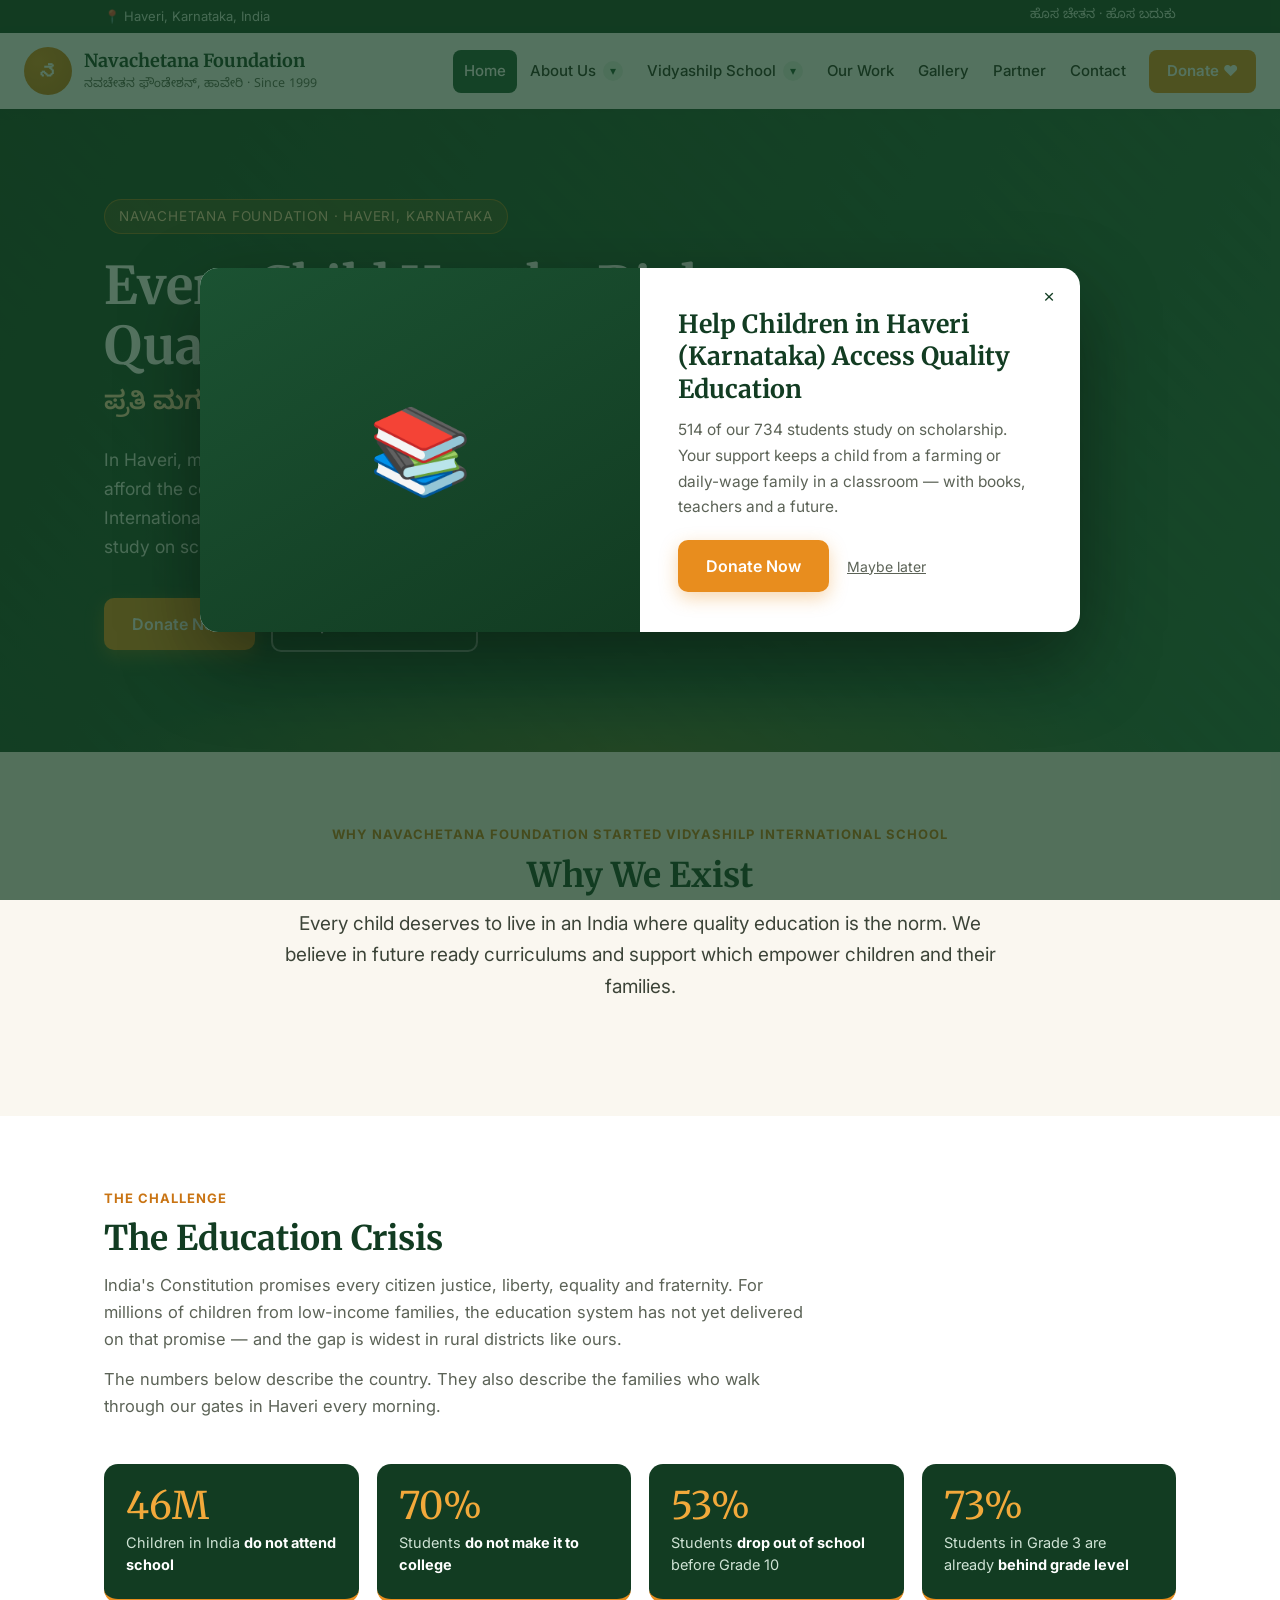
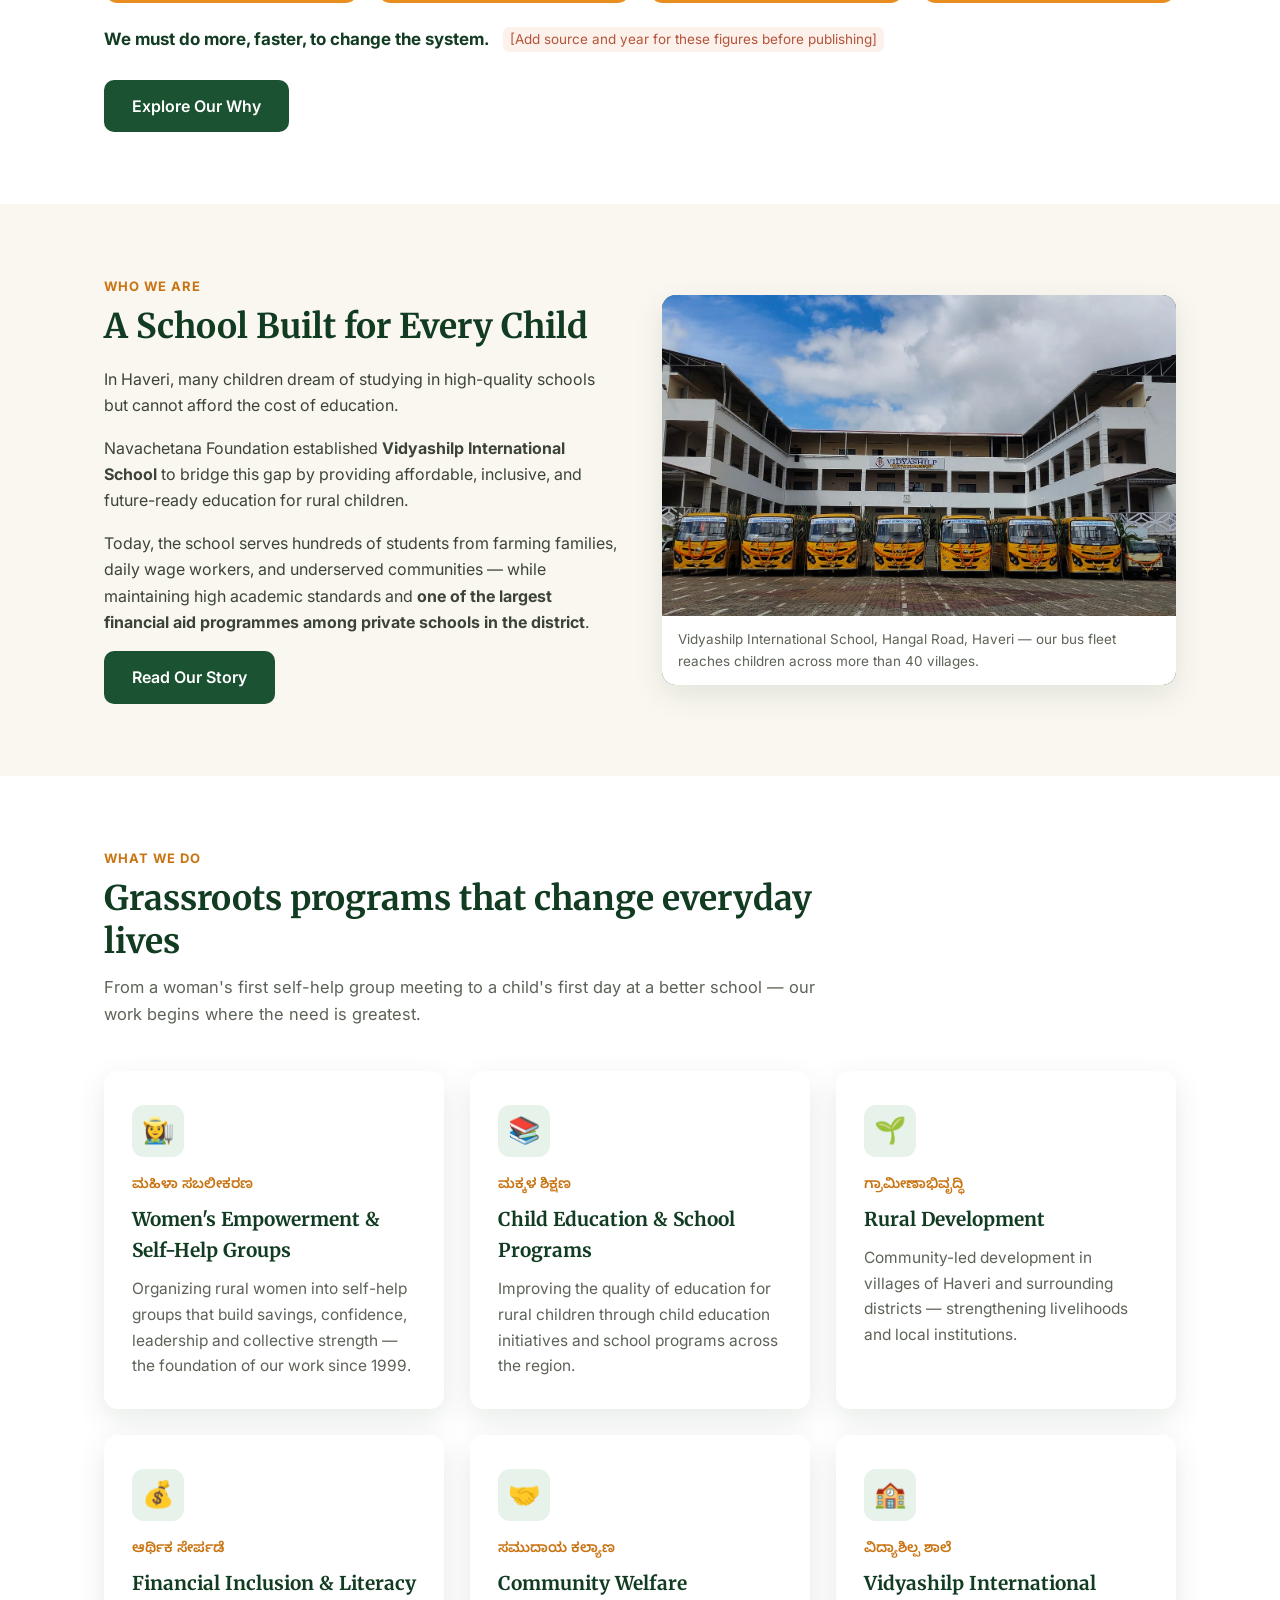
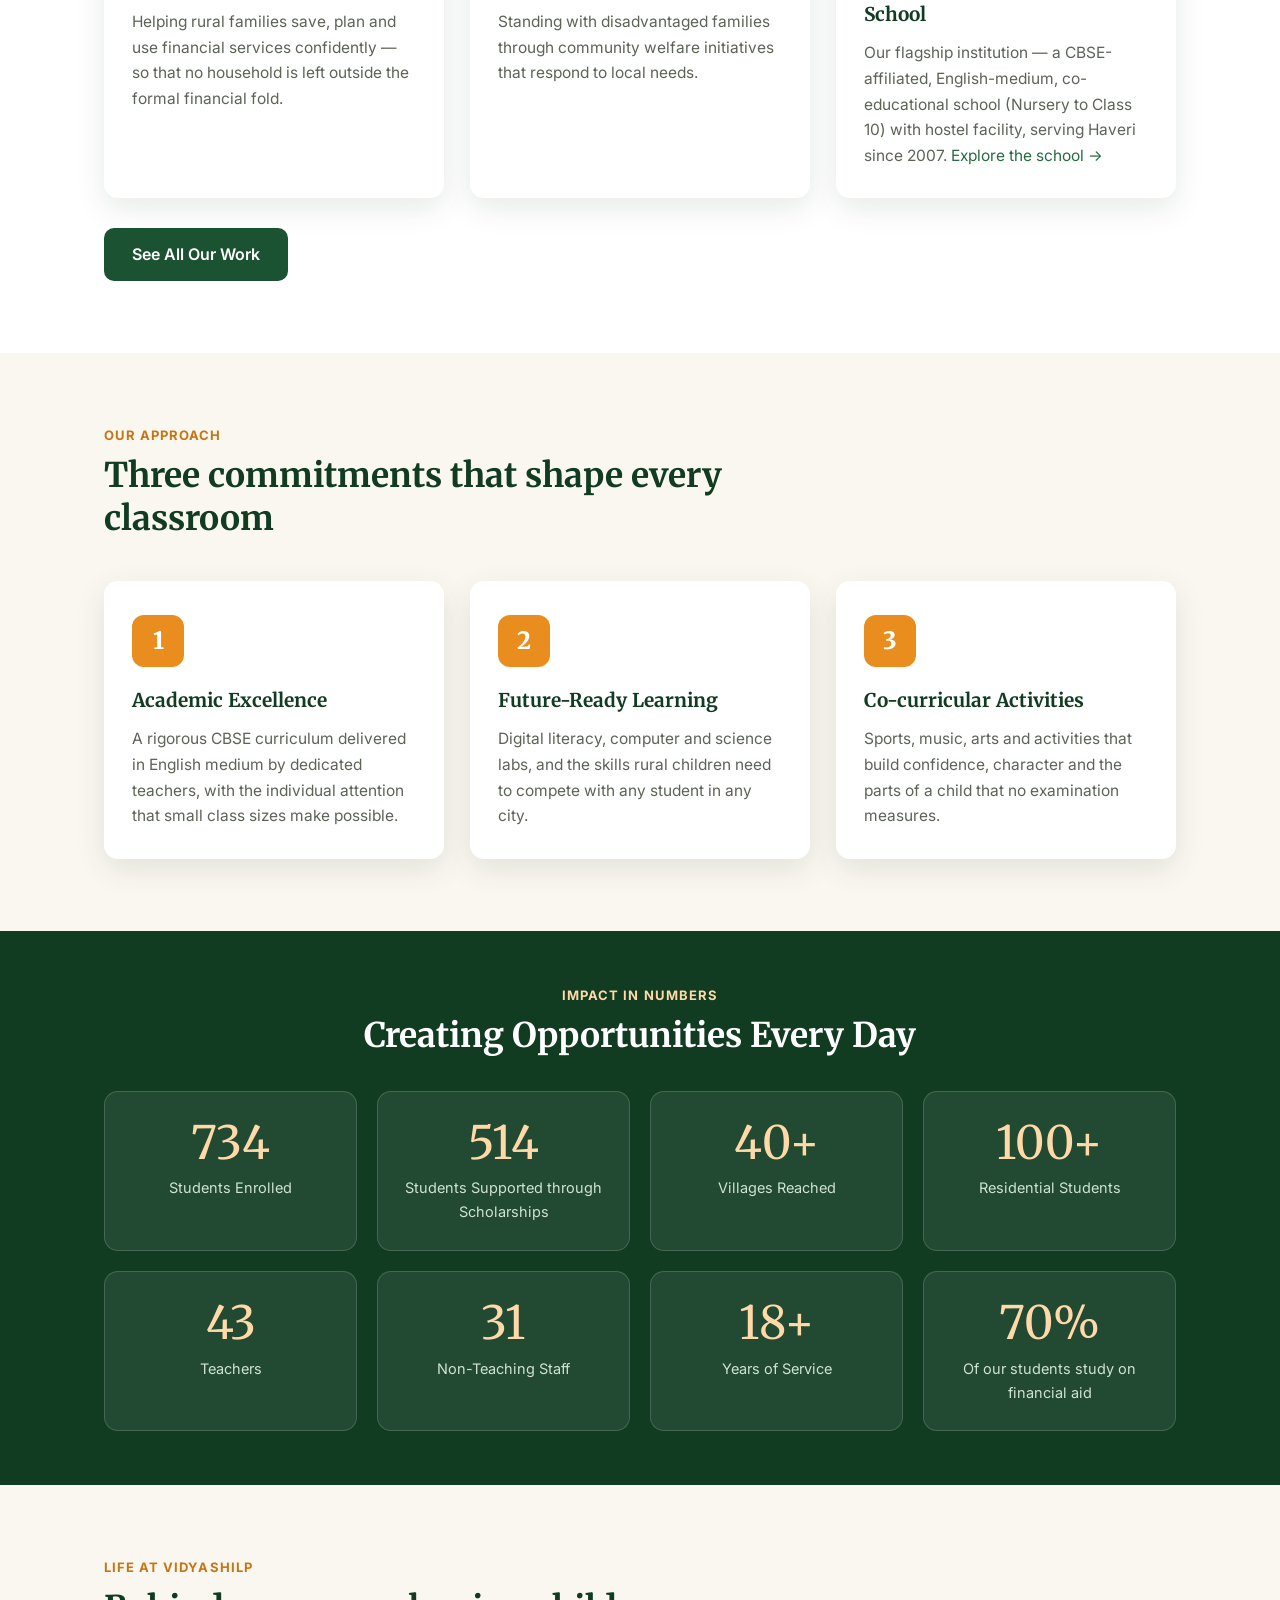
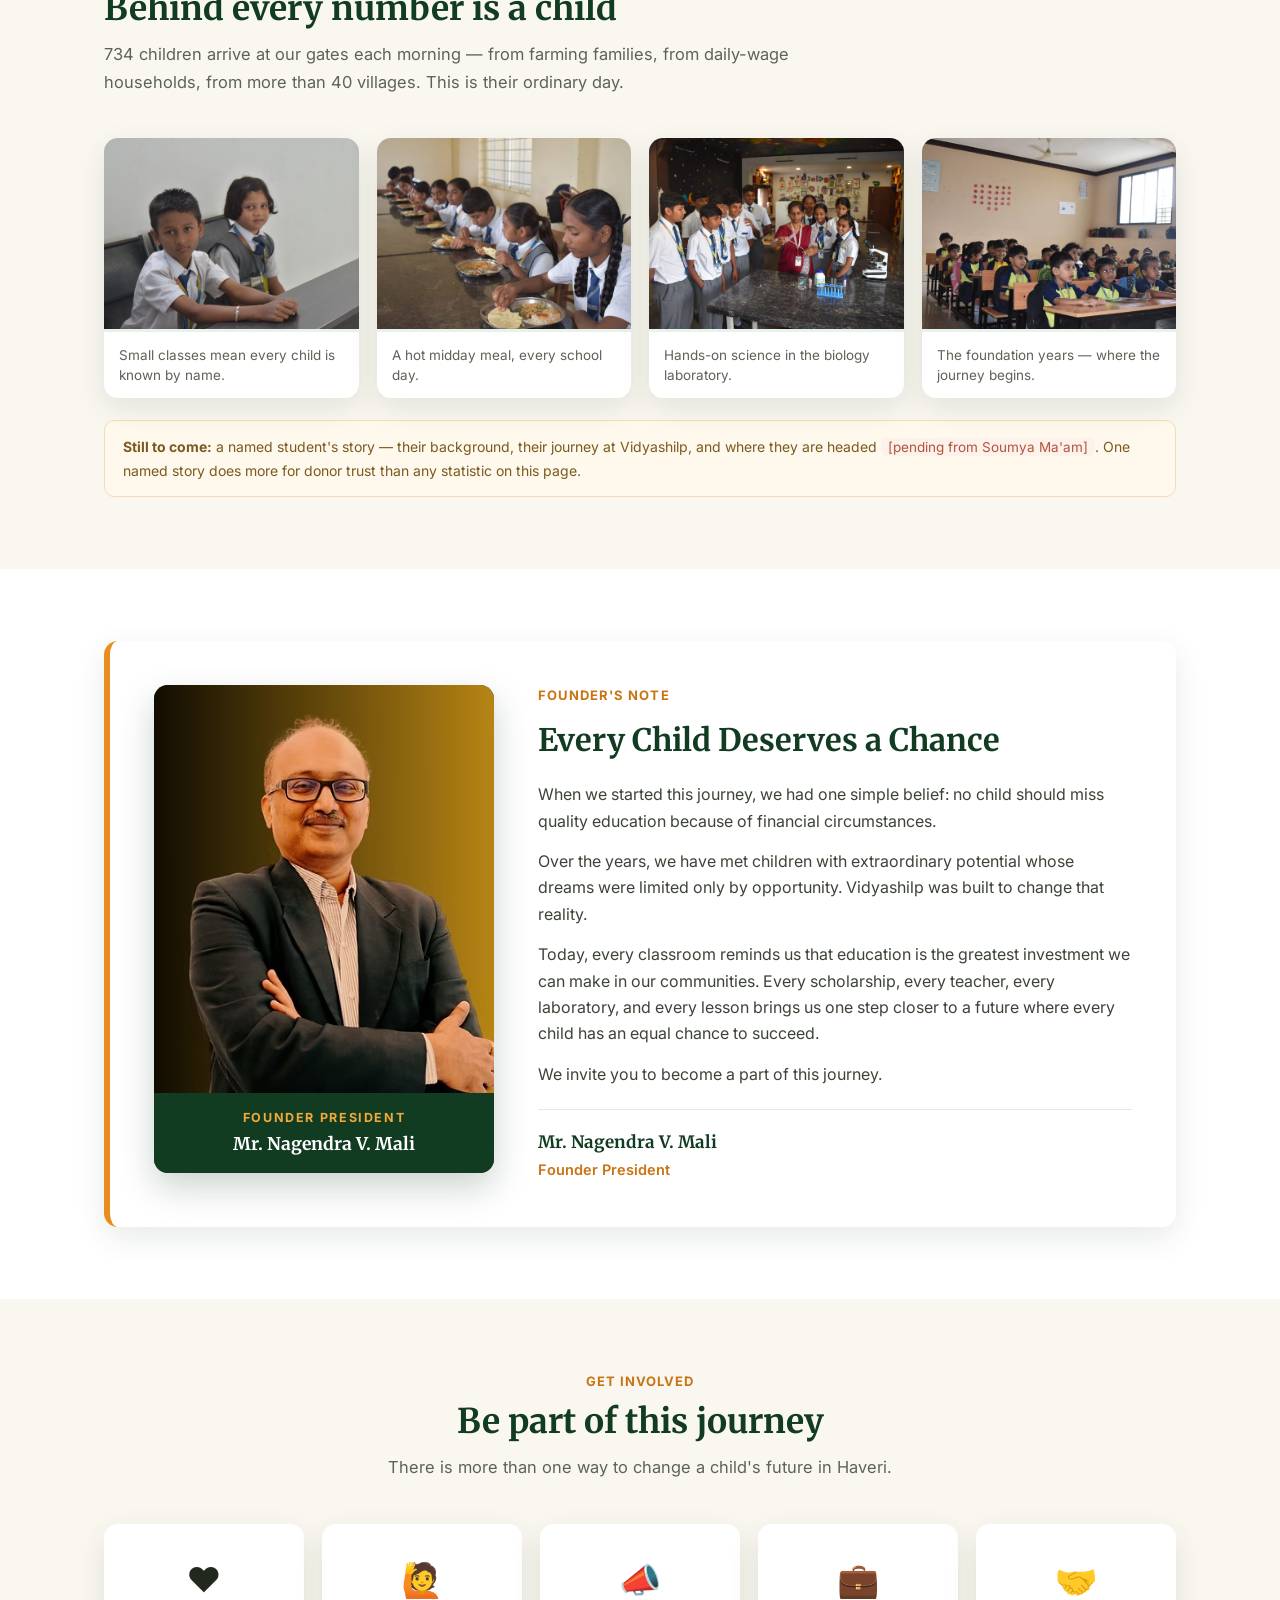
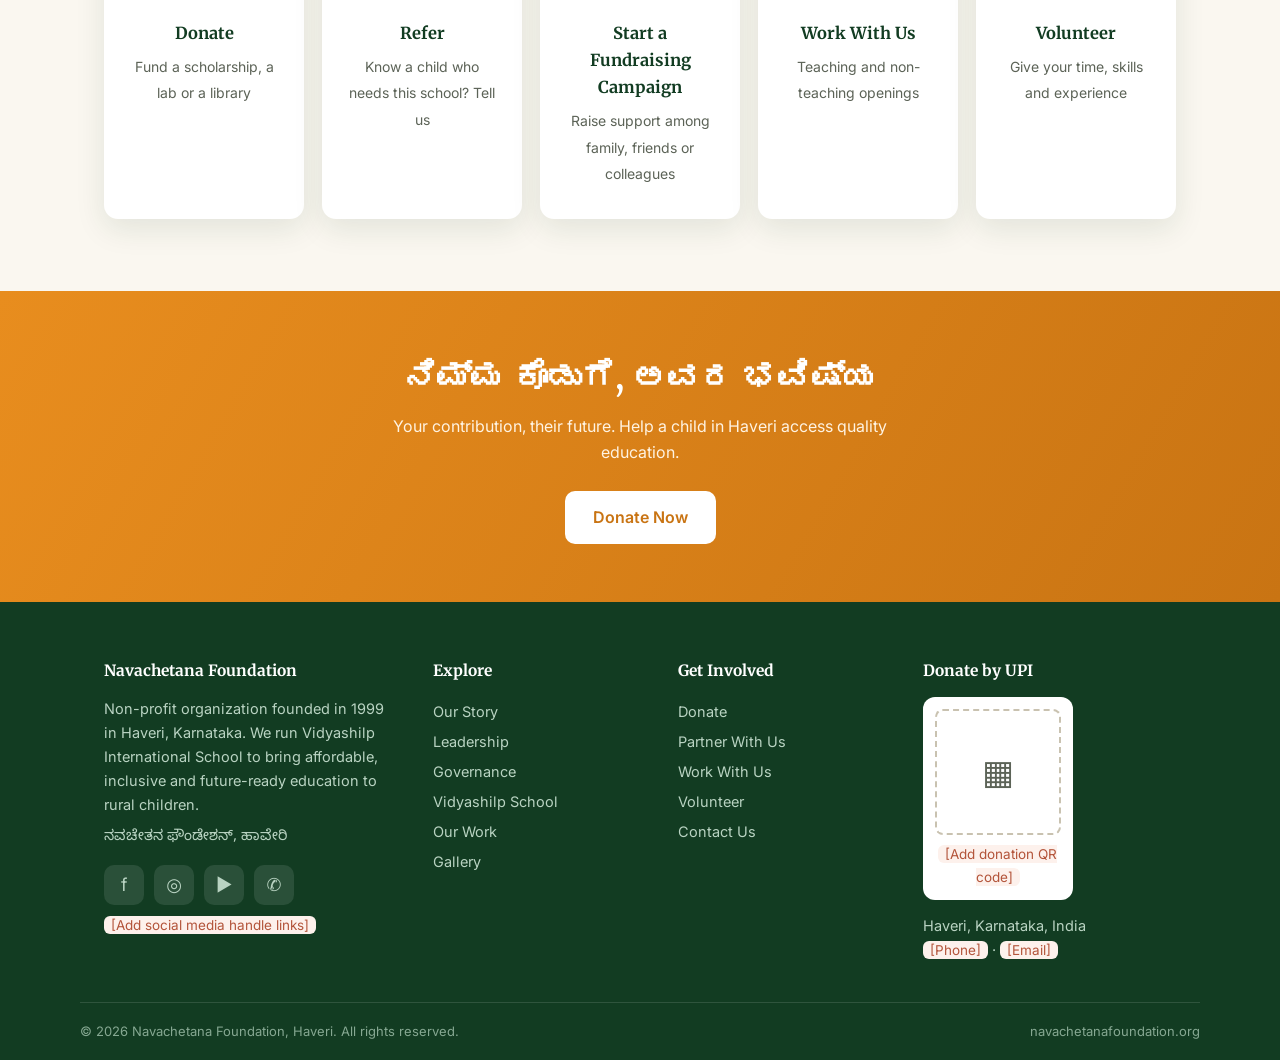
<file: index.html>
<!DOCTYPE html>
<html lang="en">

<head>
  <meta charset="UTF-8">
  <meta name="viewport" content="width=device-width, initial-scale=1.0">
  <title>Navachetana Foundation, Haveri — Every Child Has the Right to Quality Education</title>
  <meta name="description"
    content="Navachetana Foundation, Haveri, Karnataka runs Vidyashilp International School — affordable, inclusive, future-ready education for rural children. 734 students, 514 on scholarship, 40+ villages reached.">
  <link rel="stylesheet" href="styles.css">
</head>

<body>

  <!-- ==================== ENTRY POP-UP ==================== -->
  <div class="popup-overlay" id="entry-popup" role="dialog" aria-modal="true" aria-labelledby="popup-title">
    <div class="popup-card">
      <button class="popup-close" data-popup-close aria-label="Close">&times;</button>
      <div class="popup-visual">📚</div>
      <div class="popup-body">
        <h2 id="popup-title">Help Children in Haveri (Karnataka) Access Quality Education</h2>
        <p>514 of our 734 students study on scholarship. Your support keeps a child from a
          farming or daily-wage family in a classroom — with books, teachers and a future.</p>
        <a class="btn btn-primary" href="donate.html">Donate Now</a>
        <button class="popup-later" data-popup-close>Maybe later</button>
      </div>
    </div>
  </div>

  <div class="topbar">
    <div class="container">
      <span>📍 Haveri, Karnataka, India</span>
      <span class="kn">ಹೊಸ ಚೇತನ · ಹೊಸ ಬದುಕು</span>
    </div>
  </div>

  <header class="site-header">
    <div class="nav-wrap">
      <a class="brand" href="index.html">
        <div class="brand-mark">ನ</div>
        <div class="brand-name">
          <strong>Navachetana Foundation</strong>
          <span class="kn">ನವಚೇತನ ಫೌಂಡೇಶನ್, ಹಾವೇರಿ · Since 1999</span>
        </div>
      </a>
      <button class="nav-toggle" aria-label="Toggle menu" aria-expanded="false">&#9776;</button>
      <nav class="main-nav">
        <a href="index.html" class="active">Home</a>
        <div class="nav-item">
          <a href="about.html">About Us <span class="caret">&#9662;</span></a>
          <div class="sub-menu">
            <a href="about.html">Our Story</a>
            <a href="leadership.html">Leadership</a>
            <a href="governance.html">Governance</a>
          </div>
        </div>
        <div class="nav-item">
          <a href="school.html">Vidyashilp School <span class="caret">&#9662;</span></a>
          <div class="sub-menu">
            <a href="school.html">School Overview</a>
            <a href="academics.html">Academic Excellence</a>
            <a href="future-ready.html">Future Ready Learning</a>
            <a href="beyond-academics.html">Beyond Academics</a>
            <a href="hostel-transport.html">Hostel &amp; Transport</a>
          </div>
        </div>
        <a href="programs.html">Our Work</a>
        <a href="gallery.html">Gallery</a>
        <a href="partner.html">Partner</a>
        <a href="contact.html">Contact</a>
        <a href="donate.html" class="donate-btn">Donate &hearts;</a>
      </nav>
    </div>
  </header>

  <!-- ==================== HERO ==================== -->
  <section class="hero">
    <div class="container">
      <span class="kicker">Navachetana Foundation · Haveri, Karnataka</span>
      <h1>Every Child Has the Right to Quality Education.</h1>
      <div class="kn-tagline kn">ಪ್ರತಿ ಮಗುವಿಗೂ ಗುಣಮಟ್ಟದ ಶಿಕ್ಷಣದ ಹಕ್ಕಿದೆ</div>
      <p class="lead">
        In Haveri, many children dream of studying in high-quality schools but cannot afford
        the cost of education. Navachetana Foundation established Vidyashilp International
        School to change that — and today 514 of our 734 students study on scholarship.
      </p>
      <a class="btn btn-primary" href="donate.html">Donate Now</a>
      <a class="btn btn-ghost" href="school.html">Explore Our School</a>
    </div>
  </section>

  <!-- ==================== WHY WE EXIST ==================== -->
  <section class="block">
    <div class="container">
      <div class="section-head center" style="text-align:center;">
        <div class="eyebrow">Why Navachetana Foundation started Vidyashilp International School</div>
        <h2>Why We Exist</h2>
        <p style="font-size:19px; color:#3c4438;">
          Every child deserves to live in an India where quality education is the norm.
          We believe in future ready curriculums and support which empower children
          and their families.
        </p>
      </div>
    </div>
  </section>

  <!-- ==================== THE EDUCATION CRISIS ==================== -->
  <section class="block alt">
    <div class="container">
      <div class="section-head">
        <div class="eyebrow">The Challenge</div>
        <h2>The Education Crisis</h2>
        <p>India's Constitution promises every citizen justice, liberty, equality and
        fraternity. For millions of children from low-income families, the education system
        has not yet delivered on that promise — and the gap is widest in rural districts
        like ours.</p>
        <p style="margin-top:12px;">The numbers below describe the country. They also
        describe the families who walk through our gates in Haveri every morning.</p>
      </div>

      <div class="stat-cards">
        <div class="stat-card">
          <div class="n">46M</div>
          <p>Children in India <strong>do not attend school</strong></p>
        </div>
        <div class="stat-card">
          <div class="n">70%</div>
          <p>Students <strong>do not make it to college</strong></p>
        </div>
        <div class="stat-card">
          <div class="n">53%</div>
          <p>Students <strong>drop out of school</strong> before Grade 10</p>
        </div>
        <div class="stat-card">
          <div class="n">73%</div>
          <p>Students in Grade 3 are already <strong>behind grade level</strong></p>
        </div>
      </div>

      <div class="stat-footnote">
        <strong>We must do more, faster, to change the system.</strong>
        <span class="placeholder">[Add source and year for these figures before publishing]</span>
      </div>

      <p style="margin-top:26px;"><a class="btn btn-green" href="about.html">Explore Our Why</a></p>
    </div>
  </section>

  <!-- ==================== WHO WE ARE ==================== -->
  <section class="block">
    <div class="container two-col">
      <div class="prose">
        <div class="section-head" style="margin-bottom:18px;">
          <div class="eyebrow">Who We Are</div>
          <h2>A School Built for Every Child</h2>
        </div>
        <p>In Haveri, many children dream of studying in high-quality schools but cannot
          afford the cost of education.</p>
        <p>Navachetana Foundation established <strong>Vidyashilp International School</strong>
          to bridge this gap by providing affordable, inclusive, and future-ready education for
          rural children.</p>
        <p>Today, the school serves hundreds of students from farming families, daily wage
          workers, and underserved communities — while maintaining high academic standards and
          <strong>one of the largest financial aid programmes among private schools in the
            district</strong>.
        </p>
        <a class="btn btn-green" href="about.html">Read Our Story</a>
      </div>
      <figure class="media-frame natural">
        <img src="images/campus.jpg"
          alt="The Vidyashilp International School campus at Haveri, with the school bus fleet lined up in front of the main building">
        <figcaption>Vidyashilp International School, Hangal Road, Haveri — our bus fleet reaches
          children across more than 40 villages.</figcaption>
      </figure>
    </div>
  </section>

  <!-- ==================== WHAT WE DO ==================== -->
  <section class="block alt">
    <div class="container">
      <div class="section-head">
        <div class="eyebrow">What We Do</div>
        <h2>Grassroots programs that change everyday lives</h2>
        <p>From a woman's first self-help group meeting to a child's first day at a better school —
          our work begins where the need is greatest.</p>
      </div>
      <div class="grid cols-3">
        <div class="card">
          <div class="icon">👩‍🌾</div>
          <span class="kn-sub kn">ಮಹಿಳಾ ಸಬಲೀಕರಣ</span>
          <h3>Women's Empowerment &amp; Self-Help Groups</h3>
          <p>Organizing rural women into self-help groups that build savings, confidence,
            leadership and collective strength — the foundation of our work since 1999.</p>
        </div>
        <div class="card">
          <div class="icon">📚</div>
          <span class="kn-sub kn">ಮಕ್ಕಳ ಶಿಕ್ಷಣ</span>
          <h3>Child Education &amp; School Programs</h3>
          <p>Improving the quality of education for rural children through child education
            initiatives and school programs across the region.</p>
        </div>
        <div class="card">
          <div class="icon">🌱</div>
          <span class="kn-sub kn">ಗ್ರಾಮೀಣಾಭಿವೃದ್ಧಿ</span>
          <h3>Rural Development</h3>
          <p>Community-led development in villages of Haveri and surrounding districts —
            strengthening livelihoods and local institutions.</p>
        </div>
        <div class="card">
          <div class="icon">💰</div>
          <span class="kn-sub kn">ಆರ್ಥಿಕ ಸೇರ್ಪಡೆ</span>
          <h3>Financial Inclusion &amp; Literacy</h3>
          <p>Helping rural families save, plan and use financial services confidently —
            so that no household is left outside the formal financial fold.</p>
        </div>
        <div class="card">
          <div class="icon">🤝</div>
          <span class="kn-sub kn">ಸಮುದಾಯ ಕಲ್ಯಾಣ</span>
          <h3>Community Welfare</h3>
          <p>Standing with disadvantaged families through community welfare initiatives
            that respond to local needs.</p>
        </div>
        <div class="card">
          <div class="icon">🏫</div>
          <span class="kn-sub kn">ವಿದ್ಯಾಶಿಲ್ಪ ಶಾಲೆ</span>
          <h3>Vidyashilp International School</h3>
          <p>Our flagship institution — a CBSE-affiliated, English-medium, co-educational
            school (Nursery to Class 10) with hostel facility, serving Haveri since 2007.
            <a href="school.html">Explore the school →</a>
          </p>
        </div>
      </div>
      <p style="margin-top:30px;"><a class="btn btn-green" href="programs.html">See All Our Work</a></p>
    </div>
  </section>

  <!-- ==================== OUR APPROACH ==================== -->
  <section class="block">
    <div class="container">
      <div class="section-head">
        <div class="eyebrow">Our Approach</div>
        <h2>Three commitments that shape every classroom</h2>
      </div>
      <div class="grid cols-3">
        <a class="card" href="academics.html" style="text-decoration:none;">
          <div class="step-num">1</div>
          <h3>Academic Excellence</h3>
          <p>A rigorous CBSE curriculum delivered in English medium by dedicated teachers,
            with the individual attention that small class sizes make possible.</p>
        </a>
        <a class="card" href="future-ready.html" style="text-decoration:none;">
          <div class="step-num">2</div>
          <h3>Future-Ready Learning</h3>
          <p>Digital literacy, computer and science labs, and the skills rural children need
            to compete with any student in any city.</p>
        </a>
        <a class="card" href="beyond-academics.html" style="text-decoration:none;">
          <div class="step-num">3</div>
          <h3>Co-curricular Activities</h3>
          <p>Sports, music, arts and activities that build confidence, character and the
            parts of a child that no examination measures.</p>
        </a>
      </div>
    </div>
  </section>

  <!-- ==================== IMPACT IN NUMBERS ==================== -->
  <section class="stats-band">
    <div class="container">
      <div class="section-head center" style="text-align:center; margin-bottom:34px;">
        <div class="eyebrow" style="color:#ffd9a8;">Impact in Numbers</div>
        <h2 style="color:#fff;">Creating Opportunities Every Day</h2>
      </div>
      <div class="impact-grid">
        <div class="impact-item">
          <div class="num">734</div>
          <div class="label">Students Enrolled</div>
        </div>
        <div class="impact-item">
          <div class="num">514</div>
          <div class="label">Students Supported through Scholarships</div>
        </div>
        <div class="impact-item">
          <div class="num">40+</div>
          <div class="label">Villages Reached</div>
        </div>
        <div class="impact-item">
          <div class="num">100+</div>
          <div class="label">Residential Students</div>
        </div>
        <div class="impact-item">
          <div class="num">43</div>
          <div class="label">Teachers</div>
        </div>
        <div class="impact-item">
          <div class="num">31</div>
          <div class="label">Non-Teaching Staff</div>
        </div>
        <div class="impact-item">
          <div class="num">18+</div>
          <div class="label">Years of Service</div>
        </div>
        <div class="impact-item">
          <div class="num">70%</div>
          <div class="label">Of our students study on financial aid</div>
        </div>
      </div>
    </div>
  </section>

  <!-- ==================== STUDENT STORY ==================== -->
  <section class="block">
    <div class="container">
      <div class="section-head">
        <div class="eyebrow">Life at Vidyashilp</div>
        <h2>Behind every number is a child</h2>
        <p>734 children arrive at our gates each morning — from farming families, from
          daily-wage households, from more than 40 villages. This is their ordinary day.</p>
      </div>
      <div class="photo-row">
        <figure>
          <img src="images/student-story-1.jpg"
            alt="Two Vidyashilp students in school uniform seated at a desk in class">
          <figcaption>Small classes mean every child is known by name.</figcaption>
        </figure>
        <figure>
          <img src="images/student-story-2.jpg"
            alt="Vidyashilp students eating a midday meal of rice, dal and papad from steel plates at a long dining table">
          <figcaption>A hot midday meal, every school day.</figcaption>
        </figure>
        <figure>
          <img src="images/student-story-3.jpg"
            alt="A teacher demonstrating an experiment to students gathered around a bench in the Vidyashilp biology laboratory">
          <figcaption>Hands-on science in the biology laboratory.</figcaption>
        </figure>
        <figure>
          <img src="images/student-story-4.jpg"
            alt="Young children in navy and yellow uniforms seated at desks in a Vidyashilp kindergarten classroom">
          <figcaption>The foundation years — where the journey begins.</figcaption>
        </figure>
      </div>
      <div class="note">
        <strong>Still to come:</strong> a named student's story — their background, their
        journey at Vidyashilp, and where they are headed
        <span class="placeholder">[pending from Soumya Ma'am]</span>. One named story does more
        for donor trust than any statistic on this page.
      </div>
    </div>
  </section>

  <!-- ==================== FOUNDER'S NOTE ==================== -->
  <section class="block alt">
    <div class="container">
      <div class="founder-note">
        <figure class="founder-photo">
          <picture>
            <source srcset="images/directorImg2.avif" type="image/avif">
            <img src="images/founder.jpg" alt="Mr. Nagendra V. Mali, Founder President of Navachetana Foundation"
              width="462" height="462" loading="lazy">
          </picture>
          <figcaption>
            <span class="role">Founder President</span>
            <strong>Mr. Nagendra V. Mali</strong>
          </figcaption>
        </figure>
        <div>
          <div class="eyebrow"
            style="color:var(--saffron-dark); font-weight:700; text-transform:uppercase; letter-spacing:.08em; font-size:13px; margin-bottom:8px;">
            Founder's Note</div>
          <h2>Every Child Deserves a Chance</h2>
          <p>When we started this journey, we had one simple belief: no child should miss
            quality education because of financial circumstances.</p>
          <p>Over the years, we have met children with extraordinary potential whose dreams
            were limited only by opportunity. Vidyashilp was built to change that reality.</p>
          <p>Today, every classroom reminds us that education is the greatest investment we
            can make in our communities. Every scholarship, every teacher, every laboratory,
            and every lesson brings us one step closer to a future where every child has an
            equal chance to succeed.</p>
          <p>We invite you to become a part of this journey.</p>
          <div class="founder-sign">
            <strong>Mr. Nagendra V. Mali</strong>
            <span>Founder President</span>
          </div>
        </div>
      </div>
    </div>
  </section>

  <!-- ==================== GET INVOLVED ==================== -->
  <section class="block">
    <div class="container">
      <div class="section-head center" style="text-align:center;">
        <div class="eyebrow">Get Involved</div>
        <h2>Be part of this journey</h2>
        <p>There is more than one way to change a child's future in Haveri.</p>
      </div>
      <div class="involve-grid">
        <a class="involve-card" href="donate.html">
          <div class="ic">❤️</div>
          <strong>Donate</strong>
          <span>Fund a scholarship, a lab or a library</span>
        </a>
        <a class="involve-card" href="contact.html">
          <div class="ic">🙋</div>
          <strong>Refer</strong>
          <span>Know a child who needs this school? Tell us</span>
        </a>
        <a class="involve-card" href="partner.html">
          <div class="ic">📣</div>
          <strong>Start a Fundraising Campaign</strong>
          <span>Raise support among family, friends or colleagues</span>
        </a>
        <a class="involve-card" href="partner.html">
          <div class="ic">💼</div>
          <strong>Work With Us</strong>
          <span>Teaching and non-teaching openings</span>
        </a>
        <a class="involve-card" href="contact.html">
          <div class="ic">🤝</div>
          <strong>Volunteer</strong>
          <span>Give your time, skills and experience</span>
        </a>
      </div>
    </div>
  </section>

  <!-- ==================== CTA ==================== -->
  <section class="cta-band">
    <div class="container">
      <h2 class="kn">ನಿಮ್ಮ ಕೊಡುಗೆ, ಅವರ ಭವಿಷ್ಯ</h2>
      <p>Your contribution, their future. Help a child in Haveri access quality education.</p>
      <a class="btn" href="donate.html">Donate Now</a>
    </div>
  </section>

  <!-- ==================== FOOTER ==================== -->
  <footer class="site-footer">
    <div class="container">
      <div class="footer-grid">
        <div>
          <h4>Navachetana Foundation</h4>
          <p>Non-profit organization founded in 1999 in Haveri, Karnataka. We run Vidyashilp
            International School to bring affordable, inclusive and future-ready education to
            rural children.</p>
          <p class="kn" style="margin-top:10px;">ನವಚೇತನ ಫೌಂಡೇಶನ್, ಹಾವೇರಿ</p>
          <div class="social-row">
            <a href="#" aria-label="Facebook" title="Facebook">f</a>
            <a href="#" aria-label="Instagram" title="Instagram">◎</a>
            <a href="#" aria-label="YouTube" title="YouTube">▶</a>
            <a href="#" aria-label="WhatsApp" title="WhatsApp">✆</a>
          </div>
          <p style="margin-top:8px;"><span class="placeholder">[Add social media handle links]</span></p>
        </div>
        <div>
          <h4>Explore</h4>
          <a href="about.html">Our Story</a>
          <a href="leadership.html">Leadership</a>
          <a href="governance.html">Governance</a>
          <a href="school.html">Vidyashilp School</a>
          <a href="programs.html">Our Work</a>
          <a href="gallery.html">Gallery</a>
        </div>
        <div>
          <h4>Get Involved</h4>
          <a href="donate.html">Donate</a>
          <a href="partner.html">Partner With Us</a>
          <a href="partner.html">Work With Us</a>
          <a href="contact.html">Volunteer</a>
          <a href="contact.html">Contact Us</a>
        </div>
        <div>
          <h4>Donate by UPI</h4>
          <div class="qr-box">
            <div class="qr-slot">▦</div>
            <span class="placeholder">[Add donation QR code]</span>
          </div>
          <p style="margin-top:14px;">Haveri, Karnataka, India<br>
            <span class="placeholder">[Phone]</span> · <span class="placeholder">[Email]</span>
          </p>
        </div>
      </div>
    </div>
    <div class="container footer-bottom">
      <span>© 2026 Navachetana Foundation, Haveri. All rights reserved.</span>
      <span>navachetanafoundation.org</span>
    </div>
  </footer>

  <script src="script.js"></script>
</body>

</html>
</file>
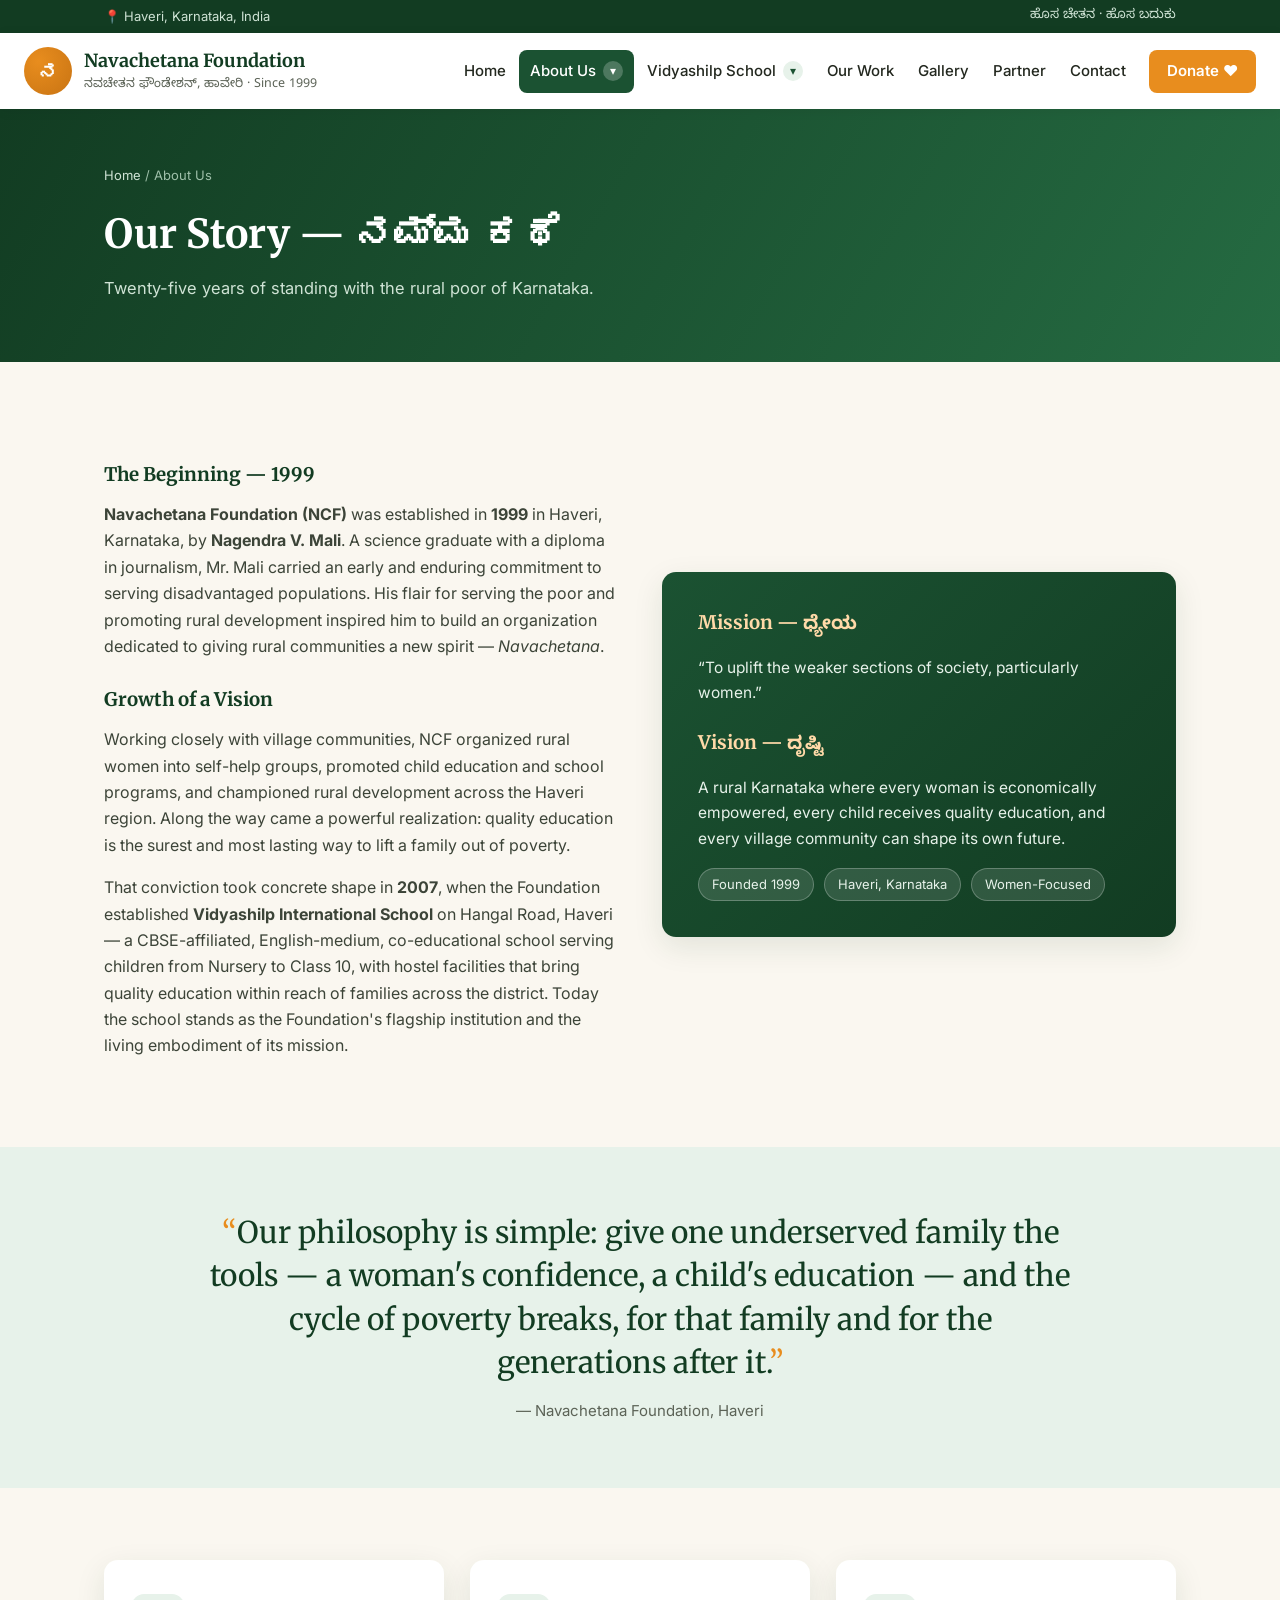
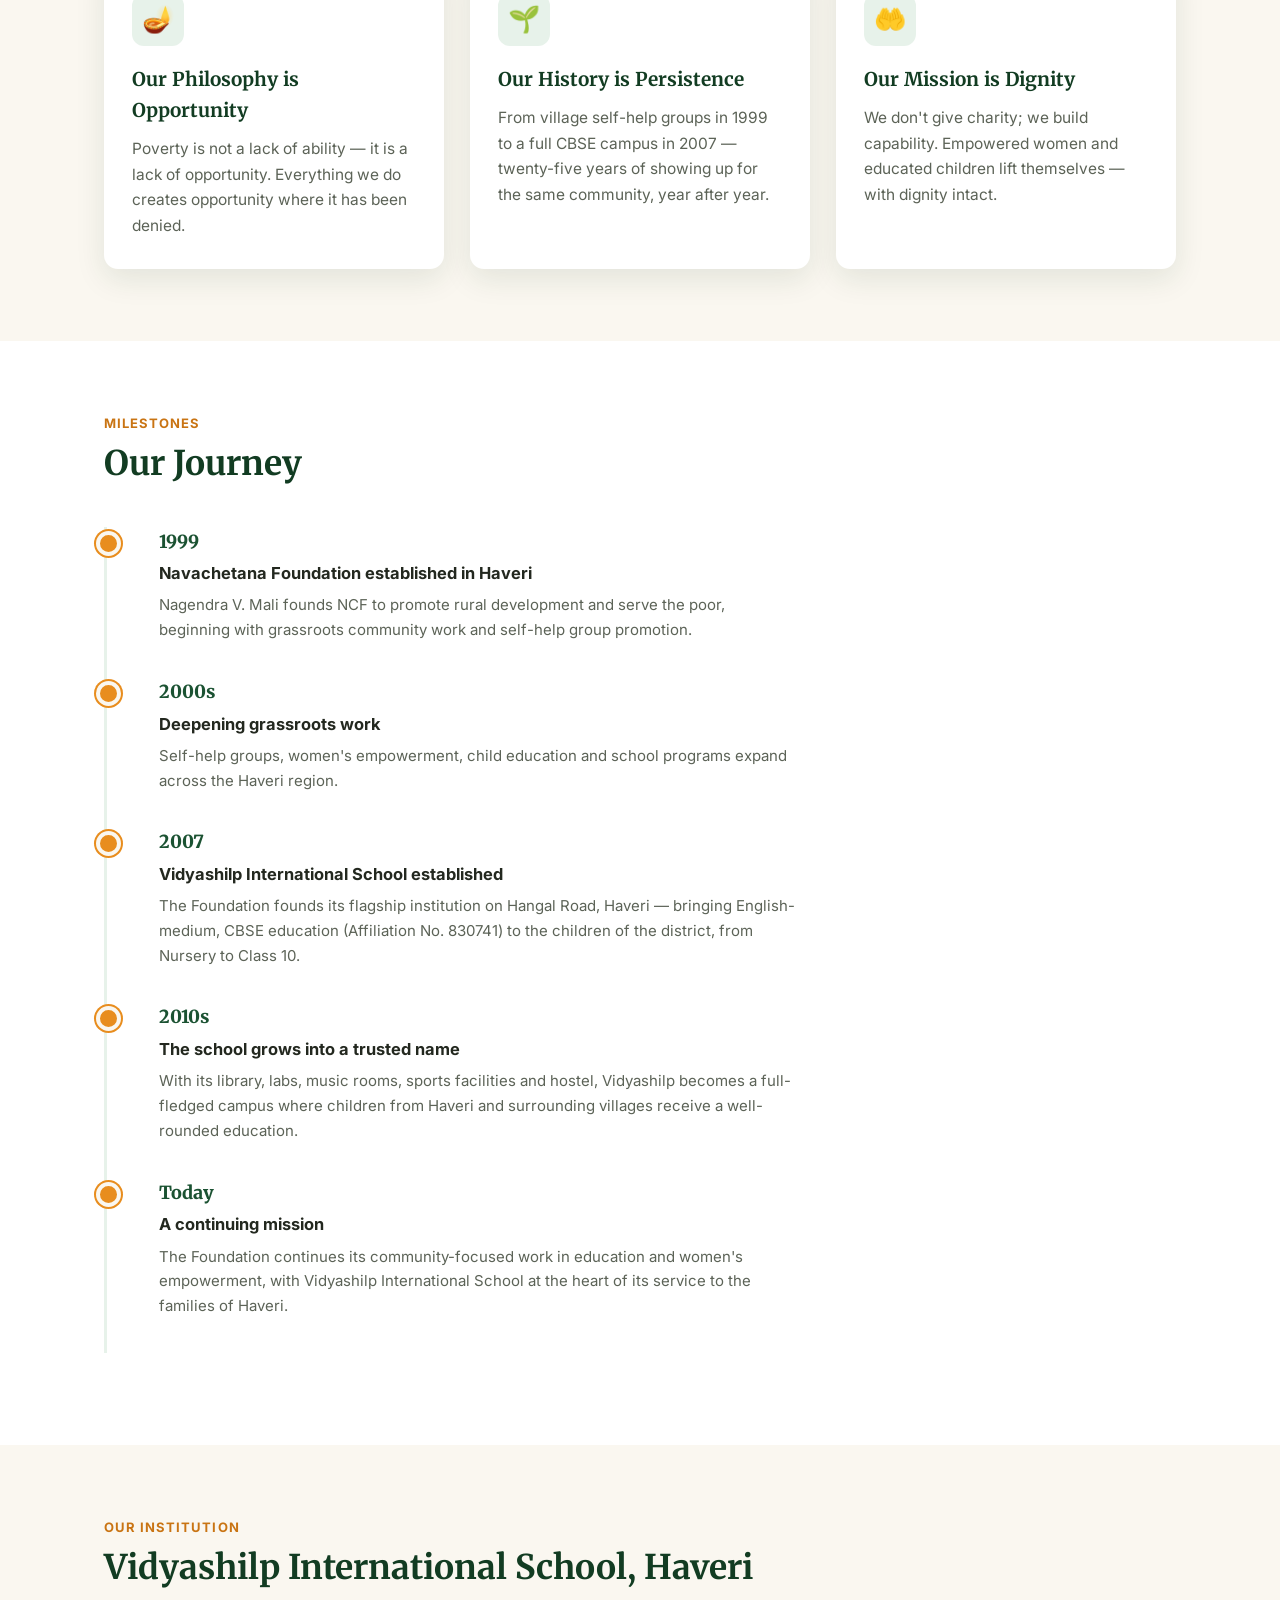
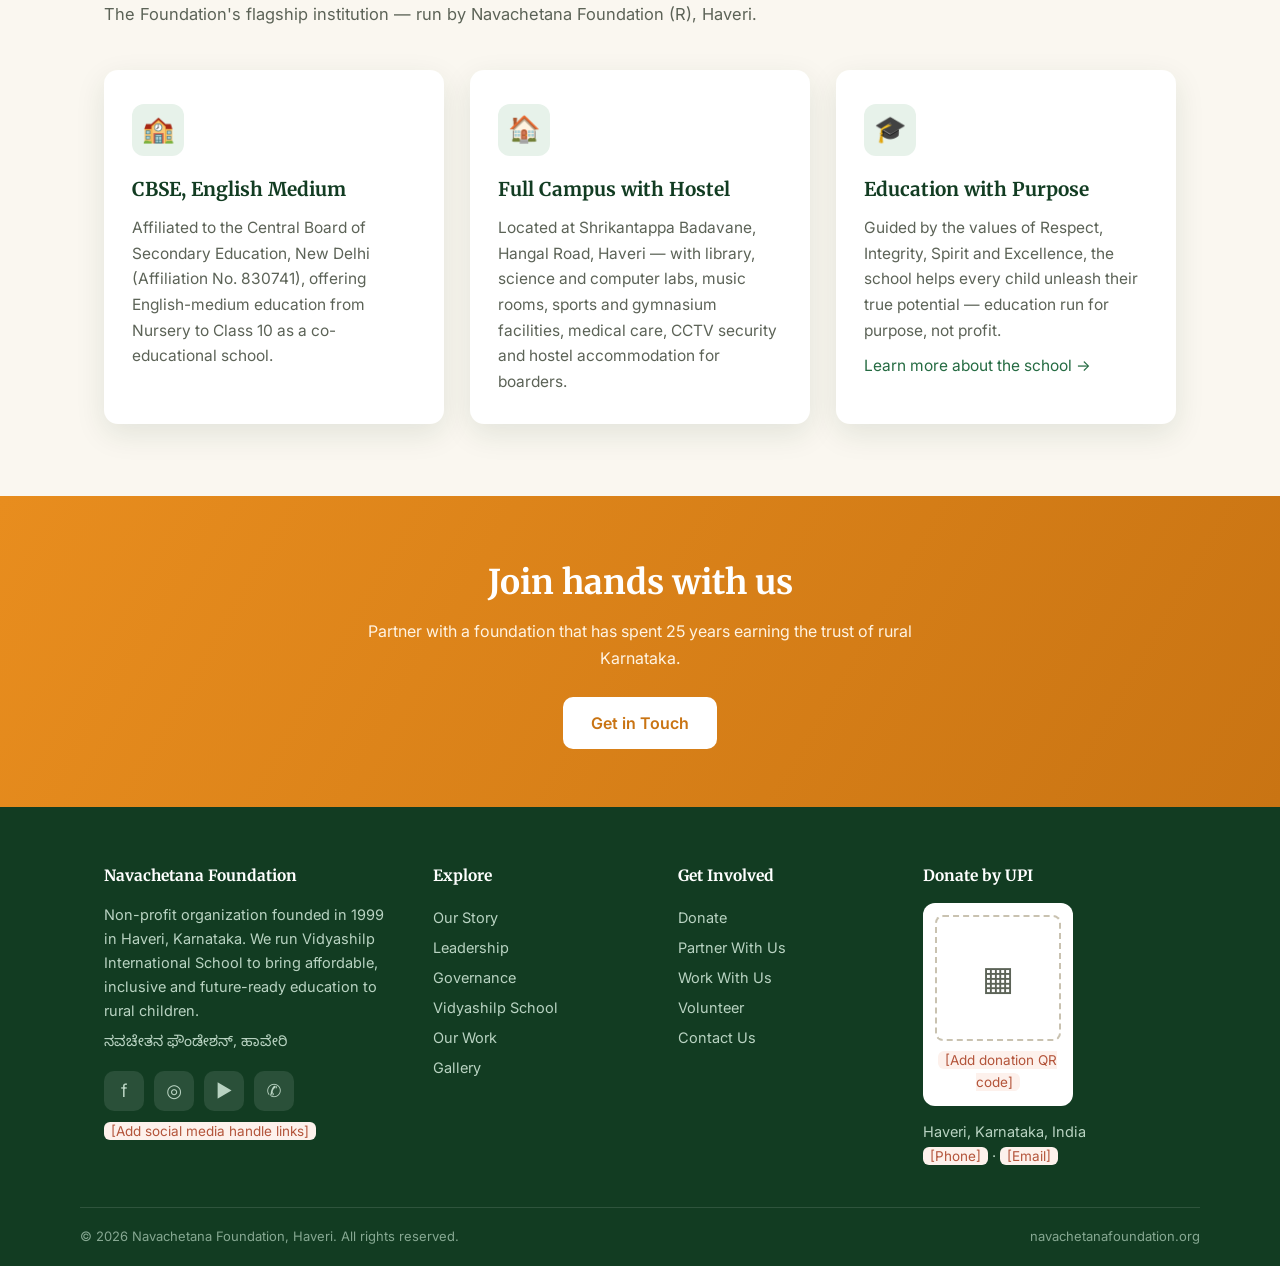
<file: about.html>
<!DOCTYPE html>
<html lang="en">
<head>
<meta charset="UTF-8">
<meta name="viewport" content="width=device-width, initial-scale=1.0">
<title>About Us — Navachetana Foundation, Haveri</title>
<meta name="description" content="The story of Navachetana Foundation — founded in 1999 by Nagendra V. Mali in Haveri, Karnataka, to uplift weaker sections of society through rural development, self-help groups and education.">
<link rel="stylesheet" href="styles.css">
</head>
<body>

<div class="topbar">
  <div class="container">
    <span>📍 Haveri, Karnataka, India</span>
    <span class="kn">ಹೊಸ ಚೇತನ · ಹೊಸ ಬದುಕು</span>
  </div>
</div>

<header class="site-header">
  <div class="nav-wrap">
    <a class="brand" href="index.html">
      <div class="brand-mark">ನ</div>
      <div class="brand-name">
        <strong>Navachetana Foundation</strong>
        <span class="kn">ನವಚೇತನ ಫೌಂಡೇಶನ್, ಹಾವೇರಿ · Since 1999</span>
      </div>
    </a>
    <button class="nav-toggle" aria-label="Toggle menu" aria-expanded="false">&#9776;</button>
    <nav class="main-nav">
      <a href="index.html">Home</a>
      <div class="nav-item">
        <a href="about.html" class="active">About Us <span class="caret">&#9662;</span></a>
        <div class="sub-menu">
          <a href="about.html" class="active">Our Story</a>
          <a href="leadership.html">Leadership</a>
          <a href="governance.html">Governance</a>
        </div>
      </div>
      <div class="nav-item">
        <a href="school.html">Vidyashilp School <span class="caret">&#9662;</span></a>
        <div class="sub-menu">
          <a href="school.html">School Overview</a>
          <a href="academics.html">Academic Excellence</a>
          <a href="future-ready.html">Future Ready Learning</a>
          <a href="beyond-academics.html">Beyond Academics</a>
          <a href="hostel-transport.html">Hostel &amp; Transport</a>
        </div>
      </div>
      <a href="programs.html">Our Work</a>
      <a href="gallery.html">Gallery</a>
      <a href="partner.html">Partner</a>
      <a href="contact.html">Contact</a>
      <a href="donate.html" class="donate-btn">Donate &hearts;</a>
    </nav>
  </div>
</header>

<section class="page-hero">
  <div class="container">
    <div class="crumbs"><a href="index.html">Home</a> / About Us</div>
    <h1>Our Story — ನಮ್ಮ ಕಥೆ</h1>
    <p>Twenty-five years of standing with the rural poor of Karnataka.</p>
  </div>
</section>

<section class="block">
  <div class="container two-col">
    <div class="prose">
      <h3>The Beginning — 1999</h3>
      <p><strong>Navachetana Foundation (NCF)</strong> was established in <strong>1999</strong> in
      Haveri, Karnataka, by <strong>Nagendra V. Mali</strong>. A science graduate with a diploma
      in journalism, Mr. Mali carried an early and enduring commitment to serving disadvantaged
      populations. His flair for serving the poor and promoting rural development inspired him
      to build an organization dedicated to giving rural communities a new spirit —
      <em>Navachetana</em>.</p>
      <h3>Growth of a Vision</h3>
      <p>Working closely with village communities, NCF organized rural women into self-help
      groups, promoted child education and school programs, and championed rural development
      across the Haveri region. Along the way came a powerful realization: quality education
      is the surest and most lasting way to lift a family out of poverty.</p>
      <p>That conviction took concrete shape in <strong>2007</strong>, when the Foundation
      established <strong>Vidyashilp International School</strong> on Hangal Road, Haveri —
      a CBSE-affiliated, English-medium, co-educational school serving children from Nursery
      to Class 10, with hostel facilities that bring quality education within reach of
      families across the district. Today the school stands as the Foundation's flagship
      institution and the living embodiment of its mission.</p>
    </div>
    <div>
      <div class="highlight-panel">
        <h3>Mission — <span class="kn">ಧ್ಯೇಯ</span></h3>
        <p>“To uplift the weaker sections of society, particularly women.”</p>
        <h3 style="margin-top:22px;">Vision — <span class="kn">ದೃಷ್ಟಿ</span></h3>
        <p>A rural Karnataka where every woman is economically empowered, every child receives
        quality education, and every village community can shape its own future.</p>
        <div class="badge-row">
          <span class="badge">Founded 1999</span>
          <span class="badge">Haveri, Karnataka</span>
          <span class="badge">Women-Focused</span>
        </div>
      </div>
    </div>
  </div>
</section>

<section class="philosophy-band">
  <div class="container">
    <div class="quote">Our philosophy is simple: give one underserved family the tools —
    a woman's confidence, a child's education — and the cycle of poverty breaks,
    for that family and for the generations after it.</div>
    <div class="attribution">— Navachetana Foundation, Haveri</div>
  </div>
</section>

<section class="block">
  <div class="container">
    <div class="grid cols-3">
      <div class="card">
        <div class="icon">🪔</div>
        <h3>Our Philosophy is Opportunity</h3>
        <p>Poverty is not a lack of ability — it is a lack of opportunity. Everything we do
        creates opportunity where it has been denied.</p>
      </div>
      <div class="card">
        <div class="icon">🌱</div>
        <h3>Our History is Persistence</h3>
        <p>From village self-help groups in 1999 to a full CBSE campus in 2007 —
        twenty-five years of showing up for the same community, year after year.</p>
      </div>
      <div class="card">
        <div class="icon">🤲</div>
        <h3>Our Mission is Dignity</h3>
        <p>We don't give charity; we build capability. Empowered women and educated
        children lift themselves — with dignity intact.</p>
      </div>
    </div>
  </div>
</section>

<section class="block alt">
  <div class="container">
    <div class="section-head">
      <div class="eyebrow">Milestones</div>
      <h2>Our Journey</h2>
    </div>
    <div class="timeline">
      <div class="tl-item">
        <div class="year">1999</div>
        <h4>Navachetana Foundation established in Haveri</h4>
        <p>Nagendra V. Mali founds NCF to promote rural development and serve the poor,
        beginning with grassroots community work and self-help group promotion.</p>
      </div>
      <div class="tl-item">
        <div class="year">2000s</div>
        <h4>Deepening grassroots work</h4>
        <p>Self-help groups, women's empowerment, child education and school programs expand
        across the Haveri region.</p>
      </div>
      <div class="tl-item">
        <div class="year">2007</div>
        <h4>Vidyashilp International School established</h4>
        <p>The Foundation founds its flagship institution on Hangal Road, Haveri — bringing
        English-medium, CBSE education (Affiliation No. 830741) to the children of the
        district, from Nursery to Class 10.</p>
      </div>
      <div class="tl-item">
        <div class="year">2010s</div>
        <h4>The school grows into a trusted name</h4>
        <p>With its library, labs, music rooms, sports facilities and hostel, Vidyashilp
        becomes a full-fledged campus where children from Haveri and surrounding villages
        receive a well-rounded education.</p>
      </div>
      <div class="tl-item">
        <div class="year">Today</div>
        <h4>A continuing mission</h4>
        <p>The Foundation continues its community-focused work in education and women's
        empowerment, with Vidyashilp International School at the heart of its service
        to the families of Haveri.</p>
      </div>
    </div>
  </div>
</section>

<section class="block" id="group">
  <div class="container">
    <div class="section-head">
      <div class="eyebrow">Our Institution</div>
      <h2>Vidyashilp International School, Haveri</h2>
      <p>The Foundation's flagship institution — run by Navachetana Foundation (R), Haveri.</p>
    </div>
    <div class="grid cols-3">
      <div class="card">
        <div class="icon">🏫</div>
        <h3>CBSE, English Medium</h3>
        <p>Affiliated to the Central Board of Secondary Education, New Delhi (Affiliation
        No. 830741), offering English-medium education from Nursery to Class 10 as a
        co-educational school.</p>
      </div>
      <div class="card">
        <div class="icon">🏠</div>
        <h3>Full Campus with Hostel</h3>
        <p>Located at Shrikantappa Badavane, Hangal Road, Haveri — with library, science
        and computer labs, music rooms, sports and gymnasium facilities, medical care,
        CCTV security and hostel accommodation for boarders.</p>
      </div>
      <div class="card">
        <div class="icon">🎓</div>
        <h3>Education with Purpose</h3>
        <p>Guided by the values of Respect, Integrity, Spirit and Excellence, the school
        helps every child unleash their true potential — education run for purpose,
        not profit.</p>
        <p style="margin-top:10px;"><a href="school.html">Learn more about the school →</a></p>
      </div>
    </div>
  </div>
</section>

<section class="cta-band">
  <div class="container">
    <h2>Join hands with us</h2>
    <p>Partner with a foundation that has spent 25 years earning the trust of rural Karnataka.</p>
    <a class="btn" href="contact.html">Get in Touch</a>
  </div>
</section>

<footer class="site-footer">
  <div class="container">
    <div class="footer-grid">
      <div>
        <h4>Navachetana Foundation</h4>
        <p>Non-profit organization founded in 1999 in Haveri, Karnataka. We run Vidyashilp
        International School to bring affordable, inclusive and future-ready education to
        rural children.</p>
        <p class="kn" style="margin-top:10px;">ನವಚೇತನ ಫೌಂಡೇಶನ್, ಹಾವೇರಿ</p>
        <div class="social-row">
          <a href="#" aria-label="Facebook" title="Facebook">f</a>
          <a href="#" aria-label="Instagram" title="Instagram">◎</a>
          <a href="#" aria-label="YouTube" title="YouTube">▶</a>
          <a href="#" aria-label="WhatsApp" title="WhatsApp">✆</a>
        </div>
        <p style="margin-top:8px;"><span class="placeholder">[Add social media handle links]</span></p>
      </div>
      <div>
        <h4>Explore</h4>
        <a href="about.html">Our Story</a>
        <a href="leadership.html">Leadership</a>
        <a href="governance.html">Governance</a>
        <a href="school.html">Vidyashilp School</a>
        <a href="programs.html">Our Work</a>
        <a href="gallery.html">Gallery</a>
      </div>
      <div>
        <h4>Get Involved</h4>
        <a href="donate.html">Donate</a>
        <a href="partner.html">Partner With Us</a>
        <a href="partner.html">Work With Us</a>
        <a href="contact.html">Volunteer</a>
        <a href="contact.html">Contact Us</a>
      </div>
      <div>
        <h4>Donate by UPI</h4>
        <div class="qr-box">
          <div class="qr-slot">▦</div>
          <span class="placeholder">[Add donation QR code]</span>
        </div>
        <p style="margin-top:14px;">Haveri, Karnataka, India<br>
        <span class="placeholder">[Phone]</span> · <span class="placeholder">[Email]</span></p>
      </div>
    </div>
  </div>
  <div class="container footer-bottom">
    <span>© 2026 Navachetana Foundation, Haveri. All rights reserved.</span>
    <span>navachetanafoundation.org</span>
  </div>
</footer>

<script src="script.js"></script>
</body>
</html>
</file>
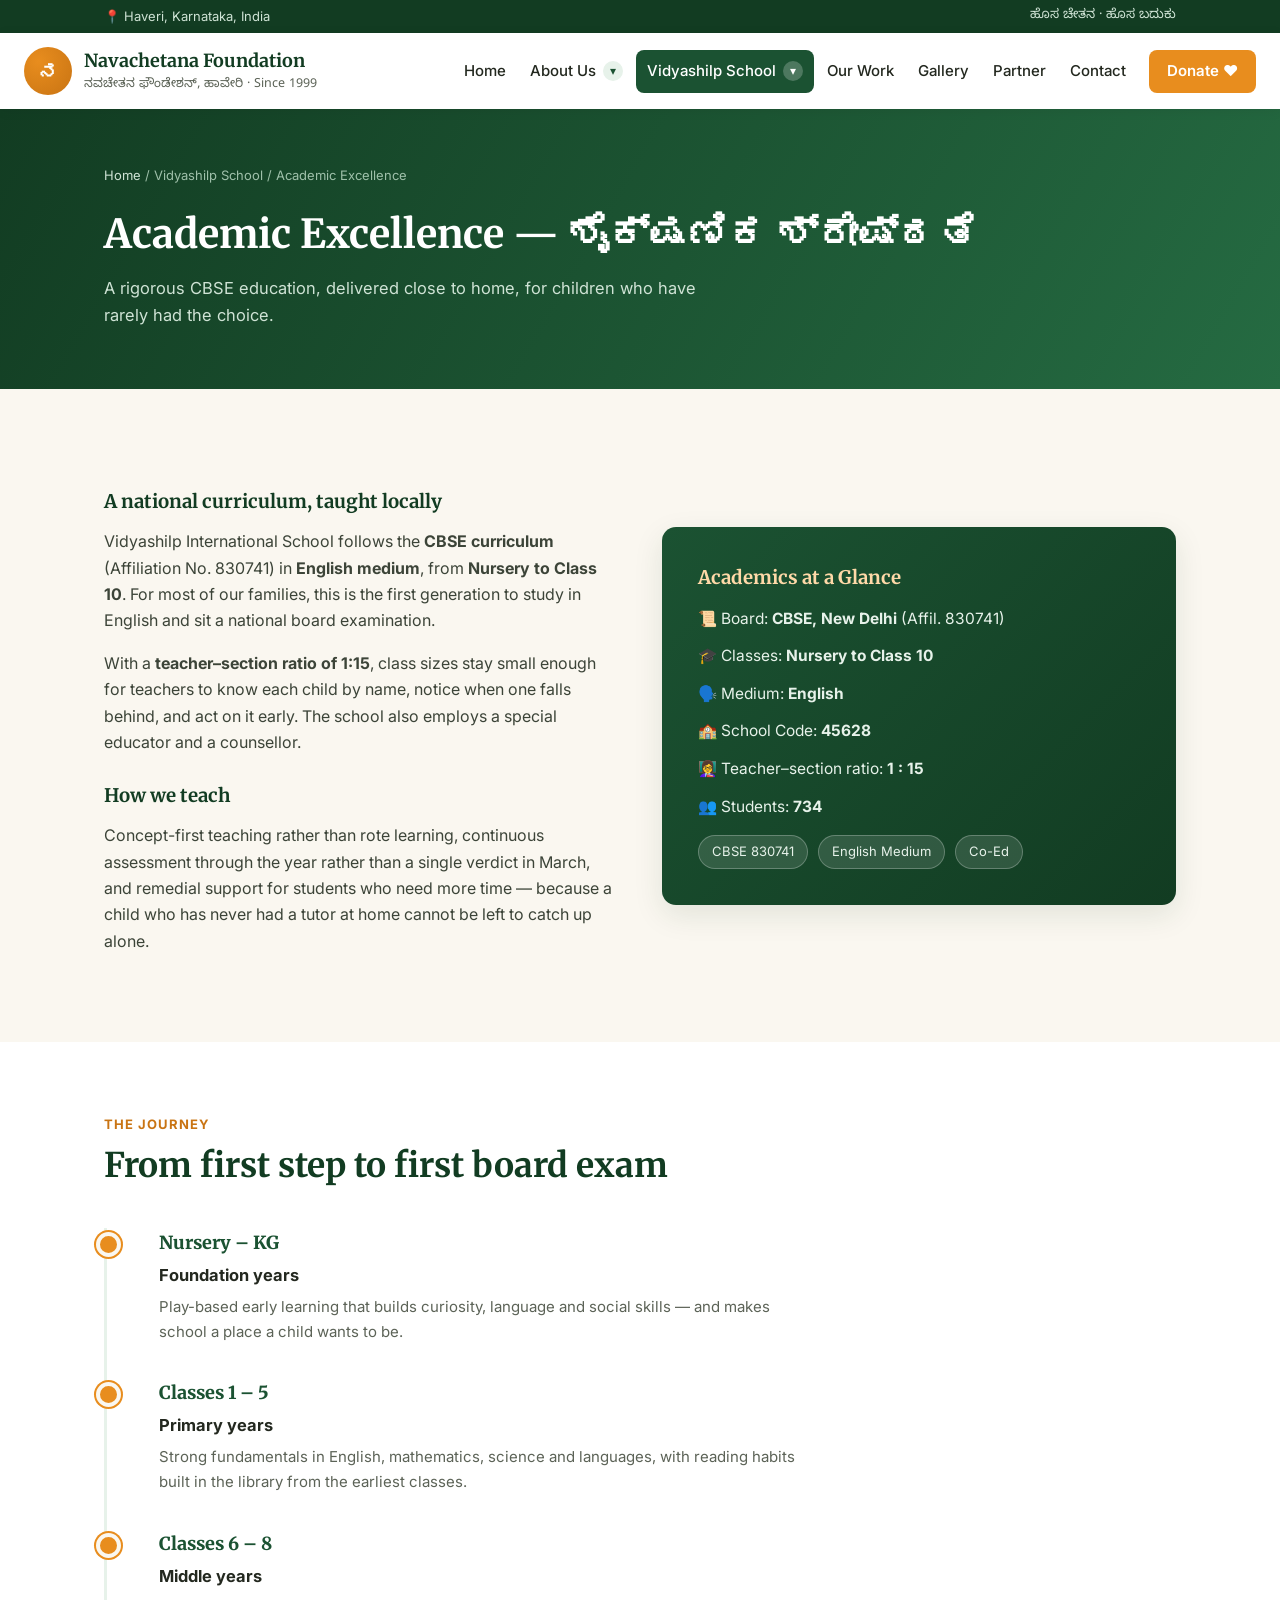
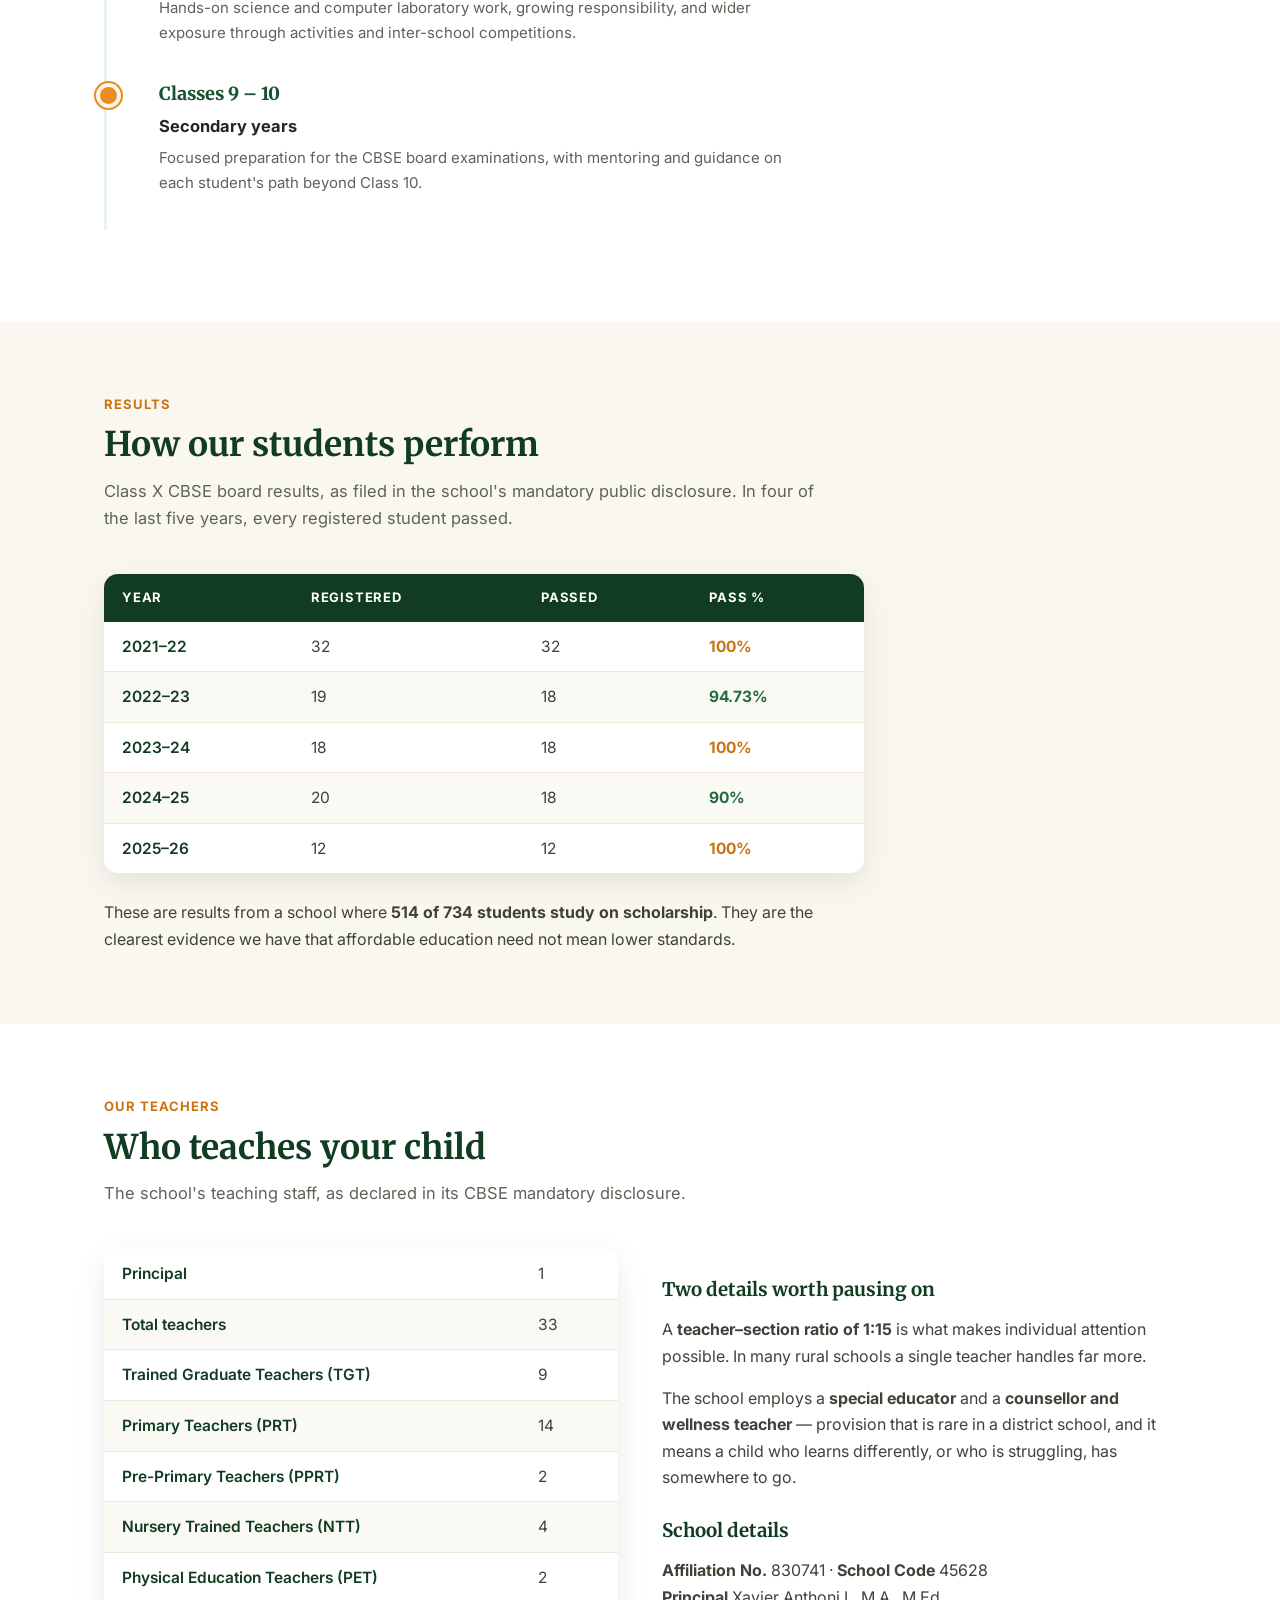
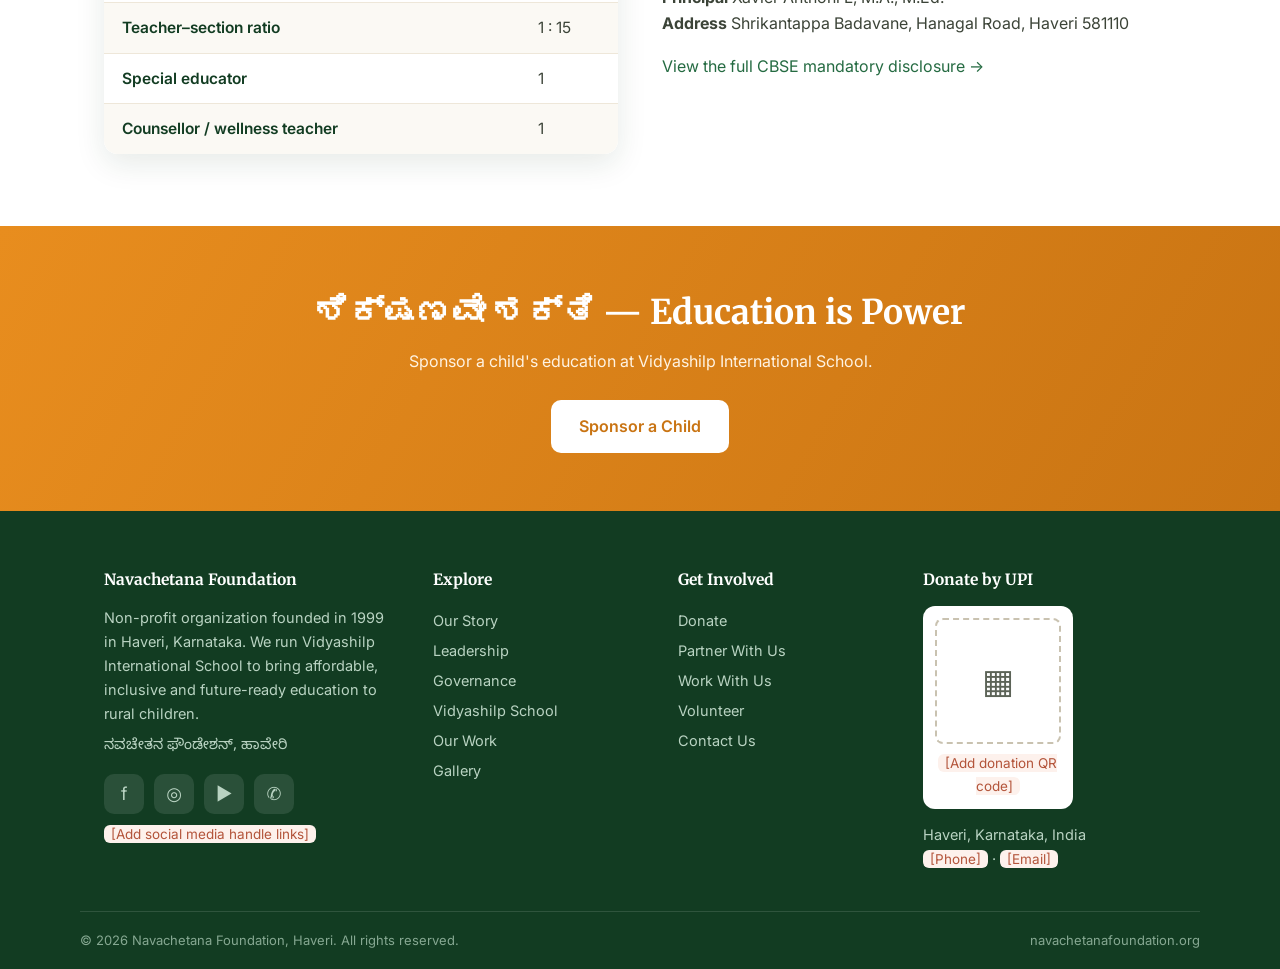
<file: academics.html>
<!DOCTYPE html>
<html lang="en">

<head>
  <meta charset="UTF-8">
  <meta name="viewport" content="width=device-width, initial-scale=1.0">
  <title>Academic Excellence — Vidyashilp International School, Haveri</title>
  <meta name="description"
    content="Academic excellence at Vidyashilp International School, Haveri — CBSE curriculum, English medium, Nursery to Class 10, CBSE Class X board results and individual attention for every child.">
  <link rel="stylesheet" href="styles.css">
</head>

<body>

  <div class="topbar">
    <div class="container">
      <span>📍 Haveri, Karnataka, India</span>
      <span class="kn">ಹೊಸ ಚೇತನ · ಹೊಸ ಬದುಕು</span>
    </div>
  </div>

  <header class="site-header">
    <div class="nav-wrap">
      <a class="brand" href="index.html">
        <div class="brand-mark">ನ</div>
        <div class="brand-name">
          <strong>Navachetana Foundation</strong>
          <span class="kn">ನವಚೇತನ ಫೌಂಡೇಶನ್, ಹಾವೇರಿ · Since 1999</span>
        </div>
      </a>
      <button class="nav-toggle" aria-label="Toggle menu" aria-expanded="false">&#9776;</button>
      <nav class="main-nav">
        <a href="index.html">Home</a>
        <div class="nav-item">
          <a href="about.html">About Us <span class="caret">&#9662;</span></a>
          <div class="sub-menu">
            <a href="about.html">Our Story</a>
            <a href="leadership.html">Leadership</a>
            <a href="governance.html">Governance</a>
          </div>
        </div>
        <div class="nav-item">
          <a href="school.html" class="active">Vidyashilp School <span class="caret">&#9662;</span></a>
          <div class="sub-menu">
            <a href="school.html">School Overview</a>
            <a href="academics.html" class="active">Academic Excellence</a>
            <a href="future-ready.html">Future Ready Learning</a>
            <a href="beyond-academics.html">Beyond Academics</a>
            <a href="hostel-transport.html">Hostel &amp; Transport</a>
          </div>
        </div>
        <a href="programs.html">Our Work</a>
        <a href="gallery.html">Gallery</a>
        <a href="partner.html">Partner</a>
        <a href="contact.html">Contact</a>
        <a href="donate.html" class="donate-btn">Donate &hearts;</a>
      </nav>
    </div>
  </header>

  <section class="page-hero">
    <div class="container">
      <div class="crumbs"><a href="index.html">Home</a> / Vidyashilp School / Academic Excellence</div>
      <h1>Academic Excellence — ಶೈಕ್ಷಣಿಕ ಶ್ರೇಷ್ಠತೆ</h1>
      <p>A rigorous CBSE education, delivered close to home, for children who have rarely had the choice.</p>
    </div>
  </section>

  <section class="block">
    <div class="container two-col">
      <div class="prose">
        <h3>A national curriculum, taught locally</h3>
        <p>Vidyashilp International School follows the <strong>CBSE curriculum</strong>
          (Affiliation No. 830741) in <strong>English medium</strong>, from
          <strong>Nursery to Class 10</strong>. For most of our families, this is the first
          generation to study in English and sit a national board examination.
        </p>
        <p>With a <strong>teacher–section ratio of 1:15</strong>, class sizes stay small enough
          for teachers to know each child by name, notice when one falls behind, and act on it
          early. The school also employs a special educator and a counsellor.</p>
        <h3>How we teach</h3>
        <p>Concept-first teaching rather than rote learning, continuous assessment through the
          year rather than a single verdict in March, and remedial support for students who need
          more time — because a child who has never had a tutor at home cannot be left to catch
          up alone.</p>
      </div>
      <div class="highlight-panel">
        <h3>Academics at a Glance</h3>
        <p>📜 Board: <strong>CBSE, New Delhi</strong> (Affil. 830741)</p>
        <p>🎓 Classes: <strong>Nursery to Class 10</strong></p>
        <p>🗣️ Medium: <strong>English</strong></p>
        <p>🏫 School Code: <strong>45628</strong></p>
        <p>👩‍🏫 Teacher–section ratio: <strong>1 : 15</strong></p>
        <p>👥 Students: <strong>734</strong></p>
        <div class="badge-row">
          <span class="badge">CBSE 830741</span>
          <span class="badge">English Medium</span>
          <span class="badge">Co-Ed</span>
        </div>
      </div>
    </div>
  </section>

  <section class="block alt">
    <div class="container">
      <div class="section-head">
        <div class="eyebrow">The Journey</div>
        <h2>From first step to first board exam</h2>
      </div>
      <div class="timeline">
        <div class="tl-item">
          <div class="year">Nursery – KG</div>
          <h4>Foundation years</h4>
          <p>Play-based early learning that builds curiosity, language and social skills —
            and makes school a place a child wants to be.</p>
        </div>
        <div class="tl-item">
          <div class="year">Classes 1 – 5</div>
          <h4>Primary years</h4>
          <p>Strong fundamentals in English, mathematics, science and languages, with reading
            habits built in the library from the earliest classes.</p>
        </div>
        <div class="tl-item">
          <div class="year">Classes 6 – 8</div>
          <h4>Middle years</h4>
          <p>Hands-on science and computer laboratory work, growing responsibility, and wider
            exposure through activities and inter-school competitions.</p>
        </div>
        <div class="tl-item">
          <div class="year">Classes 9 – 10</div>
          <h4>Secondary years</h4>
          <p>Focused preparation for the CBSE board examinations, with mentoring and guidance
            on each student's path beyond Class 10.</p>
        </div>
      </div>
    </div>
  </section>

  <section class="block">
    <div class="container">
      <div class="section-head">
        <div class="eyebrow">Results</div>
        <h2>How our students perform</h2>
        <p>Class X CBSE board results, as filed in the school's mandatory public disclosure.
          In four of the last five years, every registered student passed.</p>
      </div>

      <div class="table-wrap" style="max-width:760px;">
        <table class="data-table">
          <thead>
            <tr>
              <th>Year</th>
              <th>Registered</th>
              <th>Passed</th>
              <th>Pass %</th>
            </tr>
          </thead>
          <tbody>
            <tr>
              <td>2021–22</td>
              <td>32</td>
              <td>32</td>
              <td class="pct full">100%</td>
            </tr>
            <tr>
              <td>2022–23</td>
              <td>19</td>
              <td>18</td>
              <td class="pct">94.73%</td>
            </tr>
            <tr>
              <td>2023–24</td>
              <td>18</td>
              <td>18</td>
              <td class="pct full">100%</td>
            </tr>
            <tr>
              <td>2024–25</td>
              <td>20</td>
              <td>18</td>
              <td class="pct">90%</td>
            </tr>
            <tr>
              <td>2025–26</td>
              <td>12</td>
              <td>12</td>
              <td class="pct full">100%</td>
            </tr>
          </tbody>
        </table>
      </div>

      <p style="margin-top:26px; max-width:760px; color:#3c4438;">These are results from a school
        where <strong>514 of 734 students study on scholarship</strong>. They are the clearest
        evidence we have that affordable education need not mean lower standards.</p>
    </div>
  </section>

  <section class="block alt">
    <div class="container">
      <div class="section-head">
        <div class="eyebrow">Our Teachers</div>
        <h2>Who teaches your child</h2>
        <p>The school's teaching staff, as declared in its CBSE mandatory disclosure.</p>
      </div>
      <div class="two-col" style="align-items:start;">
        <div class="table-wrap">
          <table class="data-table">
            <tbody>
              <tr>
                <td>Principal</td>
                <td>1</td>
              </tr>
              <tr>
                <td>Total teachers</td>
                <td>33</td>
              </tr>
              <tr>
                <td>Trained Graduate Teachers (TGT)</td>
                <td>9</td>
              </tr>
              <tr>
                <td>Primary Teachers (PRT)</td>
                <td>14</td>
              </tr>
              <tr>
                <td>Pre-Primary Teachers (PPRT)</td>
                <td>2</td>
              </tr>
              <tr>
                <td>Nursery Trained Teachers (NTT)</td>
                <td>4</td>
              </tr>
              <tr>
                <td>Physical Education Teachers (PET)</td>
                <td>2</td>
              </tr>
              <tr>
                <td>Teacher–section ratio</td>
                <td>1 : 15</td>
              </tr>
              <tr>
                <td>Special educator</td>
                <td>1</td>
              </tr>
              <tr>
                <td>Counsellor / wellness teacher</td>
                <td>1</td>
              </tr>
            </tbody>
          </table>
        </div>
        <div class="prose">
          <h3>Two details worth pausing on</h3>
          <p>A <strong>teacher–section ratio of 1:15</strong> is what makes individual attention
            possible. In many rural schools a single teacher handles far more.</p>
          <p>The school employs a <strong>special educator</strong> and a
            <strong>counsellor and wellness teacher</strong> — provision that is rare in a
            district school, and it means a child who learns differently, or who is struggling,
            has somewhere to go.
          </p>
          <h3>School details</h3>
          <p>
            <strong>Affiliation No.</strong> 830741 · <strong>School Code</strong> 45628<br>
            <strong>Principal</strong> Xavier Anthoni L, M.A., M.Ed.<br>
            <strong>Address</strong> Shrikantappa Badavane, Hanagal Road, Haveri 581110
          </p>
          <p><a href="https://vidyashilphaveri.in/mandatory-disclosure" target="_blank" rel="noopener">
              View the full CBSE mandatory disclosure →</a></p>
        </div>
      </div>
    </div>
  </section>

  <section class="cta-band">
    <div class="container">
      <h2 class="kn">ಶಿಕ್ಷಣವೇ ಶಕ್ತಿ — Education is Power</h2>
      <p>Sponsor a child's education at Vidyashilp International School.</p>
      <a class="btn" href="donate.html">Sponsor a Child</a>
    </div>
  </section>

  <footer class="site-footer">
    <div class="container">
      <div class="footer-grid">
        <div>
          <h4>Navachetana Foundation</h4>
          <p>Non-profit organization founded in 1999 in Haveri, Karnataka. We run Vidyashilp
            International School to bring affordable, inclusive and future-ready education to
            rural children.</p>
          <p class="kn" style="margin-top:10px;">ನವಚೇತನ ಫೌಂಡೇಶನ್, ಹಾವೇರಿ</p>
          <div class="social-row">
            <a href="#" aria-label="Facebook" title="Facebook">f</a>
            <a href="#" aria-label="Instagram" title="Instagram">◎</a>
            <a href="#" aria-label="YouTube" title="YouTube">▶</a>
            <a href="#" aria-label="WhatsApp" title="WhatsApp">✆</a>
          </div>
          <p style="margin-top:8px;"><span class="placeholder">[Add social media handle links]</span></p>
        </div>
        <div>
          <h4>Explore</h4>
          <a href="about.html">Our Story</a>
          <a href="leadership.html">Leadership</a>
          <a href="governance.html">Governance</a>
          <a href="school.html">Vidyashilp School</a>
          <a href="programs.html">Our Work</a>
          <a href="gallery.html">Gallery</a>
        </div>
        <div>
          <h4>Get Involved</h4>
          <a href="donate.html">Donate</a>
          <a href="partner.html">Partner With Us</a>
          <a href="partner.html">Work With Us</a>
          <a href="contact.html">Volunteer</a>
          <a href="contact.html">Contact Us</a>
        </div>
        <div>
          <h4>Donate by UPI</h4>
          <div class="qr-box">
            <div class="qr-slot">▦</div>
            <span class="placeholder">[Add donation QR code]</span>
          </div>
          <p style="margin-top:14px;">Haveri, Karnataka, India<br>
            <span class="placeholder">[Phone]</span> · <span class="placeholder">[Email]</span>
          </p>
        </div>
      </div>
    </div>
    <div class="container footer-bottom">
      <span>© 2026 Navachetana Foundation, Haveri. All rights reserved.</span>
      <span>navachetanafoundation.org</span>
    </div>
  </footer>

  <script src="script.js"></script>
</body>

</html>
</file>
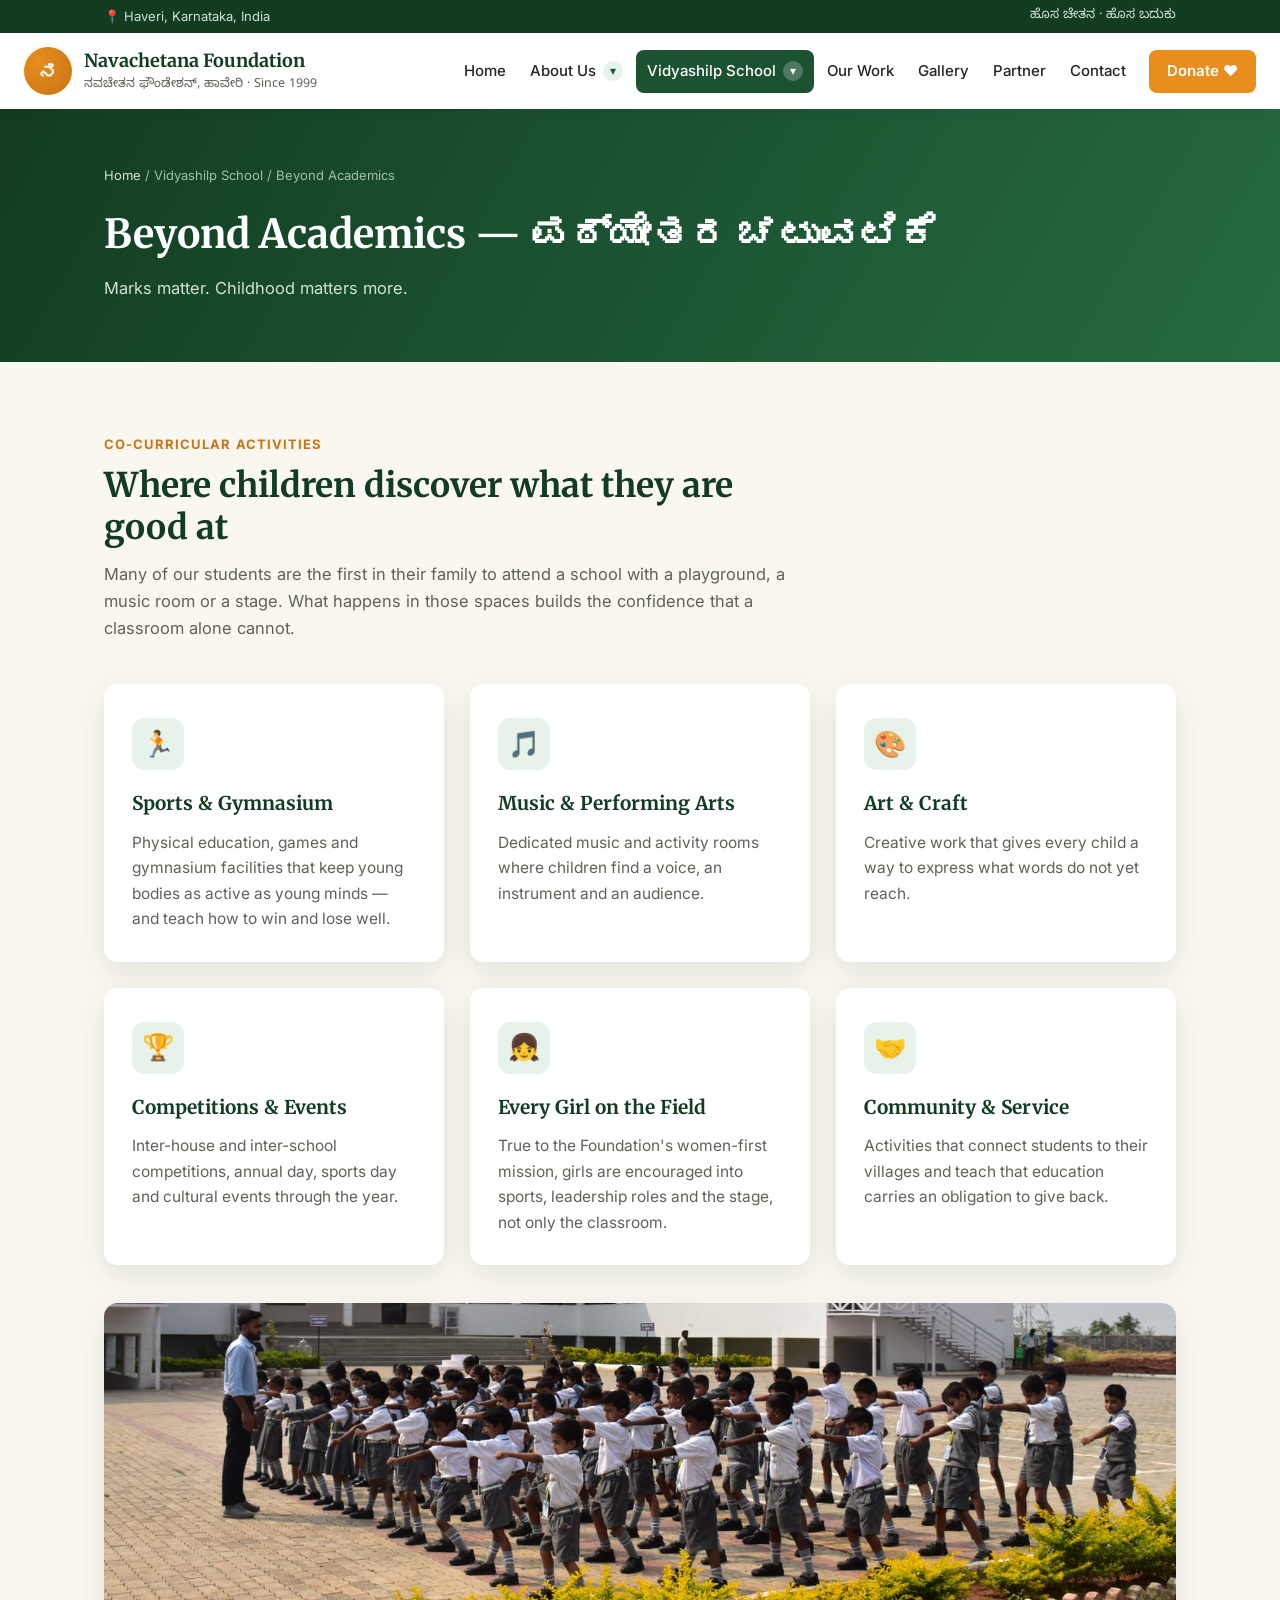
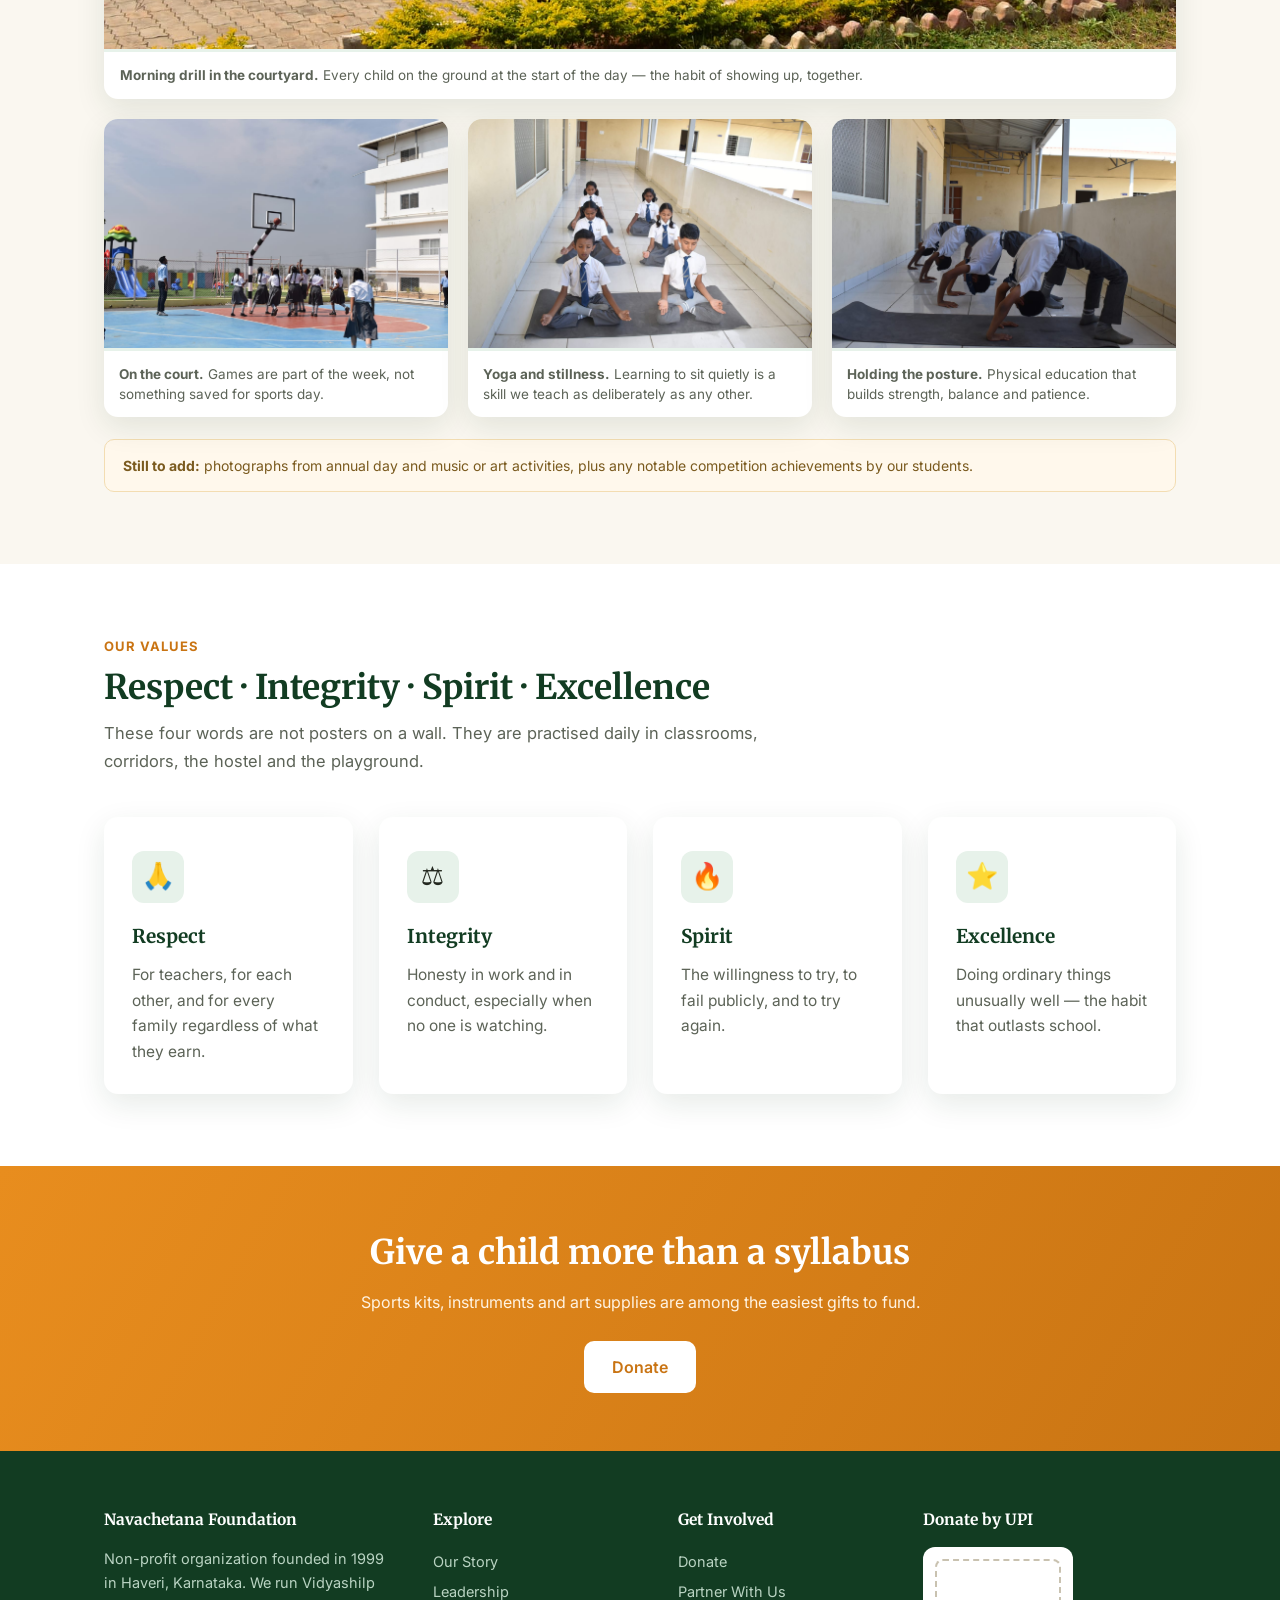
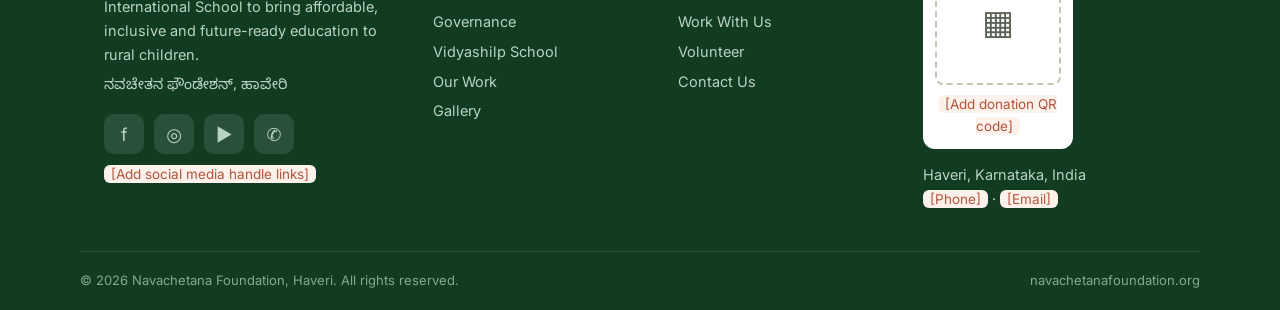
<file: beyond-academics.html>
<!DOCTYPE html>
<html lang="en">
<head>
<meta charset="UTF-8">
<meta name="viewport" content="width=device-width, initial-scale=1.0">
<title>Beyond Academics — Vidyashilp International School, Haveri</title>
<meta name="description" content="Beyond academics at Vidyashilp International School, Haveri — sports, music, arts, gymnasium and the values of Respect, Integrity, Spirit and Excellence.">
<link rel="stylesheet" href="styles.css">
</head>
<body>

<div class="topbar">
  <div class="container">
    <span>📍 Haveri, Karnataka, India</span>
    <span class="kn">ಹೊಸ ಚೇತನ · ಹೊಸ ಬದುಕು</span>
  </div>
</div>

<header class="site-header">
  <div class="nav-wrap">
    <a class="brand" href="index.html">
      <div class="brand-mark">ನ</div>
      <div class="brand-name">
        <strong>Navachetana Foundation</strong>
        <span class="kn">ನವಚೇತನ ಫೌಂಡೇಶನ್, ಹಾವೇರಿ · Since 1999</span>
      </div>
    </a>
    <button class="nav-toggle" aria-label="Toggle menu" aria-expanded="false">&#9776;</button>
    <nav class="main-nav">
      <a href="index.html">Home</a>
      <div class="nav-item">
        <a href="about.html">About Us <span class="caret">&#9662;</span></a>
        <div class="sub-menu">
          <a href="about.html">Our Story</a>
          <a href="leadership.html">Leadership</a>
          <a href="governance.html">Governance</a>
        </div>
      </div>
      <div class="nav-item">
        <a href="school.html" class="active">Vidyashilp School <span class="caret">&#9662;</span></a>
        <div class="sub-menu">
          <a href="school.html">School Overview</a>
          <a href="academics.html">Academic Excellence</a>
          <a href="future-ready.html">Future Ready Learning</a>
          <a href="beyond-academics.html" class="active">Beyond Academics</a>
          <a href="hostel-transport.html">Hostel &amp; Transport</a>
        </div>
      </div>
      <a href="programs.html">Our Work</a>
      <a href="gallery.html">Gallery</a>
      <a href="partner.html">Partner</a>
      <a href="contact.html">Contact</a>
      <a href="donate.html" class="donate-btn">Donate &hearts;</a>
    </nav>
  </div>
</header>

<section class="page-hero">
  <div class="container">
    <div class="crumbs"><a href="index.html">Home</a> / Vidyashilp School / Beyond Academics</div>
    <h1>Beyond Academics — ಪಠ್ಯೇತರ ಚಟುವಟಿಕೆ</h1>
    <p>Marks matter. Childhood matters more.</p>
  </div>
</section>

<section class="block">
  <div class="container">
    <div class="section-head">
      <div class="eyebrow">Co-curricular Activities</div>
      <h2>Where children discover what they are good at</h2>
      <p>Many of our students are the first in their family to attend a school with a
      playground, a music room or a stage. What happens in those spaces builds the
      confidence that a classroom alone cannot.</p>
    </div>
    <div class="grid cols-3">
      <div class="card">
        <div class="icon">🏃</div>
        <h3>Sports &amp; Gymnasium</h3>
        <p>Physical education, games and gymnasium facilities that keep young bodies as
        active as young minds — and teach how to win and lose well.</p>
      </div>
      <div class="card">
        <div class="icon">🎵</div>
        <h3>Music &amp; Performing Arts</h3>
        <p>Dedicated music and activity rooms where children find a voice, an instrument
        and an audience.</p>
      </div>
      <div class="card">
        <div class="icon">🎨</div>
        <h3>Art &amp; Craft</h3>
        <p>Creative work that gives every child a way to express what words do not
        yet reach.</p>
      </div>
      <div class="card">
        <div class="icon">🏆</div>
        <h3>Competitions &amp; Events</h3>
        <p>Inter-house and inter-school competitions, annual day, sports day and cultural
        events through the year.</p>
      </div>
      <div class="card">
        <div class="icon">👧</div>
        <h3>Every Girl on the Field</h3>
        <p>True to the Foundation's women-first mission, girls are encouraged into sports,
        leadership roles and the stage, not only the classroom.</p>
      </div>
      <div class="card">
        <div class="icon">🤝</div>
        <h3>Community &amp; Service</h3>
        <p>Activities that connect students to their villages and teach that education
        carries an obligation to give back.</p>
      </div>
    </div>

    <figure class="photo-full" style="margin-top:38px;">
      <img src="images/assembly-drill.jpg" loading="lazy"
           alt="Rows of Vidyashilp students with arms outstretched during morning drill in the school courtyard, a teacher leading from the front">
      <figcaption><strong>Morning drill in the courtyard.</strong> Every child on the ground
      at the start of the day — the habit of showing up, together.</figcaption>
    </figure>

    <div class="photo-row trio" style="margin-top:20px;">
      <figure>
        <img src="images/sport-basketball.jpg" loading="lazy"
             alt="Vidyashilp students playing basketball on the school court, with the playground and campus buildings behind">
        <figcaption><strong>On the court.</strong> Games are part of the week, not something
        saved for sports day.</figcaption>
      </figure>
      <figure>
        <img src="images/sport-yoga-1.jpg" loading="lazy"
             alt="Students seated cross-legged on mats in a meditation posture during a yoga session">
        <figcaption><strong>Yoga and stillness.</strong> Learning to sit quietly is a skill
        we teach as deliberately as any other.</figcaption>
      </figure>
      <figure>
        <img src="images/sport-yoga-2.jpg" loading="lazy"
             alt="Students holding a forward-bend yoga posture on mats during a physical education class">
        <figcaption><strong>Holding the posture.</strong> Physical education that builds
        strength, balance and patience.</figcaption>
      </figure>
    </div>

    <div class="note">
      <strong>Still to add:</strong> photographs from annual day and music or art activities,
      plus any notable competition achievements by our students.
    </div>
  </div>
</section>

<section class="block alt">
  <div class="container">
    <div class="section-head">
      <div class="eyebrow">Our Values</div>
      <h2>Respect · Integrity · Spirit · Excellence</h2>
      <p>These four words are not posters on a wall. They are practised daily in classrooms,
      corridors, the hostel and the playground.</p>
    </div>
    <div class="grid cols-4">
      <div class="card">
        <div class="icon">🙏</div>
        <h3>Respect</h3>
        <p>For teachers, for each other, and for every family regardless of what they earn.</p>
      </div>
      <div class="card">
        <div class="icon">⚖️</div>
        <h3>Integrity</h3>
        <p>Honesty in work and in conduct, especially when no one is watching.</p>
      </div>
      <div class="card">
        <div class="icon">🔥</div>
        <h3>Spirit</h3>
        <p>The willingness to try, to fail publicly, and to try again.</p>
      </div>
      <div class="card">
        <div class="icon">⭐</div>
        <h3>Excellence</h3>
        <p>Doing ordinary things unusually well — the habit that outlasts school.</p>
      </div>
    </div>
  </div>
</section>

<section class="cta-band">
  <div class="container">
    <h2>Give a child more than a syllabus</h2>
    <p>Sports kits, instruments and art supplies are among the easiest gifts to fund.</p>
    <a class="btn" href="donate.html">Donate</a>
  </div>
</section>

<footer class="site-footer">
  <div class="container">
    <div class="footer-grid">
      <div>
        <h4>Navachetana Foundation</h4>
        <p>Non-profit organization founded in 1999 in Haveri, Karnataka. We run Vidyashilp
        International School to bring affordable, inclusive and future-ready education to
        rural children.</p>
        <p class="kn" style="margin-top:10px;">ನವಚೇತನ ಫೌಂಡೇಶನ್, ಹಾವೇರಿ</p>
        <div class="social-row">
          <a href="#" aria-label="Facebook" title="Facebook">f</a>
          <a href="#" aria-label="Instagram" title="Instagram">◎</a>
          <a href="#" aria-label="YouTube" title="YouTube">▶</a>
          <a href="#" aria-label="WhatsApp" title="WhatsApp">✆</a>
        </div>
        <p style="margin-top:8px;"><span class="placeholder">[Add social media handle links]</span></p>
      </div>
      <div>
        <h4>Explore</h4>
        <a href="about.html">Our Story</a>
        <a href="leadership.html">Leadership</a>
        <a href="governance.html">Governance</a>
        <a href="school.html">Vidyashilp School</a>
        <a href="programs.html">Our Work</a>
        <a href="gallery.html">Gallery</a>
      </div>
      <div>
        <h4>Get Involved</h4>
        <a href="donate.html">Donate</a>
        <a href="partner.html">Partner With Us</a>
        <a href="partner.html">Work With Us</a>
        <a href="contact.html">Volunteer</a>
        <a href="contact.html">Contact Us</a>
      </div>
      <div>
        <h4>Donate by UPI</h4>
        <div class="qr-box">
          <div class="qr-slot">▦</div>
          <span class="placeholder">[Add donation QR code]</span>
        </div>
        <p style="margin-top:14px;">Haveri, Karnataka, India<br>
        <span class="placeholder">[Phone]</span> · <span class="placeholder">[Email]</span></p>
      </div>
    </div>
  </div>
  <div class="container footer-bottom">
    <span>© 2026 Navachetana Foundation, Haveri. All rights reserved.</span>
    <span>navachetanafoundation.org</span>
  </div>
</footer>

<script src="script.js"></script>
</body>
</html>
</file>
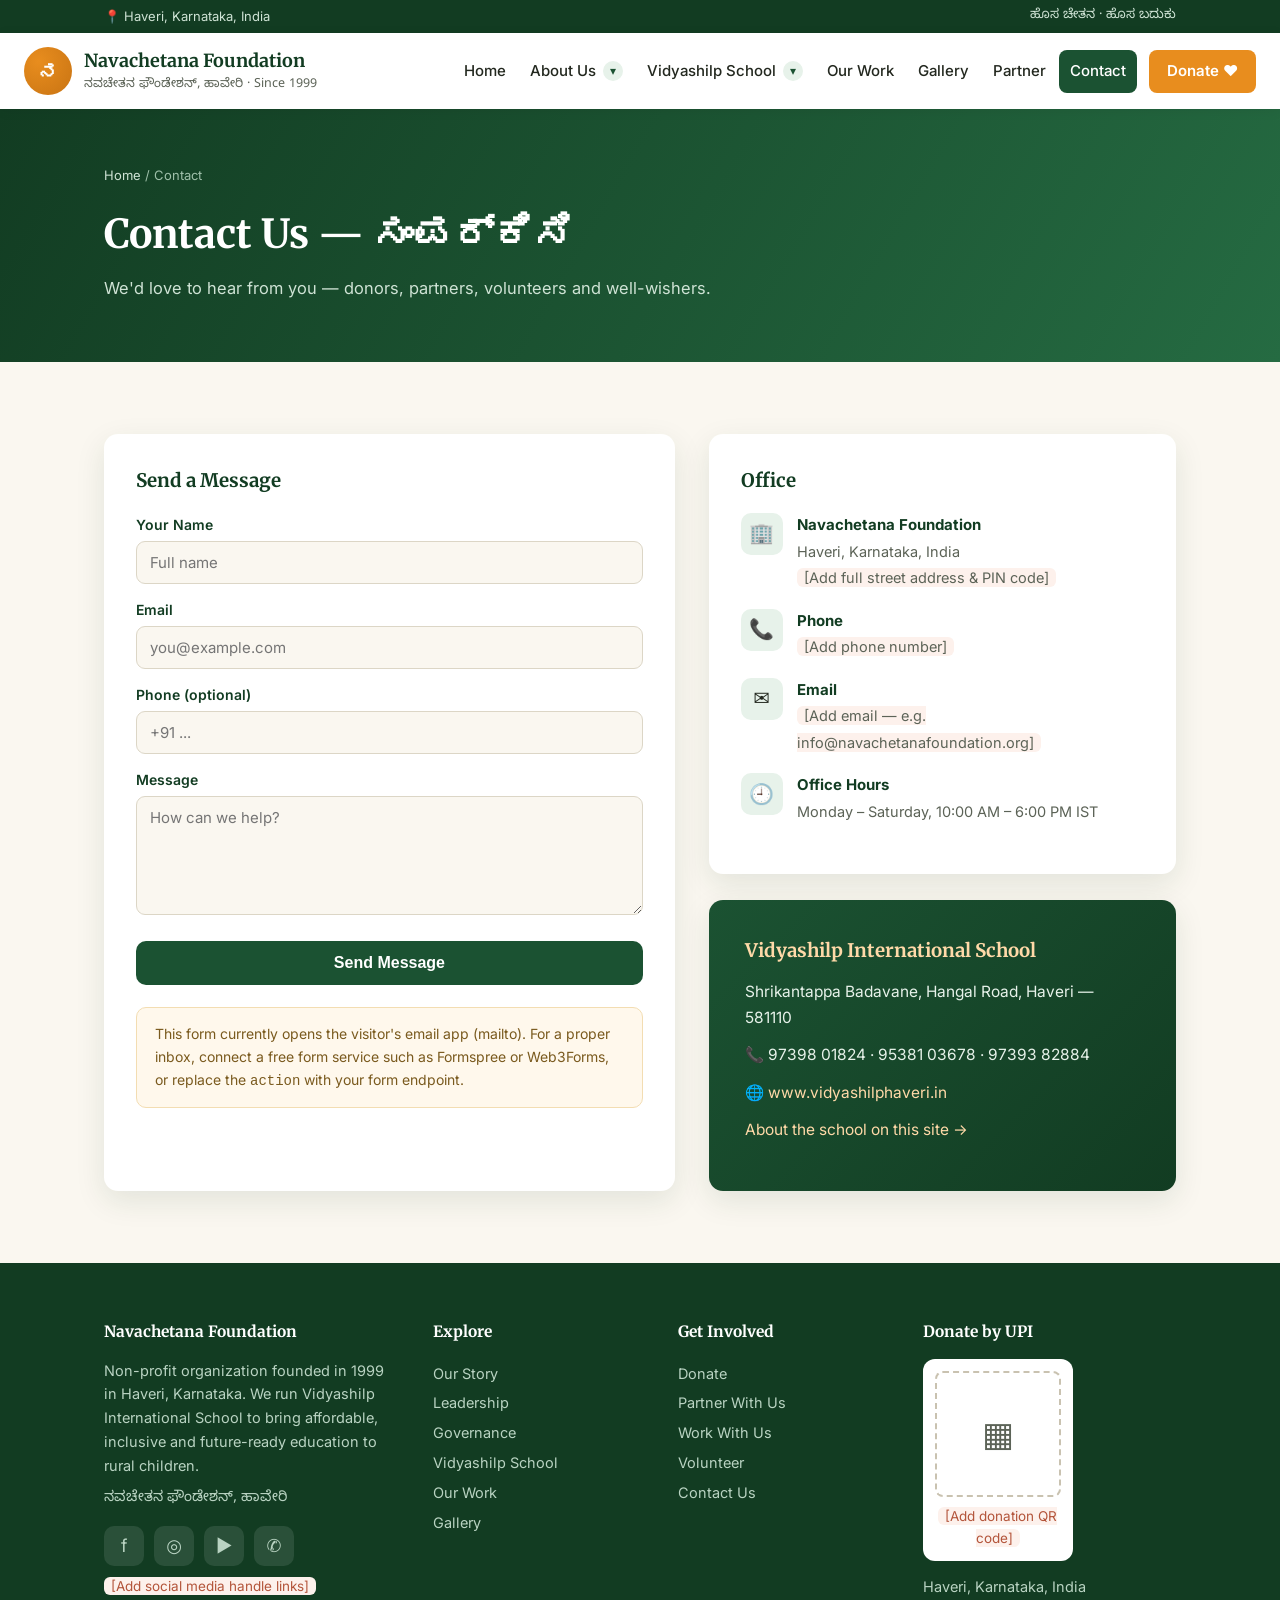
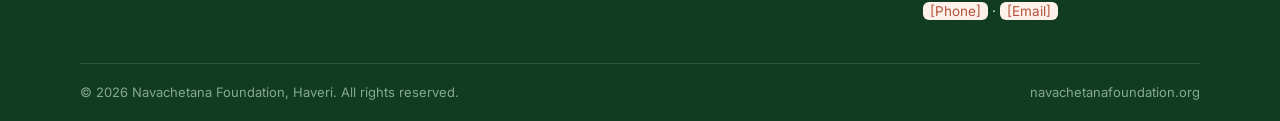
<file: contact.html>
<!DOCTYPE html>
<html lang="en">
<head>
<meta charset="UTF-8">
<meta name="viewport" content="width=device-width, initial-scale=1.0">
<title>Contact Us — Navachetana Foundation, Haveri</title>
<meta name="description" content="Contact Navachetana Foundation, Haveri, Karnataka — for partnerships, donations, programs and general enquiries.">
<link rel="stylesheet" href="styles.css">
</head>
<body>

<div class="topbar">
  <div class="container">
    <span>📍 Haveri, Karnataka, India</span>
    <span class="kn">ಹೊಸ ಚೇತನ · ಹೊಸ ಬದುಕು</span>
  </div>
</div>

<header class="site-header">
  <div class="nav-wrap">
    <a class="brand" href="index.html">
      <div class="brand-mark">ನ</div>
      <div class="brand-name">
        <strong>Navachetana Foundation</strong>
        <span class="kn">ನವಚೇತನ ಫೌಂಡೇಶನ್, ಹಾವೇರಿ · Since 1999</span>
      </div>
    </a>
    <button class="nav-toggle" aria-label="Toggle menu" aria-expanded="false">&#9776;</button>
    <nav class="main-nav">
      <a href="index.html">Home</a>
      <div class="nav-item">
        <a href="about.html">About Us <span class="caret">&#9662;</span></a>
        <div class="sub-menu">
          <a href="about.html">Our Story</a>
          <a href="leadership.html">Leadership</a>
          <a href="governance.html">Governance</a>
        </div>
      </div>
      <div class="nav-item">
        <a href="school.html">Vidyashilp School <span class="caret">&#9662;</span></a>
        <div class="sub-menu">
          <a href="school.html">School Overview</a>
          <a href="academics.html">Academic Excellence</a>
          <a href="future-ready.html">Future Ready Learning</a>
          <a href="beyond-academics.html">Beyond Academics</a>
          <a href="hostel-transport.html">Hostel &amp; Transport</a>
        </div>
      </div>
      <a href="programs.html">Our Work</a>
      <a href="gallery.html">Gallery</a>
      <a href="partner.html">Partner</a>
      <a href="contact.html" class="active">Contact</a>
      <a href="donate.html" class="donate-btn">Donate &hearts;</a>
    </nav>
  </div>
</header>

<section class="page-hero">
  <div class="container">
    <div class="crumbs"><a href="index.html">Home</a> / Contact</div>
    <h1>Contact Us — ಸಂಪರ್ಕಿಸಿ</h1>
    <p>We'd love to hear from you — donors, partners, volunteers and well-wishers.</p>
  </div>
</section>

<section class="block">
  <div class="container contact-grid">
    <div class="contact-card">
      <h3>Send a Message</h3>
      <form class="contact-form" action="mailto:REPLACE_WITH_EMAIL@navachetanafoundation.org" method="post" enctype="text/plain">
        <label for="name">Your Name</label>
        <input id="name" name="name" type="text" placeholder="Full name" required>
        <label for="email">Email</label>
        <input id="email" name="email" type="email" placeholder="you@example.com" required>
        <label for="phone">Phone (optional)</label>
        <input id="phone" name="phone" type="tel" placeholder="+91 ...">
        <label for="msg">Message</label>
        <textarea id="msg" name="message" rows="5" placeholder="How can we help?" required></textarea>
        <button class="btn btn-green" type="submit">Send Message</button>
      </form>
      <div class="note">
        This form currently opens the visitor's email app (mailto). For a proper inbox,
        connect a free form service such as Formspree or Web3Forms, or replace the
        <code>action</code> with your form endpoint.
      </div>
    </div>

    <div>
      <div class="contact-card" style="margin-bottom:26px;">
        <h3>Office</h3>
        <div class="contact-row">
          <div class="ci">🏢</div>
          <div><strong>Navachetana Foundation</strong>
          <span>Haveri, Karnataka, India<br><span class="placeholder">[Add full street address &amp; PIN code]</span></span></div>
        </div>
        <div class="contact-row">
          <div class="ci">📞</div>
          <div><strong>Phone</strong><span class="placeholder">[Add phone number]</span></div>
        </div>
        <div class="contact-row">
          <div class="ci">✉️</div>
          <div><strong>Email</strong><span class="placeholder">[Add email — e.g. info@navachetanafoundation.org]</span></div>
        </div>
        <div class="contact-row">
          <div class="ci">🕘</div>
          <div><strong>Office Hours</strong><span>Monday – Saturday, 10:00 AM – 6:00 PM IST</span></div>
        </div>
      </div>

      <div class="highlight-panel">
        <h3>Vidyashilp International School</h3>
        <p>Shrikantappa Badavane, Hangal Road, Haveri — 581110</p>
        <p>📞 97398 01824 · 95381 03678 · 97393 82884</p>
        <p>🌐 <a style="color:#ffd9a8" href="https://www.vidyashilphaveri.in/" target="_blank" rel="noopener">www.vidyashilphaveri.in</a></p>
        <p><a style="color:#ffd9a8" href="school.html">About the school on this site →</a></p>
      </div>
    </div>
  </div>
</section>

<footer class="site-footer">
  <div class="container">
    <div class="footer-grid">
      <div>
        <h4>Navachetana Foundation</h4>
        <p>Non-profit organization founded in 1999 in Haveri, Karnataka. We run Vidyashilp
        International School to bring affordable, inclusive and future-ready education to
        rural children.</p>
        <p class="kn" style="margin-top:10px;">ನವಚೇತನ ಫೌಂಡೇಶನ್, ಹಾವೇರಿ</p>
        <div class="social-row">
          <a href="#" aria-label="Facebook" title="Facebook">f</a>
          <a href="#" aria-label="Instagram" title="Instagram">◎</a>
          <a href="#" aria-label="YouTube" title="YouTube">▶</a>
          <a href="#" aria-label="WhatsApp" title="WhatsApp">✆</a>
        </div>
        <p style="margin-top:8px;"><span class="placeholder">[Add social media handle links]</span></p>
      </div>
      <div>
        <h4>Explore</h4>
        <a href="about.html">Our Story</a>
        <a href="leadership.html">Leadership</a>
        <a href="governance.html">Governance</a>
        <a href="school.html">Vidyashilp School</a>
        <a href="programs.html">Our Work</a>
        <a href="gallery.html">Gallery</a>
      </div>
      <div>
        <h4>Get Involved</h4>
        <a href="donate.html">Donate</a>
        <a href="partner.html">Partner With Us</a>
        <a href="partner.html">Work With Us</a>
        <a href="contact.html">Volunteer</a>
        <a href="contact.html">Contact Us</a>
      </div>
      <div>
        <h4>Donate by UPI</h4>
        <div class="qr-box">
          <div class="qr-slot">▦</div>
          <span class="placeholder">[Add donation QR code]</span>
        </div>
        <p style="margin-top:14px;">Haveri, Karnataka, India<br>
        <span class="placeholder">[Phone]</span> · <span class="placeholder">[Email]</span></p>
      </div>
    </div>
  </div>
  <div class="container footer-bottom">
    <span>© 2026 Navachetana Foundation, Haveri. All rights reserved.</span>
    <span>navachetanafoundation.org</span>
  </div>
</footer>

<script src="script.js"></script>
</body>
</html>
</file>
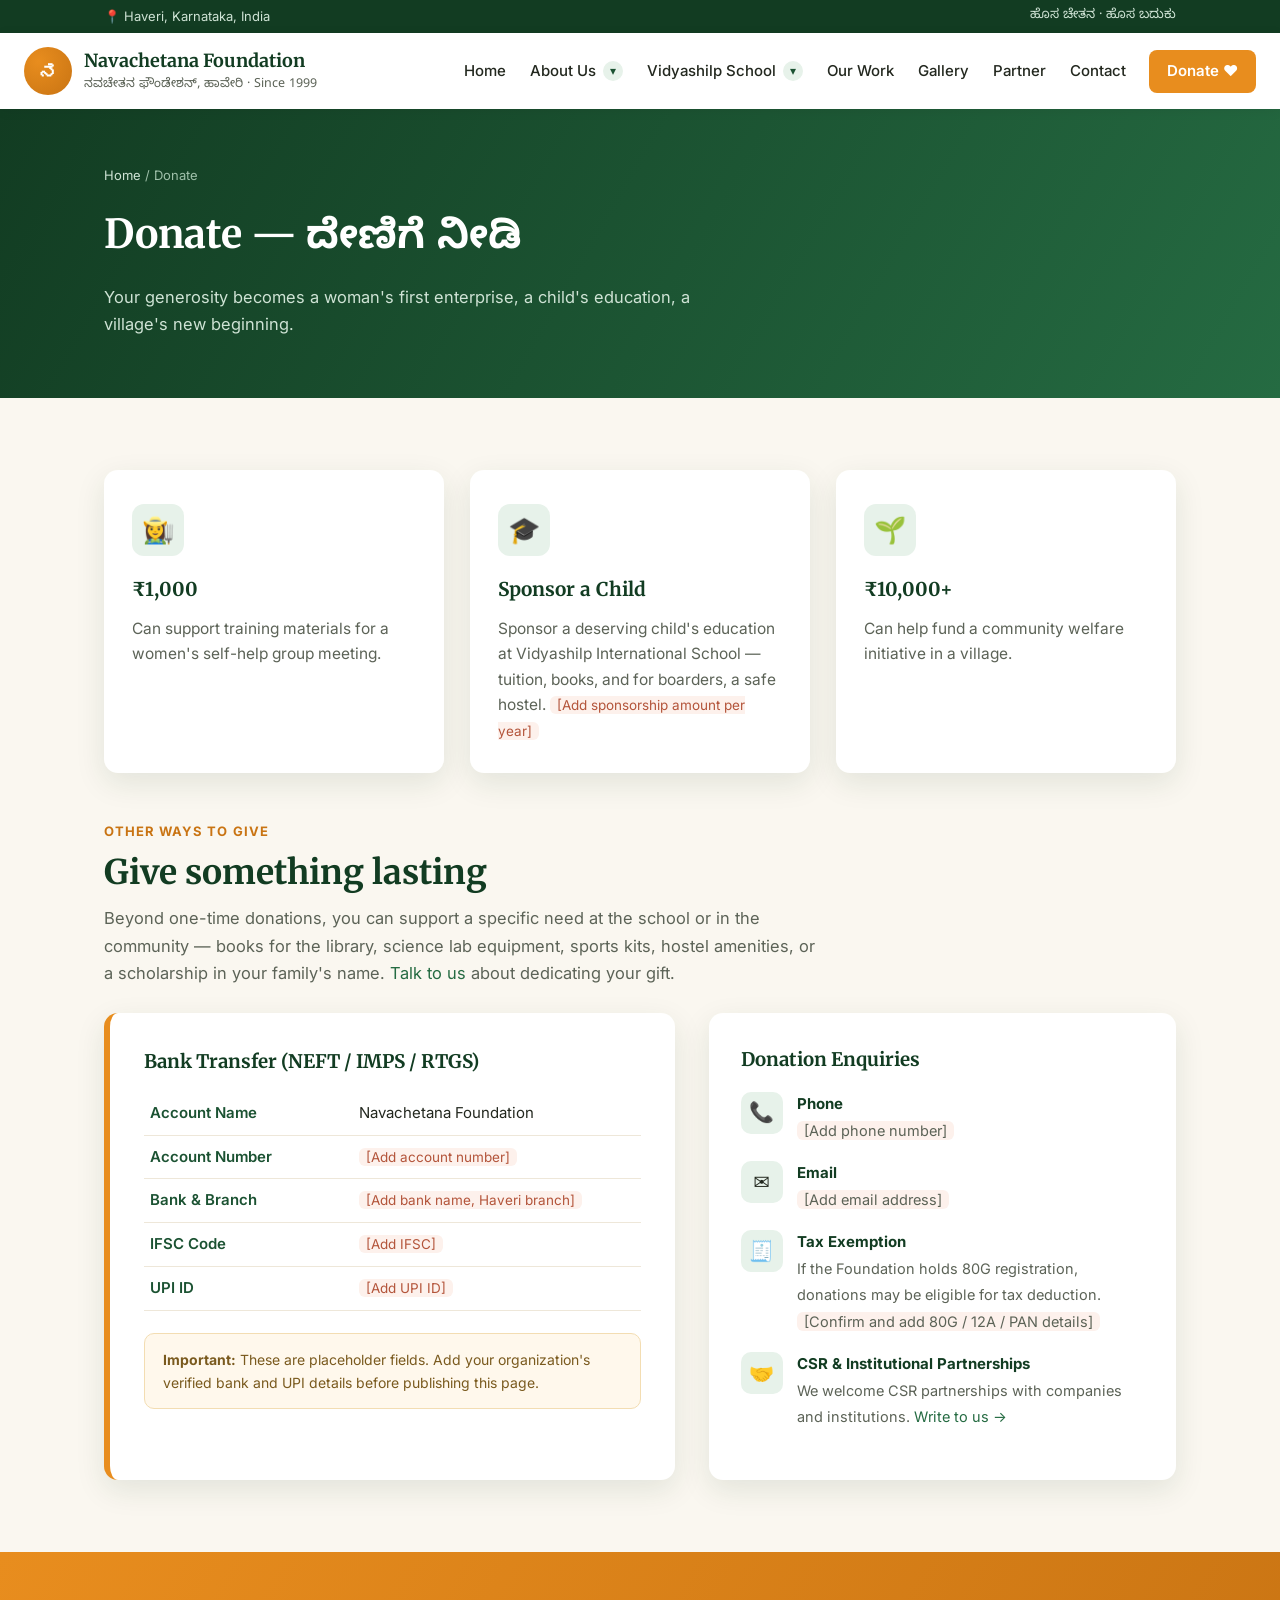
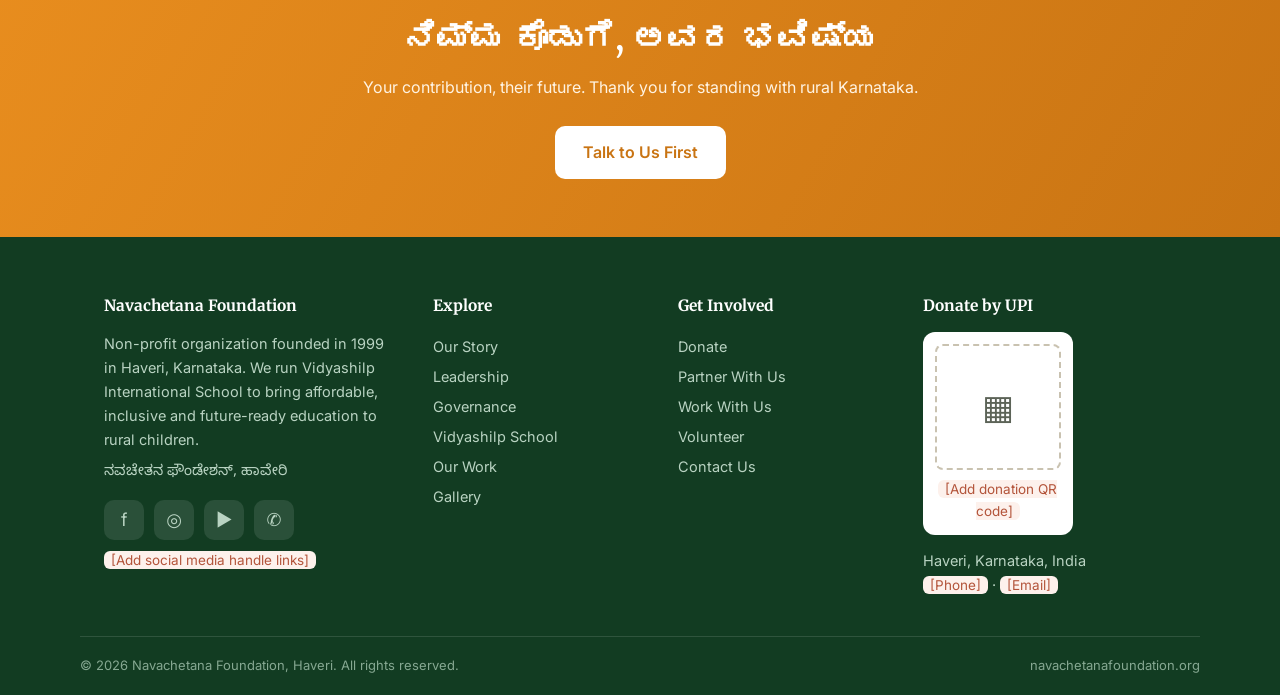
<file: donate.html>
<!DOCTYPE html>
<html lang="en">
<head>
<meta charset="UTF-8">
<meta name="viewport" content="width=device-width, initial-scale=1.0">
<title>Donate — Navachetana Foundation, Haveri</title>
<meta name="description" content="Support Navachetana Foundation, Haveri — your donation empowers rural women, educates children and strengthens village communities in Karnataka.">
<link rel="stylesheet" href="styles.css">
</head>
<body>

<div class="topbar">
  <div class="container">
    <span>📍 Haveri, Karnataka, India</span>
    <span class="kn">ಹೊಸ ಚೇತನ · ಹೊಸ ಬದುಕು</span>
  </div>
</div>

<header class="site-header">
  <div class="nav-wrap">
    <a class="brand" href="index.html">
      <div class="brand-mark">ನ</div>
      <div class="brand-name">
        <strong>Navachetana Foundation</strong>
        <span class="kn">ನವಚೇತನ ಫೌಂಡೇಶನ್, ಹಾವೇರಿ · Since 1999</span>
      </div>
    </a>
    <button class="nav-toggle" aria-label="Toggle menu" aria-expanded="false">&#9776;</button>
    <nav class="main-nav">
      <a href="index.html">Home</a>
      <div class="nav-item">
        <a href="about.html">About Us <span class="caret">&#9662;</span></a>
        <div class="sub-menu">
          <a href="about.html">Our Story</a>
          <a href="leadership.html">Leadership</a>
          <a href="governance.html">Governance</a>
        </div>
      </div>
      <div class="nav-item">
        <a href="school.html">Vidyashilp School <span class="caret">&#9662;</span></a>
        <div class="sub-menu">
          <a href="school.html">School Overview</a>
          <a href="academics.html">Academic Excellence</a>
          <a href="future-ready.html">Future Ready Learning</a>
          <a href="beyond-academics.html">Beyond Academics</a>
          <a href="hostel-transport.html">Hostel &amp; Transport</a>
        </div>
      </div>
      <a href="programs.html">Our Work</a>
      <a href="gallery.html">Gallery</a>
      <a href="partner.html">Partner</a>
      <a href="contact.html">Contact</a>
      <a href="donate.html" class="donate-btn active">Donate &hearts;</a>
    </nav>
  </div>
</header>

<section class="page-hero">
  <div class="container">
    <div class="crumbs"><a href="index.html">Home</a> / Donate</div>
    <h1>Donate — <span class="kn">ದೇಣಿಗೆ ನೀಡಿ</span></h1>
    <p>Your generosity becomes a woman's first enterprise, a child's education,
    a village's new beginning.</p>
  </div>
</section>

<section class="block">
  <div class="container">
    <div class="grid cols-3" style="margin-bottom:48px;">
      <div class="card">
        <div class="icon">👩‍🌾</div>
        <h3>₹1,000</h3>
        <p>Can support training materials for a women's self-help group meeting.</p>
      </div>
      <div class="card">
        <div class="icon">🎓</div>
        <h3>Sponsor a Child</h3>
        <p>Sponsor a deserving child's education at Vidyashilp International School — tuition,
        books, and for boarders, a safe hostel. <span class="placeholder">[Add sponsorship
        amount per year]</span></p>
      </div>
      <div class="card">
        <div class="icon">🌱</div>
        <h3>₹10,000+</h3>
        <p>Can help fund a community welfare initiative in a village.</p>
      </div>
    </div>

    <div class="section-head" style="margin-bottom:26px;">
      <div class="eyebrow">Other Ways to Give</div>
      <h2>Give something lasting</h2>
      <p>Beyond one-time donations, you can support a specific need at the school or in
      the community — books for the library, science lab equipment, sports kits, hostel
      amenities, or a scholarship in your family's name. <a href="contact.html">Talk to
      us</a> about dedicating your gift.</p>
    </div>

    <div class="contact-grid">
      <div class="donate-box">
        <h3>Bank Transfer (NEFT / IMPS / RTGS)</h3>
        <table>
          <tr><td>Account Name</td><td>Navachetana Foundation</td></tr>
          <tr><td>Account Number</td><td><span class="placeholder">[Add account number]</span></td></tr>
          <tr><td>Bank &amp; Branch</td><td><span class="placeholder">[Add bank name, Haveri branch]</span></td></tr>
          <tr><td>IFSC Code</td><td><span class="placeholder">[Add IFSC]</span></td></tr>
          <tr><td>UPI ID</td><td><span class="placeholder">[Add UPI ID]</span></td></tr>
        </table>
        <div class="note">
          <strong>Important:</strong> These are placeholder fields. Add your organization's
          verified bank and UPI details before publishing this page.
        </div>
      </div>
      <div class="contact-card">
        <h3>Donation Enquiries</h3>
        <div class="contact-row">
          <div class="ci">📞</div>
          <div><strong>Phone</strong><span class="placeholder">[Add phone number]</span></div>
        </div>
        <div class="contact-row">
          <div class="ci">✉️</div>
          <div><strong>Email</strong><span class="placeholder">[Add email address]</span></div>
        </div>
        <div class="contact-row">
          <div class="ci">🧾</div>
          <div><strong>Tax Exemption</strong>
          <span>If the Foundation holds 80G registration, donations may be eligible for tax
          deduction. <span class="placeholder">[Confirm and add 80G / 12A / PAN details]</span></span></div>
        </div>
        <div class="contact-row">
          <div class="ci">🤝</div>
          <div><strong>CSR &amp; Institutional Partnerships</strong>
          <span>We welcome CSR partnerships with companies and institutions.
          <a href="contact.html">Write to us →</a></span></div>
        </div>
      </div>
    </div>
  </div>
</section>

<section class="cta-band">
  <div class="container">
    <h2 class="kn">ನಿಮ್ಮ ಕೊಡುಗೆ, ಅವರ ಭವಿಷ್ಯ</h2>
    <p>Your contribution, their future. Thank you for standing with rural Karnataka.</p>
    <a class="btn" href="contact.html">Talk to Us First</a>
  </div>
</section>

<footer class="site-footer">
  <div class="container">
    <div class="footer-grid">
      <div>
        <h4>Navachetana Foundation</h4>
        <p>Non-profit organization founded in 1999 in Haveri, Karnataka. We run Vidyashilp
        International School to bring affordable, inclusive and future-ready education to
        rural children.</p>
        <p class="kn" style="margin-top:10px;">ನವಚೇತನ ಫೌಂಡೇಶನ್, ಹಾವೇರಿ</p>
        <div class="social-row">
          <a href="#" aria-label="Facebook" title="Facebook">f</a>
          <a href="#" aria-label="Instagram" title="Instagram">◎</a>
          <a href="#" aria-label="YouTube" title="YouTube">▶</a>
          <a href="#" aria-label="WhatsApp" title="WhatsApp">✆</a>
        </div>
        <p style="margin-top:8px;"><span class="placeholder">[Add social media handle links]</span></p>
      </div>
      <div>
        <h4>Explore</h4>
        <a href="about.html">Our Story</a>
        <a href="leadership.html">Leadership</a>
        <a href="governance.html">Governance</a>
        <a href="school.html">Vidyashilp School</a>
        <a href="programs.html">Our Work</a>
        <a href="gallery.html">Gallery</a>
      </div>
      <div>
        <h4>Get Involved</h4>
        <a href="donate.html">Donate</a>
        <a href="partner.html">Partner With Us</a>
        <a href="partner.html">Work With Us</a>
        <a href="contact.html">Volunteer</a>
        <a href="contact.html">Contact Us</a>
      </div>
      <div>
        <h4>Donate by UPI</h4>
        <div class="qr-box">
          <div class="qr-slot">▦</div>
          <span class="placeholder">[Add donation QR code]</span>
        </div>
        <p style="margin-top:14px;">Haveri, Karnataka, India<br>
        <span class="placeholder">[Phone]</span> · <span class="placeholder">[Email]</span></p>
      </div>
    </div>
  </div>
  <div class="container footer-bottom">
    <span>© 2026 Navachetana Foundation, Haveri. All rights reserved.</span>
    <span>navachetanafoundation.org</span>
  </div>
</footer>

<script src="script.js"></script>
</body>
</html>
</file>
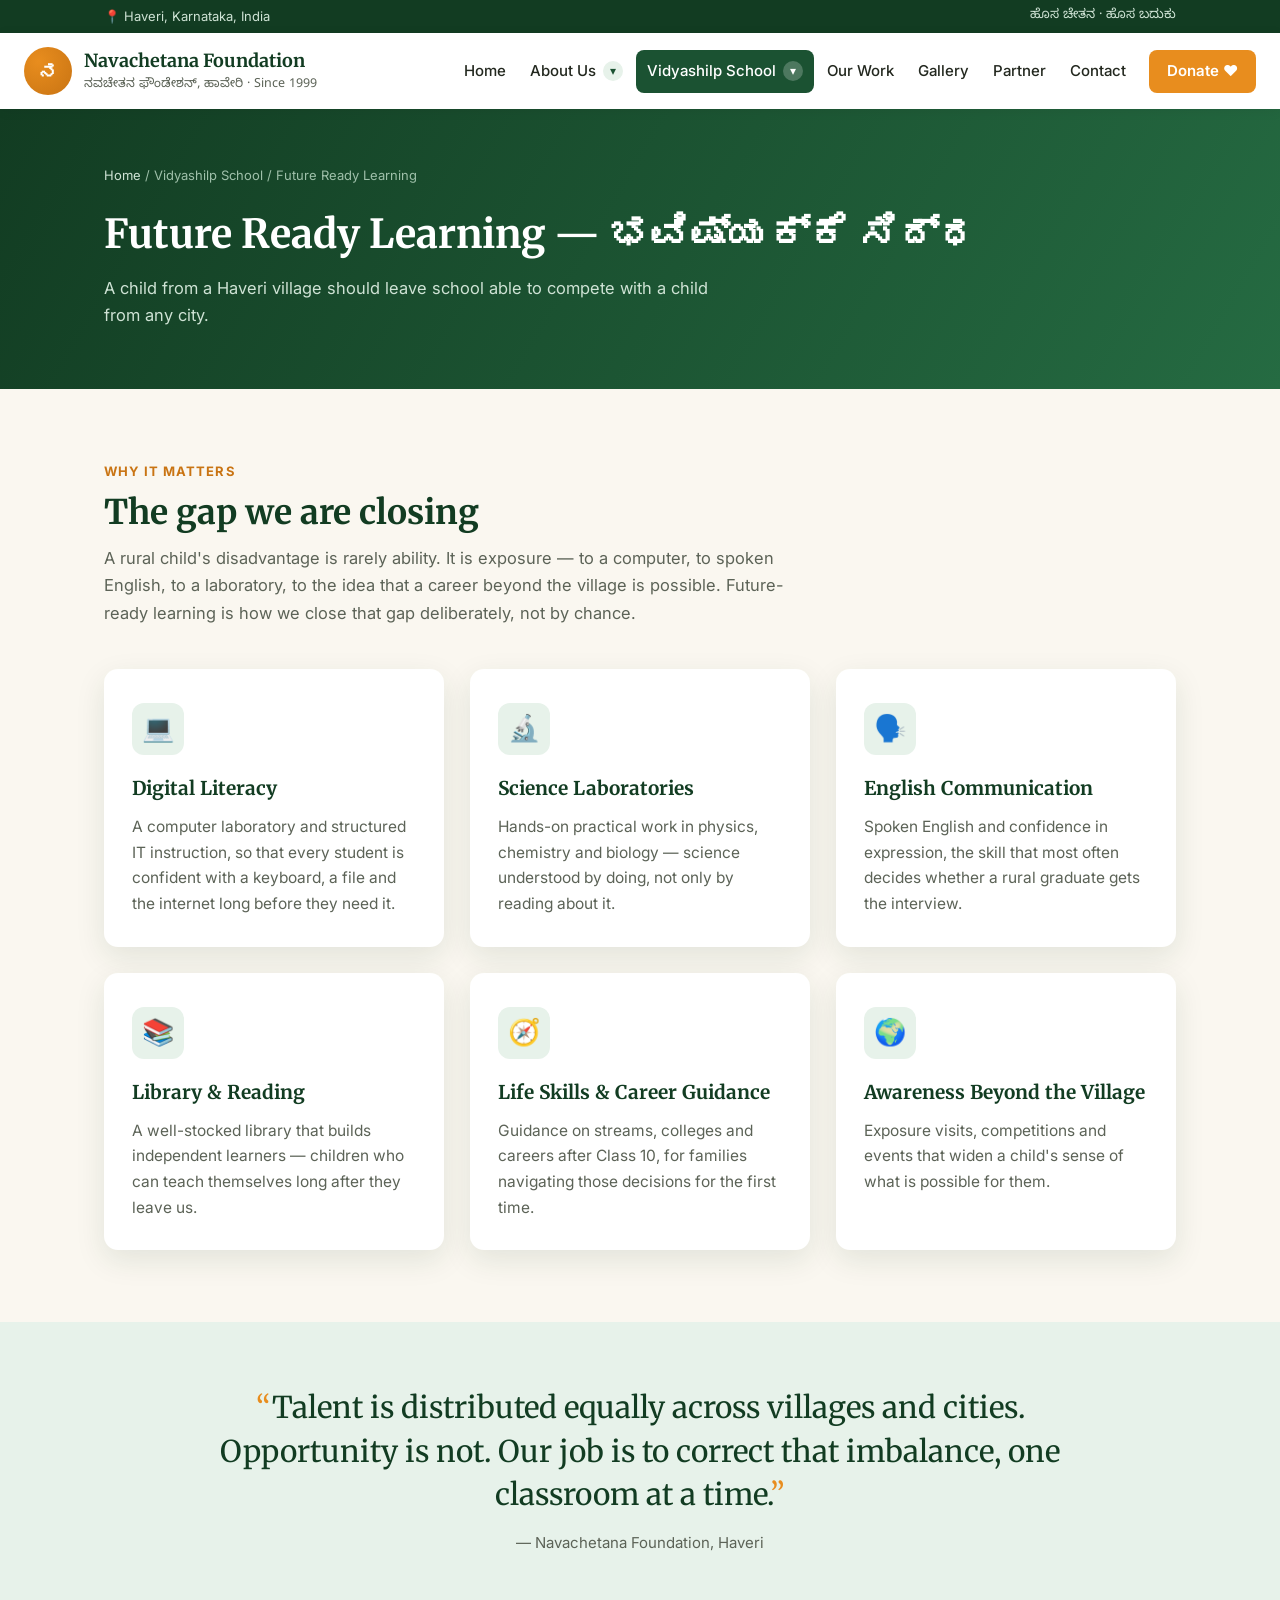
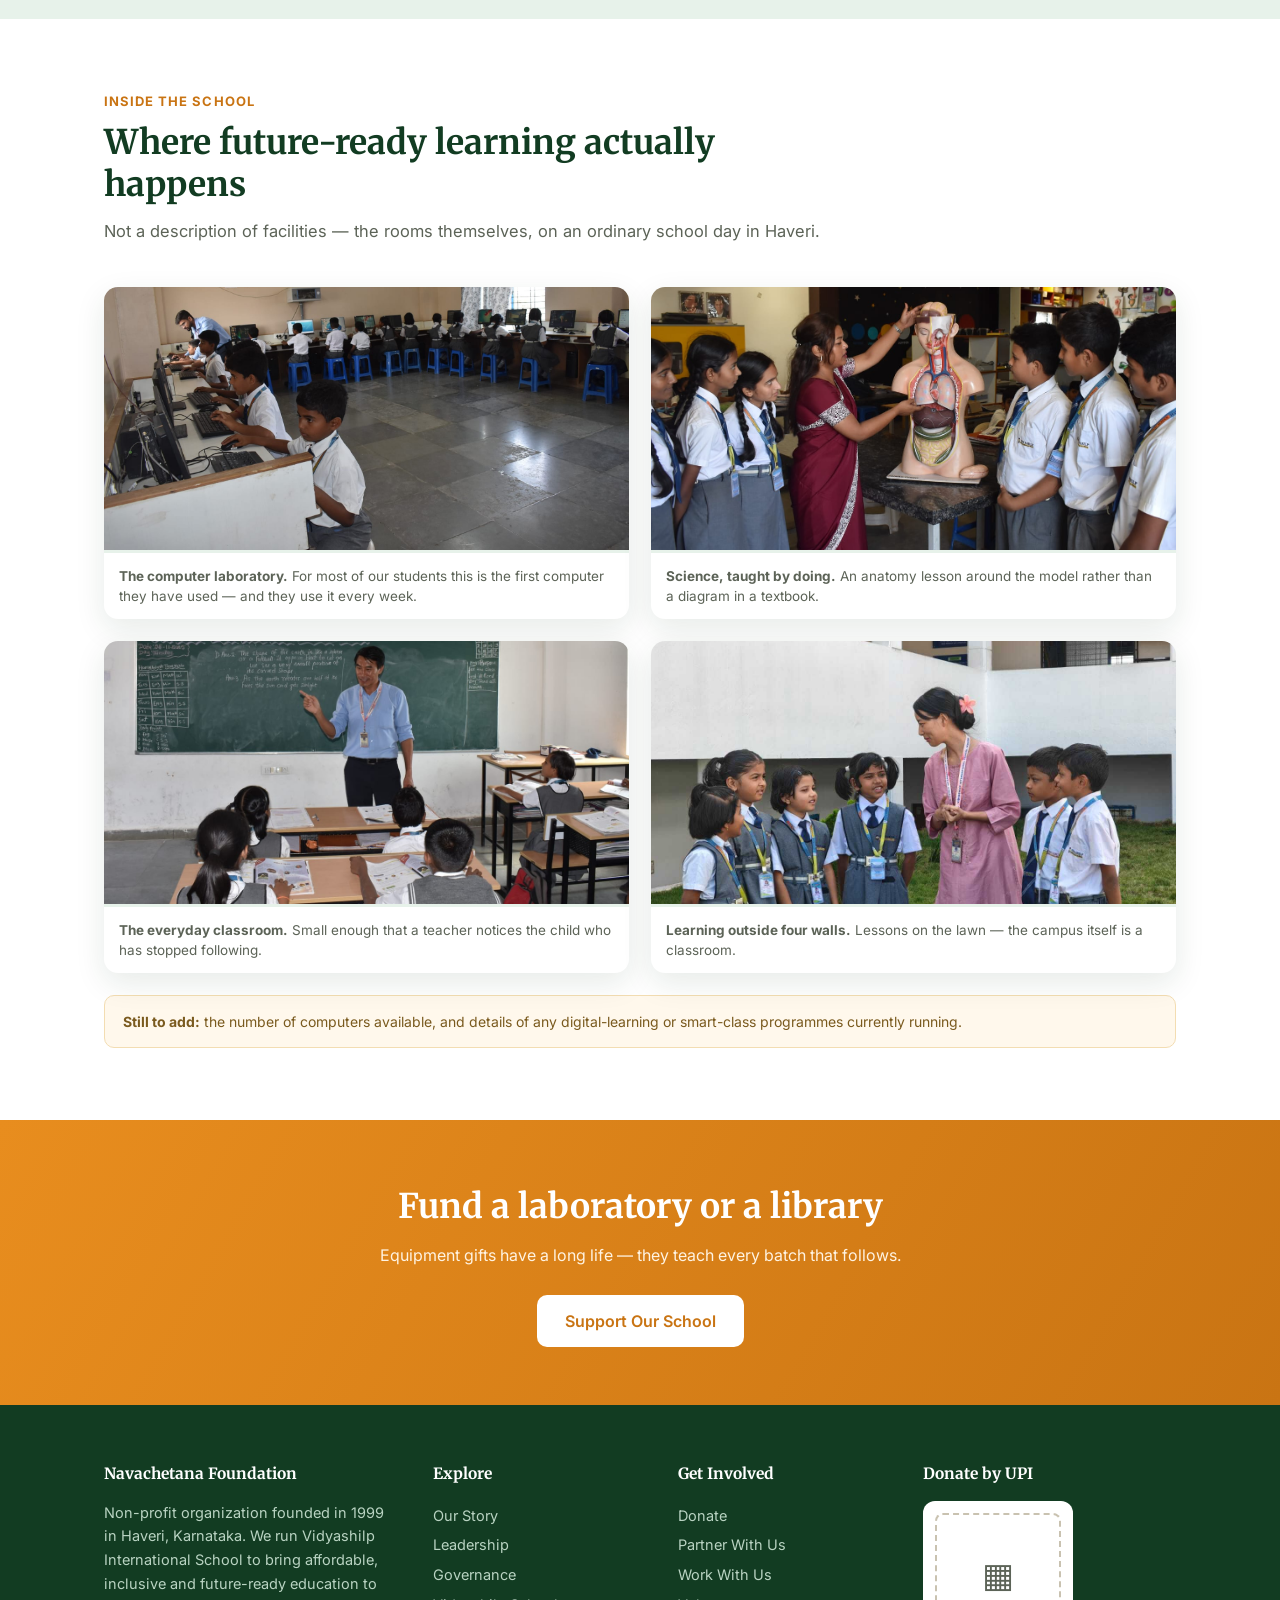
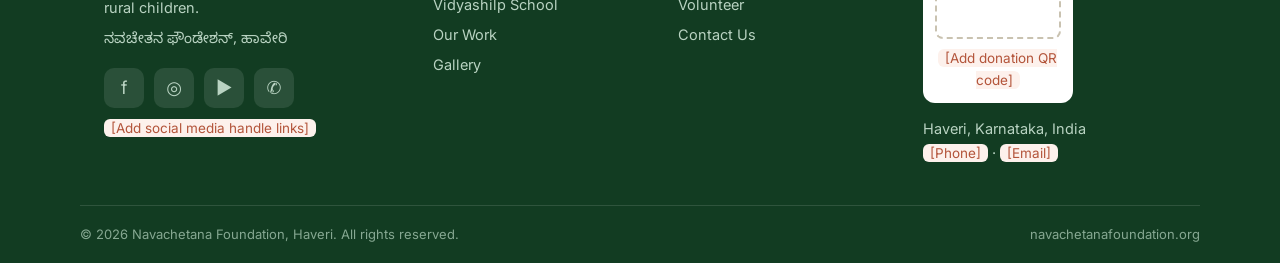
<file: future-ready.html>
<!DOCTYPE html>
<html lang="en">
<head>
<meta charset="UTF-8">
<meta name="viewport" content="width=device-width, initial-scale=1.0">
<title>Future Ready Learning — Vidyashilp International School, Haveri</title>
<meta name="description" content="Future-ready learning at Vidyashilp International School, Haveri — computer and science laboratories, digital literacy, English communication and life skills for rural children.">
<link rel="stylesheet" href="styles.css">
</head>
<body>

<div class="topbar">
  <div class="container">
    <span>📍 Haveri, Karnataka, India</span>
    <span class="kn">ಹೊಸ ಚೇತನ · ಹೊಸ ಬದುಕು</span>
  </div>
</div>

<header class="site-header">
  <div class="nav-wrap">
    <a class="brand" href="index.html">
      <div class="brand-mark">ನ</div>
      <div class="brand-name">
        <strong>Navachetana Foundation</strong>
        <span class="kn">ನವಚೇತನ ಫೌಂಡೇಶನ್, ಹಾವೇರಿ · Since 1999</span>
      </div>
    </a>
    <button class="nav-toggle" aria-label="Toggle menu" aria-expanded="false">&#9776;</button>
    <nav class="main-nav">
      <a href="index.html">Home</a>
      <div class="nav-item">
        <a href="about.html">About Us <span class="caret">&#9662;</span></a>
        <div class="sub-menu">
          <a href="about.html">Our Story</a>
          <a href="leadership.html">Leadership</a>
          <a href="governance.html">Governance</a>
        </div>
      </div>
      <div class="nav-item">
        <a href="school.html" class="active">Vidyashilp School <span class="caret">&#9662;</span></a>
        <div class="sub-menu">
          <a href="school.html">School Overview</a>
          <a href="academics.html">Academic Excellence</a>
          <a href="future-ready.html" class="active">Future Ready Learning</a>
          <a href="beyond-academics.html">Beyond Academics</a>
          <a href="hostel-transport.html">Hostel &amp; Transport</a>
        </div>
      </div>
      <a href="programs.html">Our Work</a>
      <a href="gallery.html">Gallery</a>
      <a href="partner.html">Partner</a>
      <a href="contact.html">Contact</a>
      <a href="donate.html" class="donate-btn">Donate &hearts;</a>
    </nav>
  </div>
</header>

<section class="page-hero">
  <div class="container">
    <div class="crumbs"><a href="index.html">Home</a> / Vidyashilp School / Future Ready Learning</div>
    <h1>Future Ready Learning — ಭವಿಷ್ಯಕ್ಕೆ ಸಿದ್ಧ</h1>
    <p>A child from a Haveri village should leave school able to compete with a child from any city.</p>
  </div>
</section>

<section class="block">
  <div class="container">
    <div class="section-head">
      <div class="eyebrow">Why It Matters</div>
      <h2>The gap we are closing</h2>
      <p>A rural child's disadvantage is rarely ability. It is exposure — to a computer, to
      spoken English, to a laboratory, to the idea that a career beyond the village is
      possible. Future-ready learning is how we close that gap deliberately, not by chance.</p>
    </div>
    <div class="grid cols-3">
      <div class="card">
        <div class="icon">💻</div>
        <h3>Digital Literacy</h3>
        <p>A computer laboratory and structured IT instruction, so that every student is
        confident with a keyboard, a file and the internet long before they need it.</p>
      </div>
      <div class="card">
        <div class="icon">🔬</div>
        <h3>Science Laboratories</h3>
        <p>Hands-on practical work in physics, chemistry and biology — science understood
        by doing, not only by reading about it.</p>
      </div>
      <div class="card">
        <div class="icon">🗣️</div>
        <h3>English Communication</h3>
        <p>Spoken English and confidence in expression, the skill that most often decides
        whether a rural graduate gets the interview.</p>
      </div>
      <div class="card">
        <div class="icon">📚</div>
        <h3>Library &amp; Reading</h3>
        <p>A well-stocked library that builds independent learners — children who can teach
        themselves long after they leave us.</p>
      </div>
      <div class="card">
        <div class="icon">🧭</div>
        <h3>Life Skills &amp; Career Guidance</h3>
        <p>Guidance on streams, colleges and careers after Class 10, for families navigating
        those decisions for the first time.</p>
      </div>
      <div class="card">
        <div class="icon">🌍</div>
        <h3>Awareness Beyond the Village</h3>
        <p>Exposure visits, competitions and events that widen a child's sense of what is
        possible for them.</p>
      </div>
    </div>
  </div>
</section>

<section class="philosophy-band">
  <div class="container">
    <div class="quote">Talent is distributed equally across villages and cities.
    Opportunity is not. Our job is to correct that imbalance, one classroom at a time.</div>
    <div class="attribution">— Navachetana Foundation, Haveri</div>
  </div>
</section>

<section class="block alt">
  <div class="container">
    <div class="section-head">
      <div class="eyebrow">Inside the School</div>
      <h2>Where future-ready learning actually happens</h2>
      <p>Not a description of facilities — the rooms themselves, on an ordinary school day
      in Haveri.</p>
    </div>
    <div class="photo-row wide">
      <figure>
        <img src="images/computer-lab.jpg" loading="lazy"
             alt="Students at desktop computers in the Vidyashilp computer laboratory">
        <figcaption><strong>The computer laboratory.</strong> For most of our students this
        is the first computer they have used — and they use it every week.</figcaption>
      </figure>
      <figure>
        <img src="images/science-lab.jpg" loading="lazy"
             alt="A teacher demonstrating a human anatomy model to students in the science laboratory">
        <figcaption><strong>Science, taught by doing.</strong> An anatomy lesson around the
        model rather than a diagram in a textbook.</figcaption>
      </figure>
      <figure>
        <img src="images/classroom.jpg" loading="lazy"
             alt="A teacher at the blackboard with students working at their desks in a Vidyashilp classroom">
        <figcaption><strong>The everyday classroom.</strong> Small enough that a teacher
        notices the child who has stopped following.</figcaption>
      </figure>
      <figure>
        <img src="images/outdoor-learning.jpg" loading="lazy"
             alt="A teacher outdoors on the school lawn with a small group of primary students">
        <figcaption><strong>Learning outside four walls.</strong> Lessons on the lawn — the
        campus itself is a classroom.</figcaption>
      </figure>
    </div>
    <div class="note">
      <strong>Still to add:</strong> the number of computers available, and details of any
      digital-learning or smart-class programmes currently running.
    </div>
  </div>
</section>

<section class="cta-band">
  <div class="container">
    <h2>Fund a laboratory or a library</h2>
    <p>Equipment gifts have a long life — they teach every batch that follows.</p>
    <a class="btn" href="donate.html">Support Our School</a>
  </div>
</section>

<footer class="site-footer">
  <div class="container">
    <div class="footer-grid">
      <div>
        <h4>Navachetana Foundation</h4>
        <p>Non-profit organization founded in 1999 in Haveri, Karnataka. We run Vidyashilp
        International School to bring affordable, inclusive and future-ready education to
        rural children.</p>
        <p class="kn" style="margin-top:10px;">ನವಚೇತನ ಫೌಂಡೇಶನ್, ಹಾವೇರಿ</p>
        <div class="social-row">
          <a href="#" aria-label="Facebook" title="Facebook">f</a>
          <a href="#" aria-label="Instagram" title="Instagram">◎</a>
          <a href="#" aria-label="YouTube" title="YouTube">▶</a>
          <a href="#" aria-label="WhatsApp" title="WhatsApp">✆</a>
        </div>
        <p style="margin-top:8px;"><span class="placeholder">[Add social media handle links]</span></p>
      </div>
      <div>
        <h4>Explore</h4>
        <a href="about.html">Our Story</a>
        <a href="leadership.html">Leadership</a>
        <a href="governance.html">Governance</a>
        <a href="school.html">Vidyashilp School</a>
        <a href="programs.html">Our Work</a>
        <a href="gallery.html">Gallery</a>
      </div>
      <div>
        <h4>Get Involved</h4>
        <a href="donate.html">Donate</a>
        <a href="partner.html">Partner With Us</a>
        <a href="partner.html">Work With Us</a>
        <a href="contact.html">Volunteer</a>
        <a href="contact.html">Contact Us</a>
      </div>
      <div>
        <h4>Donate by UPI</h4>
        <div class="qr-box">
          <div class="qr-slot">▦</div>
          <span class="placeholder">[Add donation QR code]</span>
        </div>
        <p style="margin-top:14px;">Haveri, Karnataka, India<br>
        <span class="placeholder">[Phone]</span> · <span class="placeholder">[Email]</span></p>
      </div>
    </div>
  </div>
  <div class="container footer-bottom">
    <span>© 2026 Navachetana Foundation, Haveri. All rights reserved.</span>
    <span>navachetanafoundation.org</span>
  </div>
</footer>

<script src="script.js"></script>
</body>
</html>
</file>
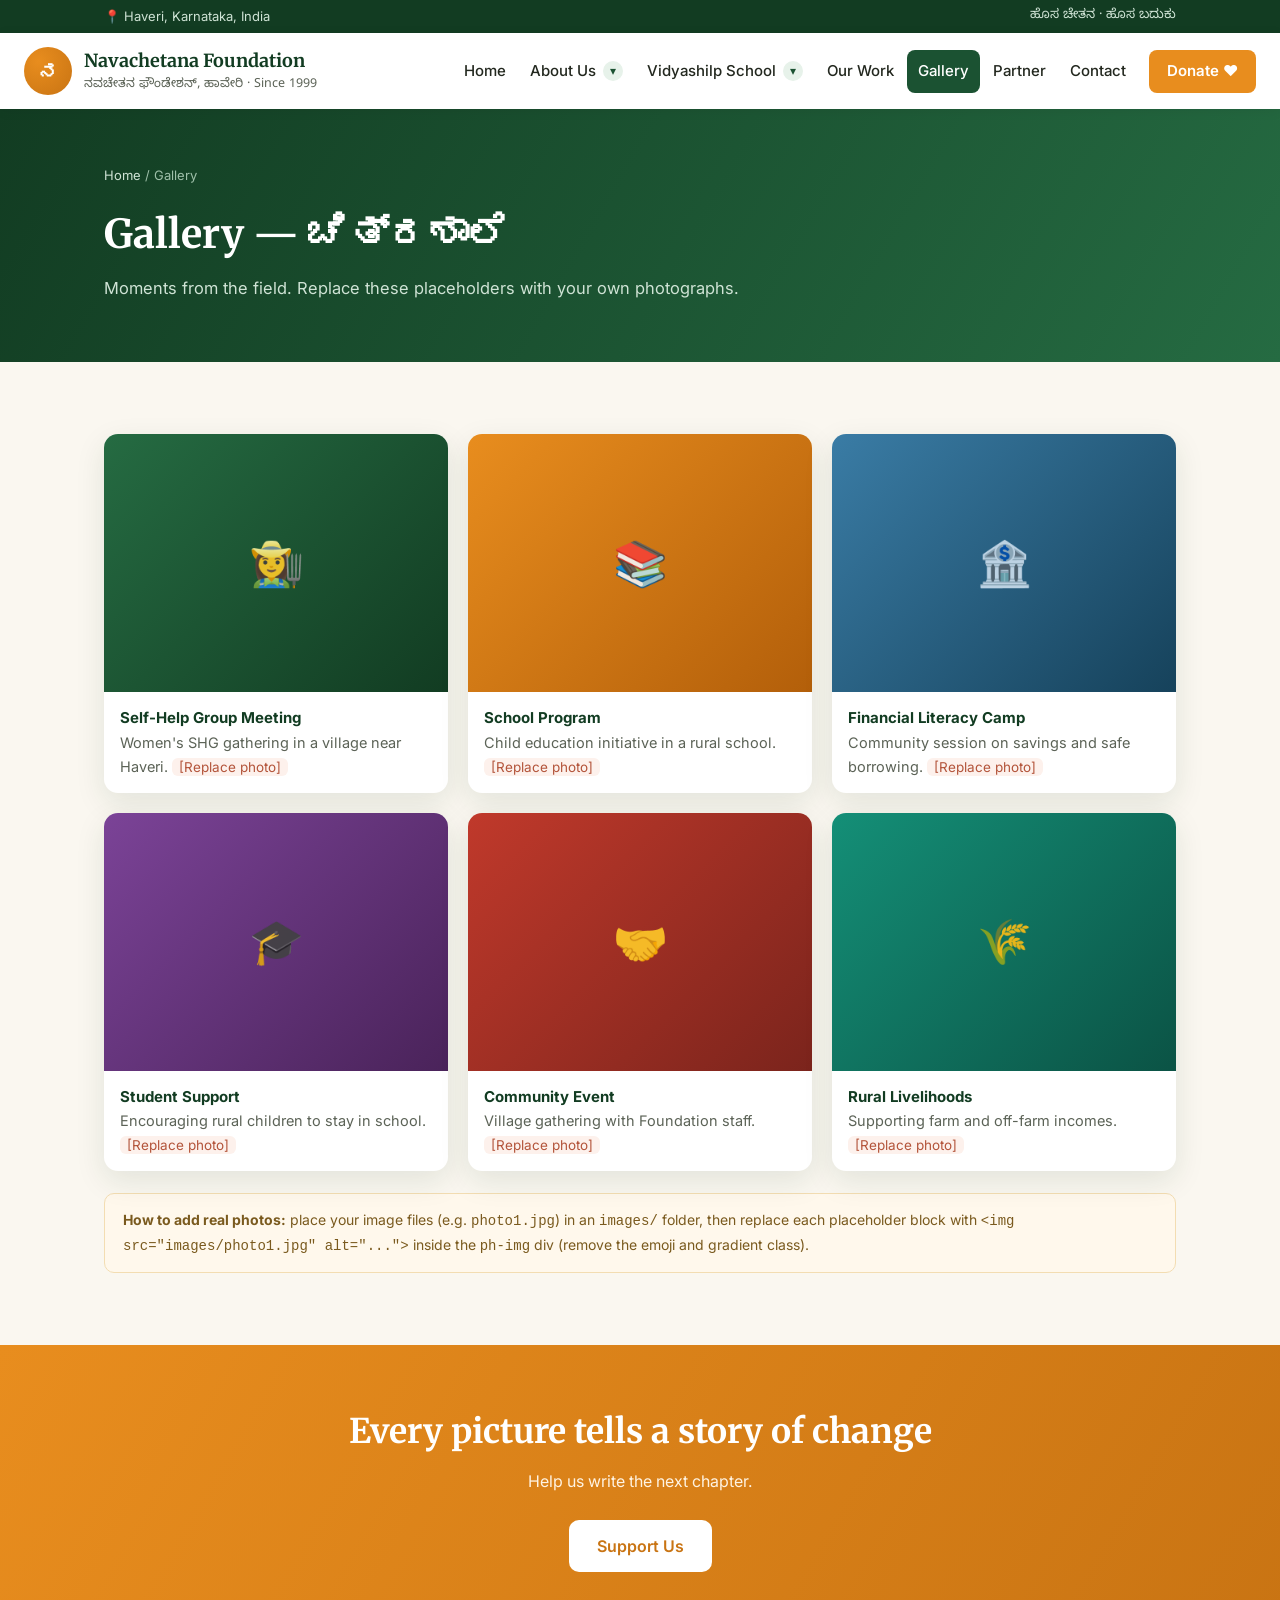
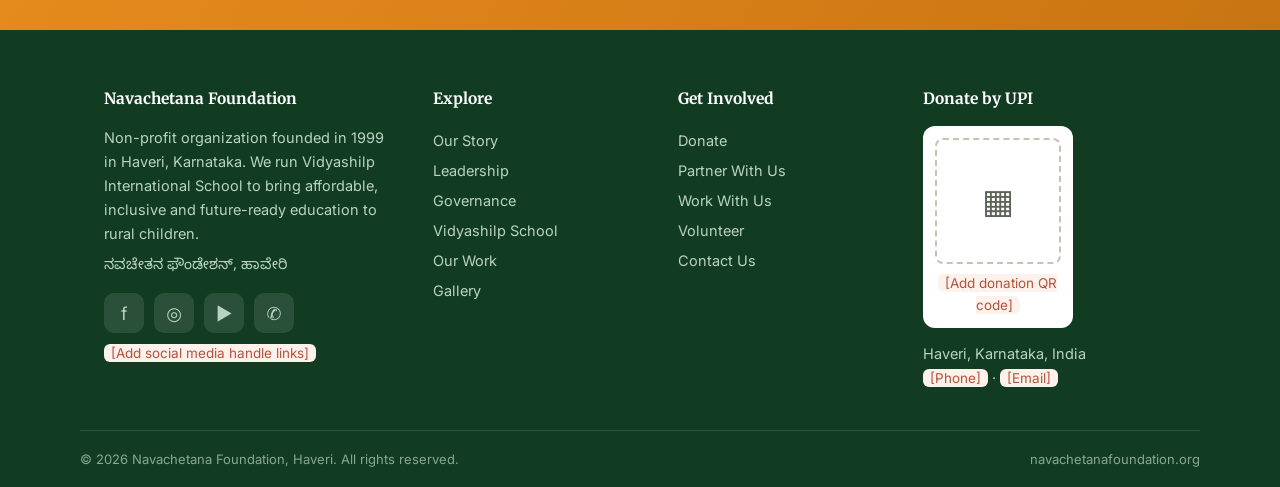
<file: gallery.html>
<!DOCTYPE html>
<html lang="en">
<head>
<meta charset="UTF-8">
<meta name="viewport" content="width=device-width, initial-scale=1.0">
<title>Gallery — Navachetana Foundation, Haveri</title>
<meta name="description" content="Photo gallery of Navachetana Foundation's work in Haveri, Karnataka — self-help groups, education programs and community events.">
<link rel="stylesheet" href="styles.css">
</head>
<body>

<div class="topbar">
  <div class="container">
    <span>📍 Haveri, Karnataka, India</span>
    <span class="kn">ಹೊಸ ಚೇತನ · ಹೊಸ ಬದುಕು</span>
  </div>
</div>

<header class="site-header">
  <div class="nav-wrap">
    <a class="brand" href="index.html">
      <div class="brand-mark">ನ</div>
      <div class="brand-name">
        <strong>Navachetana Foundation</strong>
        <span class="kn">ನವಚೇತನ ಫೌಂಡೇಶನ್, ಹಾವೇರಿ · Since 1999</span>
      </div>
    </a>
    <button class="nav-toggle" aria-label="Toggle menu" aria-expanded="false">&#9776;</button>
    <nav class="main-nav">
      <a href="index.html">Home</a>
      <div class="nav-item">
        <a href="about.html">About Us <span class="caret">&#9662;</span></a>
        <div class="sub-menu">
          <a href="about.html">Our Story</a>
          <a href="leadership.html">Leadership</a>
          <a href="governance.html">Governance</a>
        </div>
      </div>
      <div class="nav-item">
        <a href="school.html">Vidyashilp School <span class="caret">&#9662;</span></a>
        <div class="sub-menu">
          <a href="school.html">School Overview</a>
          <a href="academics.html">Academic Excellence</a>
          <a href="future-ready.html">Future Ready Learning</a>
          <a href="beyond-academics.html">Beyond Academics</a>
          <a href="hostel-transport.html">Hostel &amp; Transport</a>
        </div>
      </div>
      <a href="programs.html">Our Work</a>
      <a href="gallery.html" class="active">Gallery</a>
      <a href="partner.html">Partner</a>
      <a href="contact.html">Contact</a>
      <a href="donate.html" class="donate-btn">Donate &hearts;</a>
    </nav>
  </div>
</header>

<section class="page-hero">
  <div class="container">
    <div class="crumbs"><a href="index.html">Home</a> / Gallery</div>
    <h1>Gallery — ಚಿತ್ರಶಾಲೆ</h1>
    <p>Moments from the field. Replace these placeholders with your own photographs.</p>
  </div>
</section>

<section class="block">
  <div class="container">
    <div class="gallery-grid">
      <div class="ph">
        <div class="ph-img g1">👩‍🌾</div>
        <div class="ph-cap"><strong>Self-Help Group Meeting</strong>
        Women's SHG gathering in a village near Haveri. <span class="placeholder">[Replace photo]</span></div>
      </div>
      <div class="ph">
        <div class="ph-img g2">📚</div>
        <div class="ph-cap"><strong>School Program</strong>
        Child education initiative in a rural school. <span class="placeholder">[Replace photo]</span></div>
      </div>
      <div class="ph">
        <div class="ph-img g3">🏦</div>
        <div class="ph-cap"><strong>Financial Literacy Camp</strong>
        Community session on savings and safe borrowing. <span class="placeholder">[Replace photo]</span></div>
      </div>
      <div class="ph">
        <div class="ph-img g4">🎓</div>
        <div class="ph-cap"><strong>Student Support</strong>
        Encouraging rural children to stay in school. <span class="placeholder">[Replace photo]</span></div>
      </div>
      <div class="ph">
        <div class="ph-img g5">🤝</div>
        <div class="ph-cap"><strong>Community Event</strong>
        Village gathering with Foundation staff. <span class="placeholder">[Replace photo]</span></div>
      </div>
      <div class="ph">
        <div class="ph-img g6">🌾</div>
        <div class="ph-cap"><strong>Rural Livelihoods</strong>
        Supporting farm and off-farm incomes. <span class="placeholder">[Replace photo]</span></div>
      </div>
    </div>

    <div class="note">
      <strong>How to add real photos:</strong> place your image files (e.g. <code>photo1.jpg</code>)
      in an <code>images/</code> folder, then replace each placeholder block with
      <code>&lt;img src="images/photo1.jpg" alt="..."&gt;</code> inside the
      <code>ph-img</code> div (remove the emoji and gradient class).
    </div>
  </div>
</section>

<section class="cta-band">
  <div class="container">
    <h2>Every picture tells a story of change</h2>
    <p>Help us write the next chapter.</p>
    <a class="btn" href="donate.html">Support Us</a>
  </div>
</section>

<footer class="site-footer">
  <div class="container">
    <div class="footer-grid">
      <div>
        <h4>Navachetana Foundation</h4>
        <p>Non-profit organization founded in 1999 in Haveri, Karnataka. We run Vidyashilp
        International School to bring affordable, inclusive and future-ready education to
        rural children.</p>
        <p class="kn" style="margin-top:10px;">ನವಚೇತನ ಫೌಂಡೇಶನ್, ಹಾವೇರಿ</p>
        <div class="social-row">
          <a href="#" aria-label="Facebook" title="Facebook">f</a>
          <a href="#" aria-label="Instagram" title="Instagram">◎</a>
          <a href="#" aria-label="YouTube" title="YouTube">▶</a>
          <a href="#" aria-label="WhatsApp" title="WhatsApp">✆</a>
        </div>
        <p style="margin-top:8px;"><span class="placeholder">[Add social media handle links]</span></p>
      </div>
      <div>
        <h4>Explore</h4>
        <a href="about.html">Our Story</a>
        <a href="leadership.html">Leadership</a>
        <a href="governance.html">Governance</a>
        <a href="school.html">Vidyashilp School</a>
        <a href="programs.html">Our Work</a>
        <a href="gallery.html">Gallery</a>
      </div>
      <div>
        <h4>Get Involved</h4>
        <a href="donate.html">Donate</a>
        <a href="partner.html">Partner With Us</a>
        <a href="partner.html">Work With Us</a>
        <a href="contact.html">Volunteer</a>
        <a href="contact.html">Contact Us</a>
      </div>
      <div>
        <h4>Donate by UPI</h4>
        <div class="qr-box">
          <div class="qr-slot">▦</div>
          <span class="placeholder">[Add donation QR code]</span>
        </div>
        <p style="margin-top:14px;">Haveri, Karnataka, India<br>
        <span class="placeholder">[Phone]</span> · <span class="placeholder">[Email]</span></p>
      </div>
    </div>
  </div>
  <div class="container footer-bottom">
    <span>© 2026 Navachetana Foundation, Haveri. All rights reserved.</span>
    <span>navachetanafoundation.org</span>
  </div>
</footer>

<script src="script.js"></script>
</body>
</html>
</file>
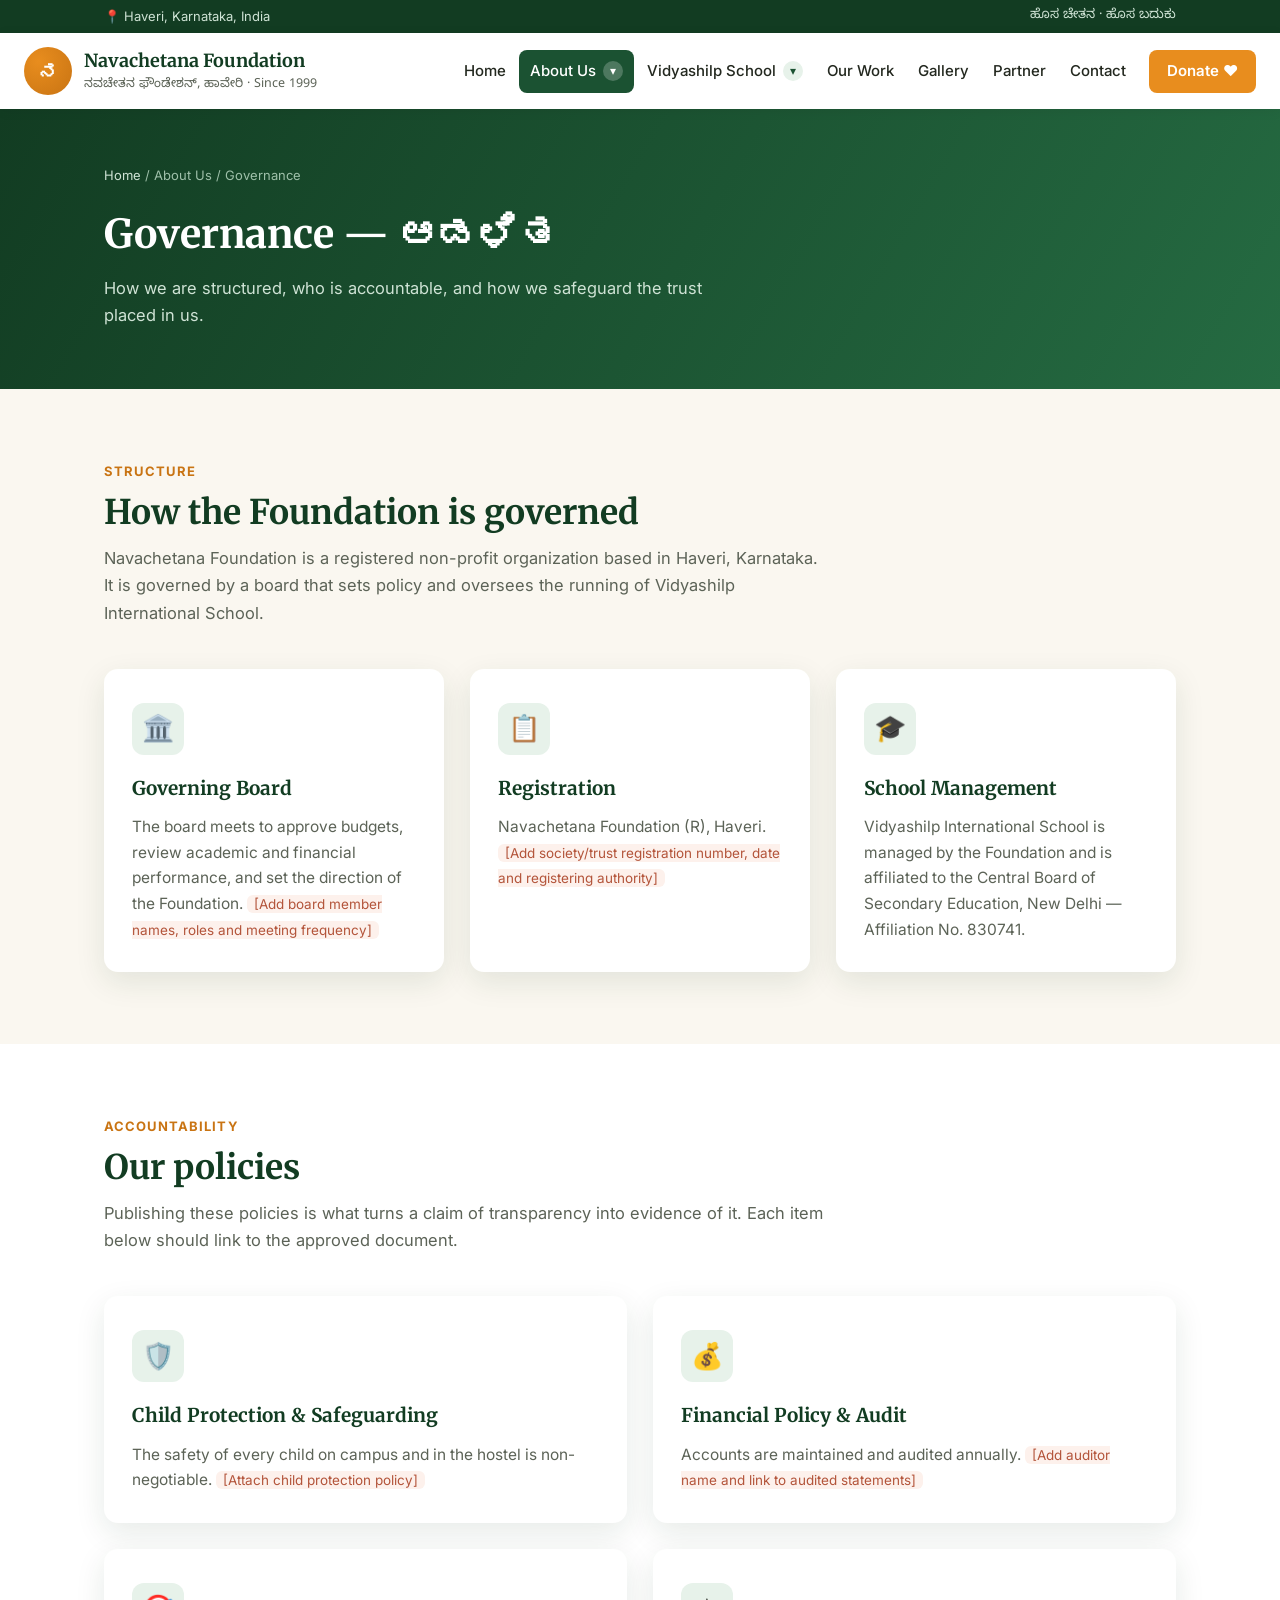
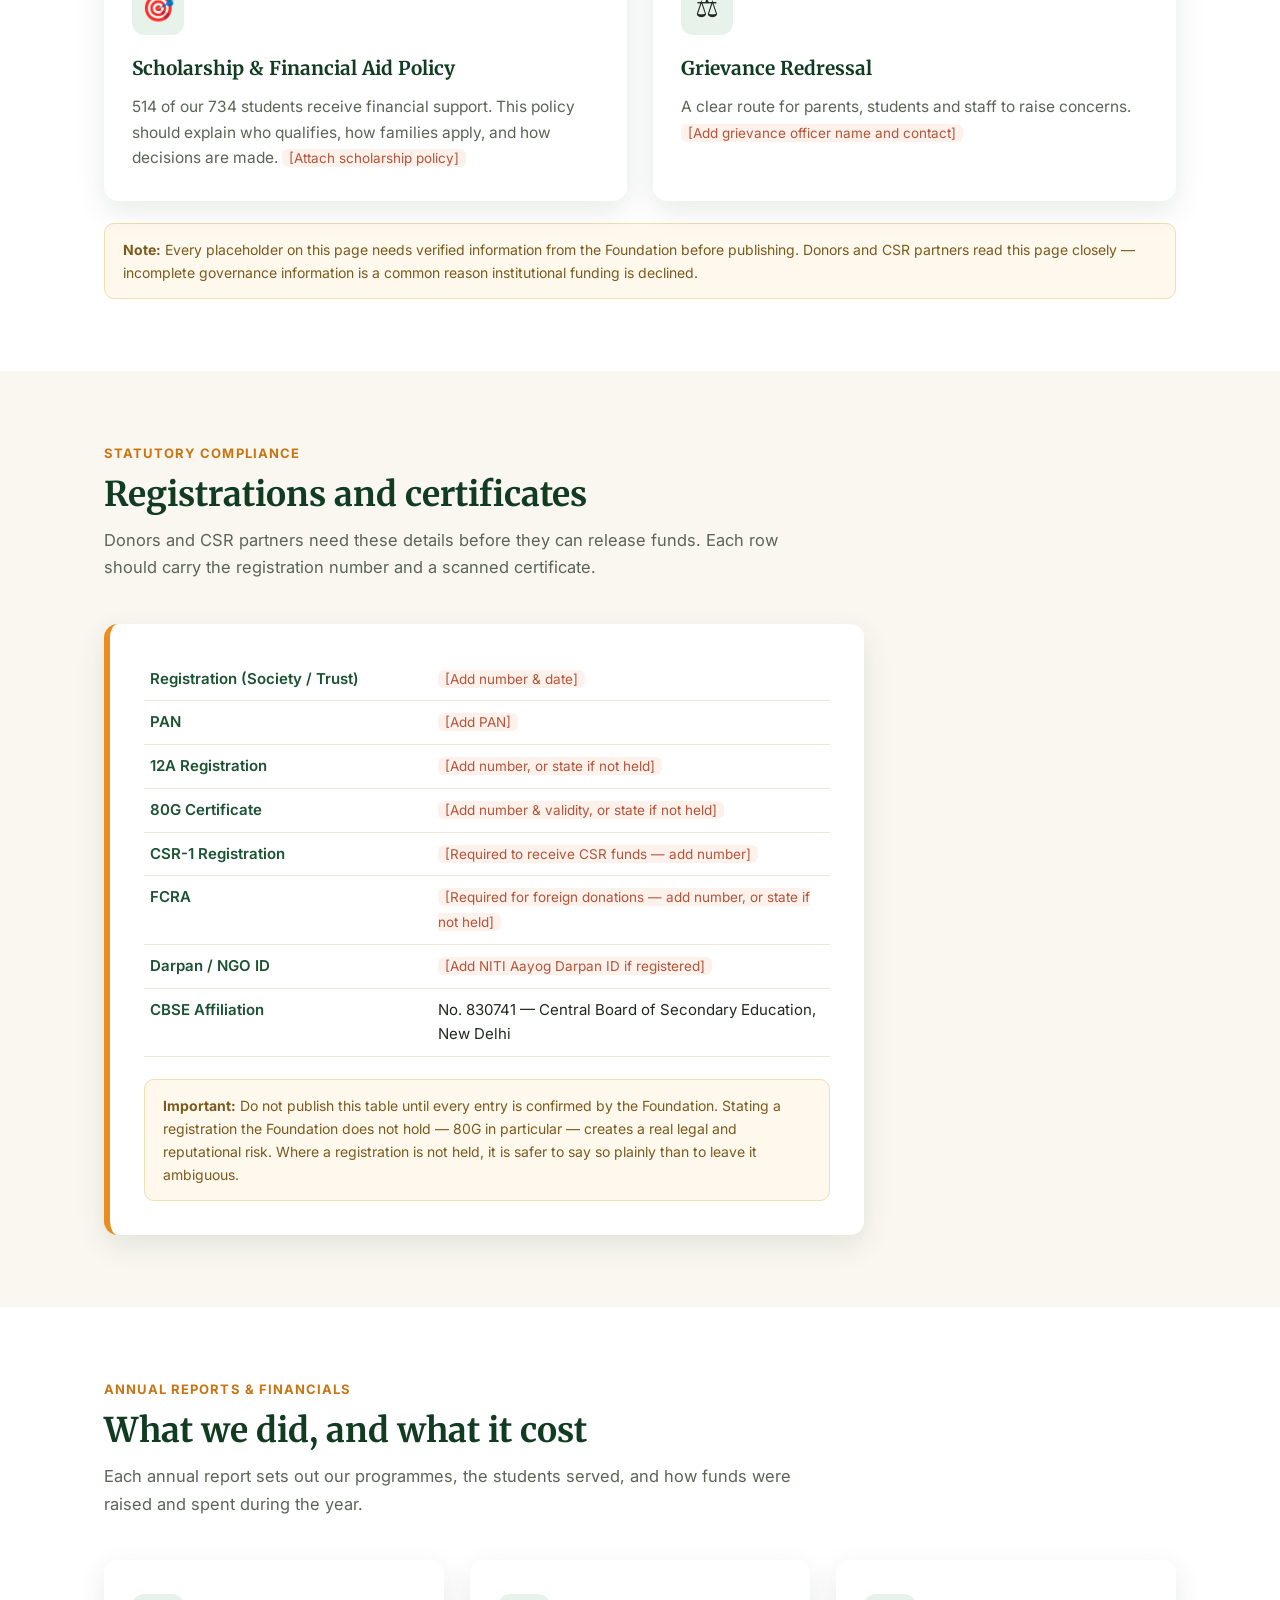
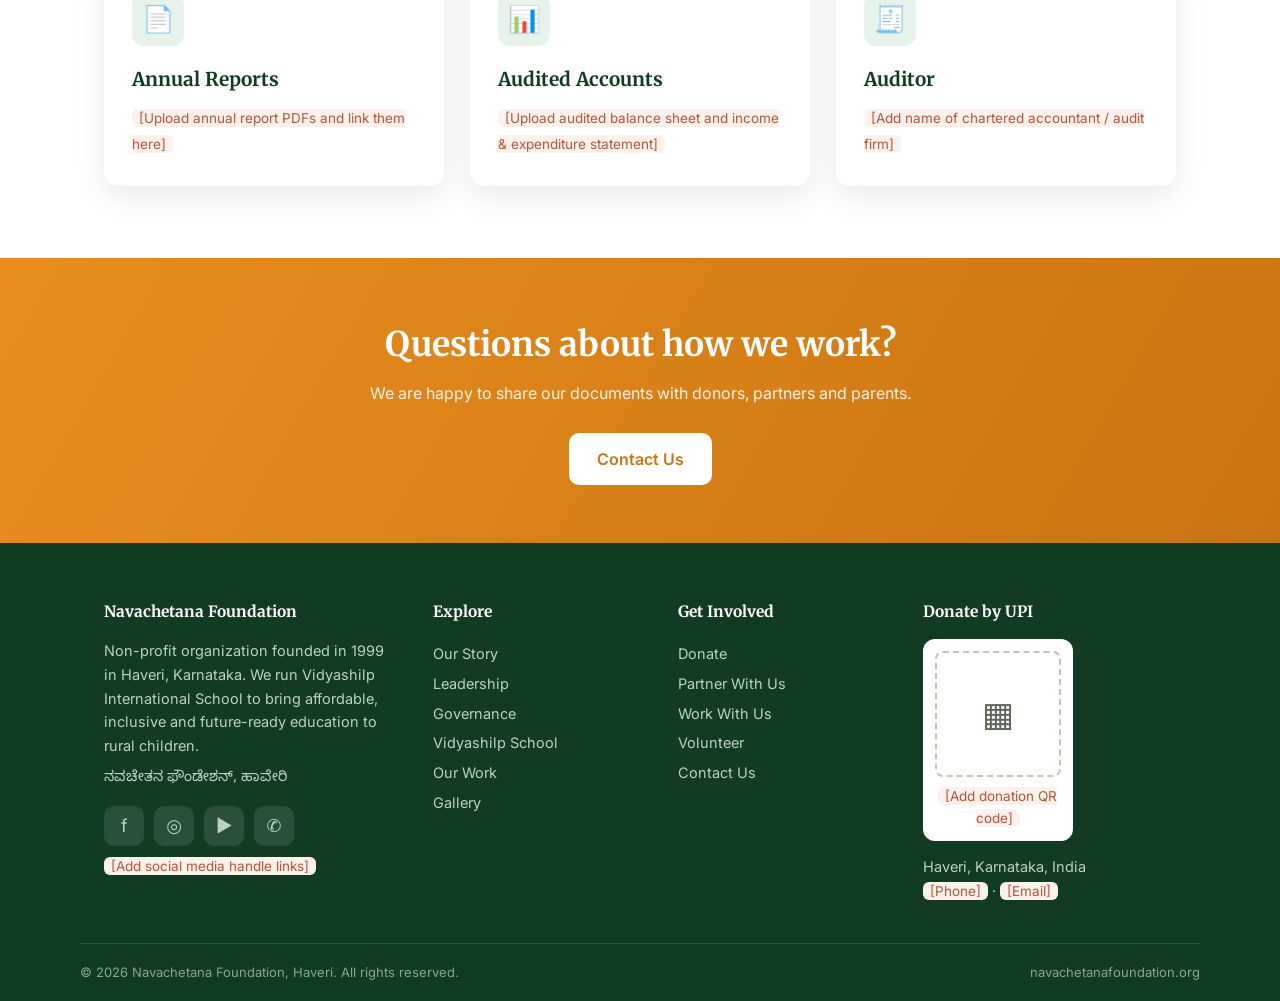
<file: governance.html>
<!DOCTYPE html>
<html lang="en">
<head>
<meta charset="UTF-8">
<meta name="viewport" content="width=device-width, initial-scale=1.0">
<title>Governance — Navachetana Foundation, Haveri</title>
<meta name="description" content="Governance, registration and accountability at Navachetana Foundation, Haveri, Karnataka — how the Foundation and Vidyashilp International School are governed.">
<link rel="stylesheet" href="styles.css">
</head>
<body>

<div class="topbar">
  <div class="container">
    <span>📍 Haveri, Karnataka, India</span>
    <span class="kn">ಹೊಸ ಚೇತನ · ಹೊಸ ಬದುಕು</span>
  </div>
</div>

<header class="site-header">
  <div class="nav-wrap">
    <a class="brand" href="index.html">
      <div class="brand-mark">ನ</div>
      <div class="brand-name">
        <strong>Navachetana Foundation</strong>
        <span class="kn">ನವಚೇತನ ಫೌಂಡೇಶನ್, ಹಾವೇರಿ · Since 1999</span>
      </div>
    </a>
    <button class="nav-toggle" aria-label="Toggle menu" aria-expanded="false">&#9776;</button>
    <nav class="main-nav">
      <a href="index.html">Home</a>
      <div class="nav-item">
        <a href="about.html" class="active">About Us <span class="caret">&#9662;</span></a>
        <div class="sub-menu">
          <a href="about.html">Our Story</a>
          <a href="leadership.html">Leadership</a>
          <a href="governance.html" class="active">Governance</a>
        </div>
      </div>
      <div class="nav-item">
        <a href="school.html">Vidyashilp School <span class="caret">&#9662;</span></a>
        <div class="sub-menu">
          <a href="school.html">School Overview</a>
          <a href="academics.html">Academic Excellence</a>
          <a href="future-ready.html">Future Ready Learning</a>
          <a href="beyond-academics.html">Beyond Academics</a>
          <a href="hostel-transport.html">Hostel &amp; Transport</a>
        </div>
      </div>
      <a href="programs.html">Our Work</a>
      <a href="gallery.html">Gallery</a>
      <a href="partner.html">Partner</a>
      <a href="contact.html">Contact</a>
      <a href="donate.html" class="donate-btn">Donate &hearts;</a>
    </nav>
  </div>
</header>

<section class="page-hero">
  <div class="container">
    <div class="crumbs"><a href="index.html">Home</a> / About Us / Governance</div>
    <h1>Governance — ಆಡಳಿತ</h1>
    <p>How we are structured, who is accountable, and how we safeguard the trust placed in us.</p>
  </div>
</section>

<section class="block">
  <div class="container">
    <div class="section-head">
      <div class="eyebrow">Structure</div>
      <h2>How the Foundation is governed</h2>
      <p>Navachetana Foundation is a registered non-profit organization based in Haveri,
      Karnataka. It is governed by a board that sets policy and oversees the running of
      Vidyashilp International School.</p>
    </div>
    <div class="grid cols-3">
      <div class="card">
        <div class="icon">🏛️</div>
        <h3>Governing Board</h3>
        <p>The board meets to approve budgets, review academic and financial performance,
        and set the direction of the Foundation.
        <span class="placeholder">[Add board member names, roles and meeting frequency]</span></p>
      </div>
      <div class="card">
        <div class="icon">📋</div>
        <h3>Registration</h3>
        <p>Navachetana Foundation (R), Haveri.
        <span class="placeholder">[Add society/trust registration number, date and registering authority]</span></p>
      </div>
      <div class="card">
        <div class="icon">🎓</div>
        <h3>School Management</h3>
        <p>Vidyashilp International School is managed by the Foundation and is affiliated to
        the Central Board of Secondary Education, New Delhi — Affiliation No. 830741.</p>
      </div>
    </div>
  </div>
</section>

<section class="block alt">
  <div class="container">
    <div class="section-head">
      <div class="eyebrow">Accountability</div>
      <h2>Our policies</h2>
      <p>Publishing these policies is what turns a claim of transparency into evidence of it.
      Each item below should link to the approved document.</p>
    </div>
    <div class="grid cols-2">
      <div class="card">
        <div class="icon">🛡️</div>
        <h3>Child Protection &amp; Safeguarding</h3>
        <p>The safety of every child on campus and in the hostel is non-negotiable.
        <span class="placeholder">[Attach child protection policy]</span></p>
      </div>
      <div class="card">
        <div class="icon">💰</div>
        <h3>Financial Policy &amp; Audit</h3>
        <p>Accounts are maintained and audited annually.
        <span class="placeholder">[Add auditor name and link to audited statements]</span></p>
      </div>
      <div class="card">
        <div class="icon">🎯</div>
        <h3>Scholarship &amp; Financial Aid Policy</h3>
        <p>514 of our 734 students receive financial support. This policy should explain who
        qualifies, how families apply, and how decisions are made.
        <span class="placeholder">[Attach scholarship policy]</span></p>
      </div>
      <div class="card">
        <div class="icon">⚖️</div>
        <h3>Grievance Redressal</h3>
        <p>A clear route for parents, students and staff to raise concerns.
        <span class="placeholder">[Add grievance officer name and contact]</span></p>
      </div>
    </div>
    <div class="note">
      <strong>Note:</strong> Every placeholder on this page needs verified information from the
      Foundation before publishing. Donors and CSR partners read this page closely — incomplete
      governance information is a common reason institutional funding is declined.
    </div>
  </div>
</section>

<section class="block">
  <div class="container">
    <div class="section-head">
      <div class="eyebrow">Statutory Compliance</div>
      <h2>Registrations and certificates</h2>
      <p>Donors and CSR partners need these details before they can release funds. Each row
      should carry the registration number and a scanned certificate.</p>
    </div>
    <div class="donate-box" style="max-width:760px;">
      <table>
        <tr><td>Registration (Society / Trust)</td><td><span class="placeholder">[Add number &amp; date]</span></td></tr>
        <tr><td>PAN</td><td><span class="placeholder">[Add PAN]</span></td></tr>
        <tr><td>12A Registration</td><td><span class="placeholder">[Add number, or state if not held]</span></td></tr>
        <tr><td>80G Certificate</td><td><span class="placeholder">[Add number &amp; validity, or state if not held]</span></td></tr>
        <tr><td>CSR-1 Registration</td><td><span class="placeholder">[Required to receive CSR funds — add number]</span></td></tr>
        <tr><td>FCRA</td><td><span class="placeholder">[Required for foreign donations — add number, or state if not held]</span></td></tr>
        <tr><td>Darpan / NGO ID</td><td><span class="placeholder">[Add NITI Aayog Darpan ID if registered]</span></td></tr>
        <tr><td>CBSE Affiliation</td><td>No. 830741 — Central Board of Secondary Education, New Delhi</td></tr>
      </table>
      <div class="note">
        <strong>Important:</strong> Do not publish this table until every entry is confirmed by
        the Foundation. Stating a registration the Foundation does not hold — 80G in
        particular — creates a real legal and reputational risk. Where a registration is not
        held, it is safer to say so plainly than to leave it ambiguous.
      </div>
    </div>
  </div>
</section>

<section class="block alt">
  <div class="container">
    <div class="section-head">
      <div class="eyebrow">Annual Reports &amp; Financials</div>
      <h2>What we did, and what it cost</h2>
      <p>Each annual report sets out our programmes, the students served, and how funds were
      raised and spent during the year.</p>
    </div>
    <div class="grid cols-3">
      <div class="card">
        <div class="icon">📄</div>
        <h3>Annual Reports</h3>
        <p><span class="placeholder">[Upload annual report PDFs and link them here]</span></p>
      </div>
      <div class="card">
        <div class="icon">📊</div>
        <h3>Audited Accounts</h3>
        <p><span class="placeholder">[Upload audited balance sheet and income &amp; expenditure statement]</span></p>
      </div>
      <div class="card">
        <div class="icon">🧾</div>
        <h3>Auditor</h3>
        <p><span class="placeholder">[Add name of chartered accountant / audit firm]</span></p>
      </div>
    </div>
  </div>
</section>

<section class="cta-band">
  <div class="container">
    <h2>Questions about how we work?</h2>
    <p>We are happy to share our documents with donors, partners and parents.</p>
    <a class="btn" href="contact.html">Contact Us</a>
  </div>
</section>

<footer class="site-footer">
  <div class="container">
    <div class="footer-grid">
      <div>
        <h4>Navachetana Foundation</h4>
        <p>Non-profit organization founded in 1999 in Haveri, Karnataka. We run Vidyashilp
        International School to bring affordable, inclusive and future-ready education to
        rural children.</p>
        <p class="kn" style="margin-top:10px;">ನವಚೇತನ ಫೌಂಡೇಶನ್, ಹಾವೇರಿ</p>
        <div class="social-row">
          <a href="#" aria-label="Facebook" title="Facebook">f</a>
          <a href="#" aria-label="Instagram" title="Instagram">◎</a>
          <a href="#" aria-label="YouTube" title="YouTube">▶</a>
          <a href="#" aria-label="WhatsApp" title="WhatsApp">✆</a>
        </div>
        <p style="margin-top:8px;"><span class="placeholder">[Add social media handle links]</span></p>
      </div>
      <div>
        <h4>Explore</h4>
        <a href="about.html">Our Story</a>
        <a href="leadership.html">Leadership</a>
        <a href="governance.html">Governance</a>
        <a href="school.html">Vidyashilp School</a>
        <a href="programs.html">Our Work</a>
        <a href="gallery.html">Gallery</a>
      </div>
      <div>
        <h4>Get Involved</h4>
        <a href="donate.html">Donate</a>
        <a href="partner.html">Partner With Us</a>
        <a href="partner.html">Work With Us</a>
        <a href="contact.html">Volunteer</a>
        <a href="contact.html">Contact Us</a>
      </div>
      <div>
        <h4>Donate by UPI</h4>
        <div class="qr-box">
          <div class="qr-slot">▦</div>
          <span class="placeholder">[Add donation QR code]</span>
        </div>
        <p style="margin-top:14px;">Haveri, Karnataka, India<br>
        <span class="placeholder">[Phone]</span> · <span class="placeholder">[Email]</span></p>
      </div>
    </div>
  </div>
  <div class="container footer-bottom">
    <span>© 2026 Navachetana Foundation, Haveri. All rights reserved.</span>
    <span>navachetanafoundation.org</span>
  </div>
</footer>

<script src="script.js"></script>
</body>
</html>
</file>
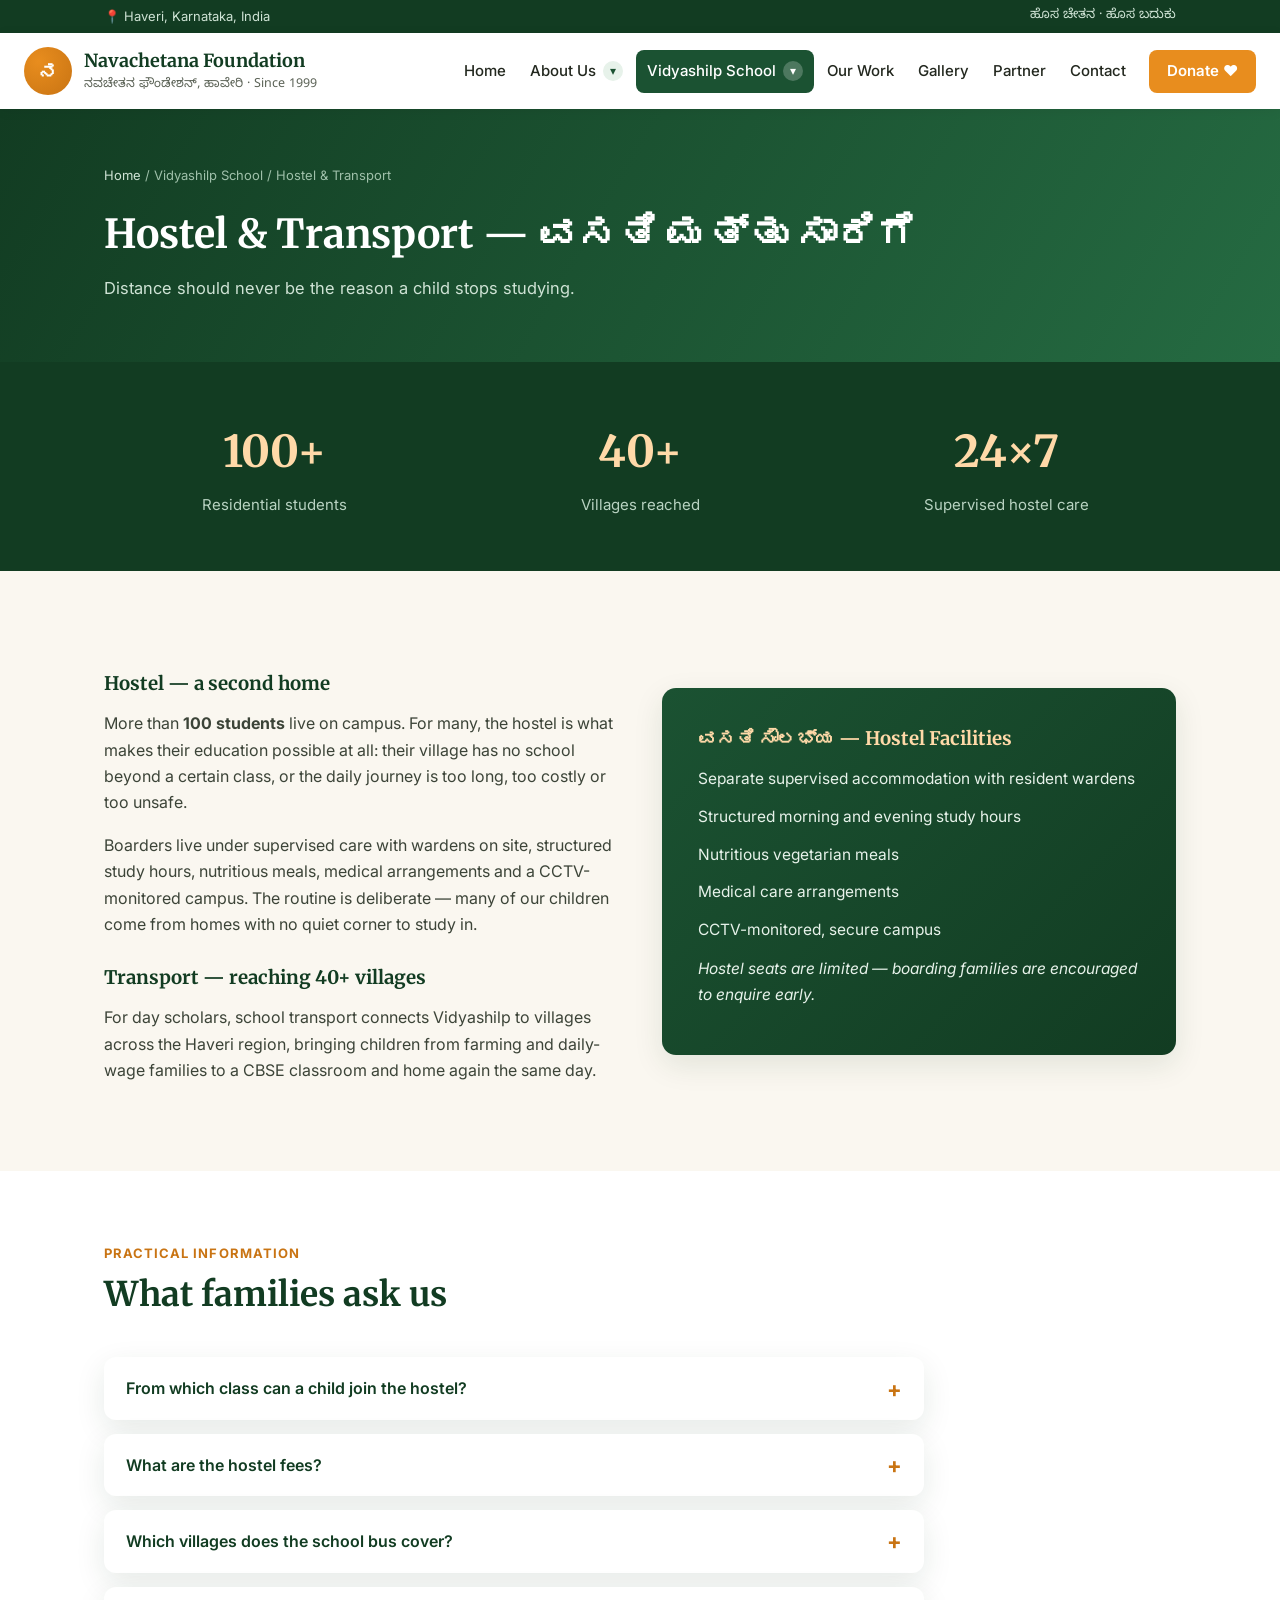
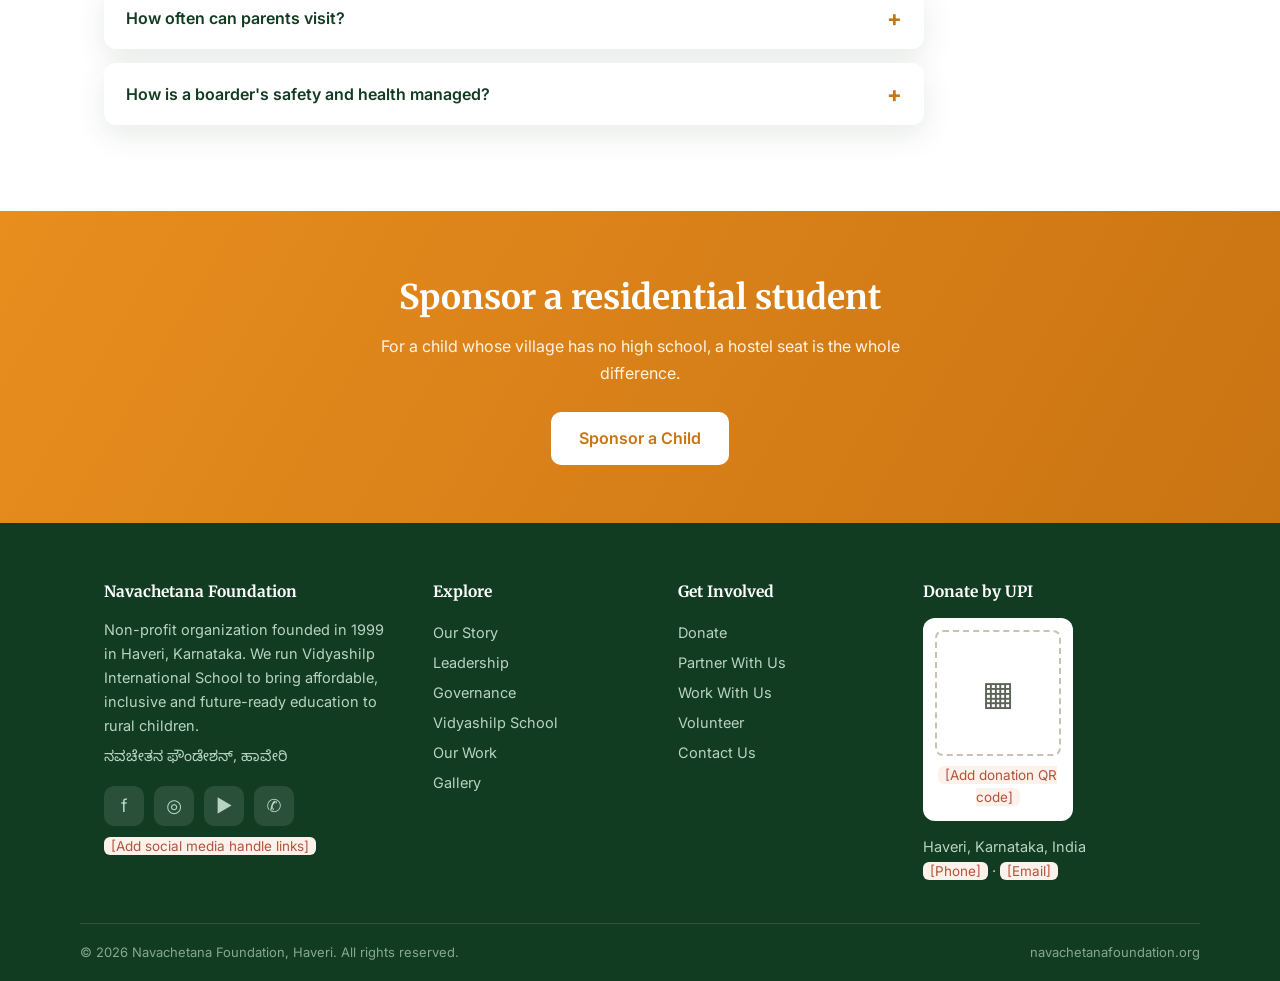
<file: hostel-transport.html>
<!DOCTYPE html>
<html lang="en">
<head>
<meta charset="UTF-8">
<meta name="viewport" content="width=device-width, initial-scale=1.0">
<title>Hostel & Transport — Vidyashilp International School, Haveri</title>
<meta name="description" content="Hostel and transport at Vidyashilp International School, Haveri — supervised boarding for 100+ residential students and school transport reaching 40+ villages.">
<link rel="stylesheet" href="styles.css">
</head>
<body>

<div class="topbar">
  <div class="container">
    <span>📍 Haveri, Karnataka, India</span>
    <span class="kn">ಹೊಸ ಚೇತನ · ಹೊಸ ಬದುಕು</span>
  </div>
</div>

<header class="site-header">
  <div class="nav-wrap">
    <a class="brand" href="index.html">
      <div class="brand-mark">ನ</div>
      <div class="brand-name">
        <strong>Navachetana Foundation</strong>
        <span class="kn">ನವಚೇತನ ಫೌಂಡೇಶನ್, ಹಾವೇರಿ · Since 1999</span>
      </div>
    </a>
    <button class="nav-toggle" aria-label="Toggle menu" aria-expanded="false">&#9776;</button>
    <nav class="main-nav">
      <a href="index.html">Home</a>
      <div class="nav-item">
        <a href="about.html">About Us <span class="caret">&#9662;</span></a>
        <div class="sub-menu">
          <a href="about.html">Our Story</a>
          <a href="leadership.html">Leadership</a>
          <a href="governance.html">Governance</a>
        </div>
      </div>
      <div class="nav-item">
        <a href="school.html" class="active">Vidyashilp School <span class="caret">&#9662;</span></a>
        <div class="sub-menu">
          <a href="school.html">School Overview</a>
          <a href="academics.html">Academic Excellence</a>
          <a href="future-ready.html">Future Ready Learning</a>
          <a href="beyond-academics.html">Beyond Academics</a>
          <a href="hostel-transport.html" class="active">Hostel &amp; Transport</a>
        </div>
      </div>
      <a href="programs.html">Our Work</a>
      <a href="gallery.html">Gallery</a>
      <a href="partner.html">Partner</a>
      <a href="contact.html">Contact</a>
      <a href="donate.html" class="donate-btn">Donate &hearts;</a>
    </nav>
  </div>
</header>

<section class="page-hero">
  <div class="container">
    <div class="crumbs"><a href="index.html">Home</a> / Vidyashilp School / Hostel &amp; Transport</div>
    <h1>Hostel &amp; Transport — ವಸತಿ ಮತ್ತು ಸಾರಿಗೆ</h1>
    <p>Distance should never be the reason a child stops studying.</p>
  </div>
</section>

<section class="stats-band">
  <div class="container grid cols-3">
    <div class="stat"><h3>100+</h3><p>Residential students</p></div>
    <div class="stat"><h3>40+</h3><p>Villages reached</p></div>
    <div class="stat"><h3>24×7</h3><p>Supervised hostel care</p></div>
  </div>
</section>

<section class="block">
  <div class="container two-col">
    <div class="prose">
      <h3>Hostel — a second home</h3>
      <p>More than <strong>100 students</strong> live on campus. For many, the hostel is what
      makes their education possible at all: their village has no school beyond a certain
      class, or the daily journey is too long, too costly or too unsafe.</p>
      <p>Boarders live under supervised care with wardens on site, structured study hours,
      nutritious meals, medical arrangements and a CCTV-monitored campus. The routine is
      deliberate — many of our children come from homes with no quiet corner to study in.</p>
      <h3>Transport — reaching 40+ villages</h3>
      <p>For day scholars, school transport connects Vidyashilp to villages across the Haveri
      region, bringing children from farming and daily-wage families to a CBSE classroom and
      home again the same day.</p>
    </div>
    <div class="highlight-panel">
      <h3 class="kn">ವಸತಿ ಸೌಲಭ್ಯ — Hostel Facilities</h3>
      <p>Separate supervised accommodation with resident wardens</p>
      <p>Structured morning and evening study hours</p>
      <p>Nutritious vegetarian meals</p>
      <p>Medical care arrangements</p>
      <p>CCTV-monitored, secure campus</p>
      <p style="margin-top:14px;"><em>Hostel seats are limited — boarding families are
      encouraged to enquire early.</em></p>
    </div>
  </div>
</section>

<section class="block alt">
  <div class="container">
    <div class="section-head">
      <div class="eyebrow">Practical Information</div>
      <h2>What families ask us</h2>
    </div>
    <div class="faq" style="max-width:820px;">
      <details>
        <summary>From which class can a child join the hostel?</summary>
        <p><span class="placeholder">[Add minimum class / age for boarding admission]</span></p>
      </details>
      <details>
        <summary>What are the hostel fees?</summary>
        <p>Fees are kept affordable for the region, and financial aid is available — 514 of
        our 734 students study on scholarship. <span class="placeholder">[Add current hostel
        fee structure]</span></p>
      </details>
      <details>
        <summary>Which villages does the school bus cover?</summary>
        <p>School transport reaches more than 40 villages across the Haveri region.
        <span class="placeholder">[Add route list and transport fees]</span></p>
      </details>
      <details>
        <summary>How often can parents visit?</summary>
        <p><span class="placeholder">[Add visiting day policy and hostel contact number]</span></p>
      </details>
      <details>
        <summary>How is a boarder's safety and health managed?</summary>
        <p>Resident wardens supervise students at all times, the campus is CCTV-monitored,
        and medical care arrangements are in place.
        <span class="placeholder">[Add details of on-call doctor / nearest hospital tie-up]</span></p>
      </details>
    </div>
  </div>
</section>

<section class="cta-band">
  <div class="container">
    <h2>Sponsor a residential student</h2>
    <p>For a child whose village has no high school, a hostel seat is the whole difference.</p>
    <a class="btn" href="donate.html">Sponsor a Child</a>
  </div>
</section>

<footer class="site-footer">
  <div class="container">
    <div class="footer-grid">
      <div>
        <h4>Navachetana Foundation</h4>
        <p>Non-profit organization founded in 1999 in Haveri, Karnataka. We run Vidyashilp
        International School to bring affordable, inclusive and future-ready education to
        rural children.</p>
        <p class="kn" style="margin-top:10px;">ನವಚೇತನ ಫೌಂಡೇಶನ್, ಹಾವೇರಿ</p>
        <div class="social-row">
          <a href="#" aria-label="Facebook" title="Facebook">f</a>
          <a href="#" aria-label="Instagram" title="Instagram">◎</a>
          <a href="#" aria-label="YouTube" title="YouTube">▶</a>
          <a href="#" aria-label="WhatsApp" title="WhatsApp">✆</a>
        </div>
        <p style="margin-top:8px;"><span class="placeholder">[Add social media handle links]</span></p>
      </div>
      <div>
        <h4>Explore</h4>
        <a href="about.html">Our Story</a>
        <a href="leadership.html">Leadership</a>
        <a href="governance.html">Governance</a>
        <a href="school.html">Vidyashilp School</a>
        <a href="programs.html">Our Work</a>
        <a href="gallery.html">Gallery</a>
      </div>
      <div>
        <h4>Get Involved</h4>
        <a href="donate.html">Donate</a>
        <a href="partner.html">Partner With Us</a>
        <a href="partner.html">Work With Us</a>
        <a href="contact.html">Volunteer</a>
        <a href="contact.html">Contact Us</a>
      </div>
      <div>
        <h4>Donate by UPI</h4>
        <div class="qr-box">
          <div class="qr-slot">▦</div>
          <span class="placeholder">[Add donation QR code]</span>
        </div>
        <p style="margin-top:14px;">Haveri, Karnataka, India<br>
        <span class="placeholder">[Phone]</span> · <span class="placeholder">[Email]</span></p>
      </div>
    </div>
  </div>
  <div class="container footer-bottom">
    <span>© 2026 Navachetana Foundation, Haveri. All rights reserved.</span>
    <span>navachetanafoundation.org</span>
  </div>
</footer>

<script src="script.js"></script>
</body>
</html>
</file>
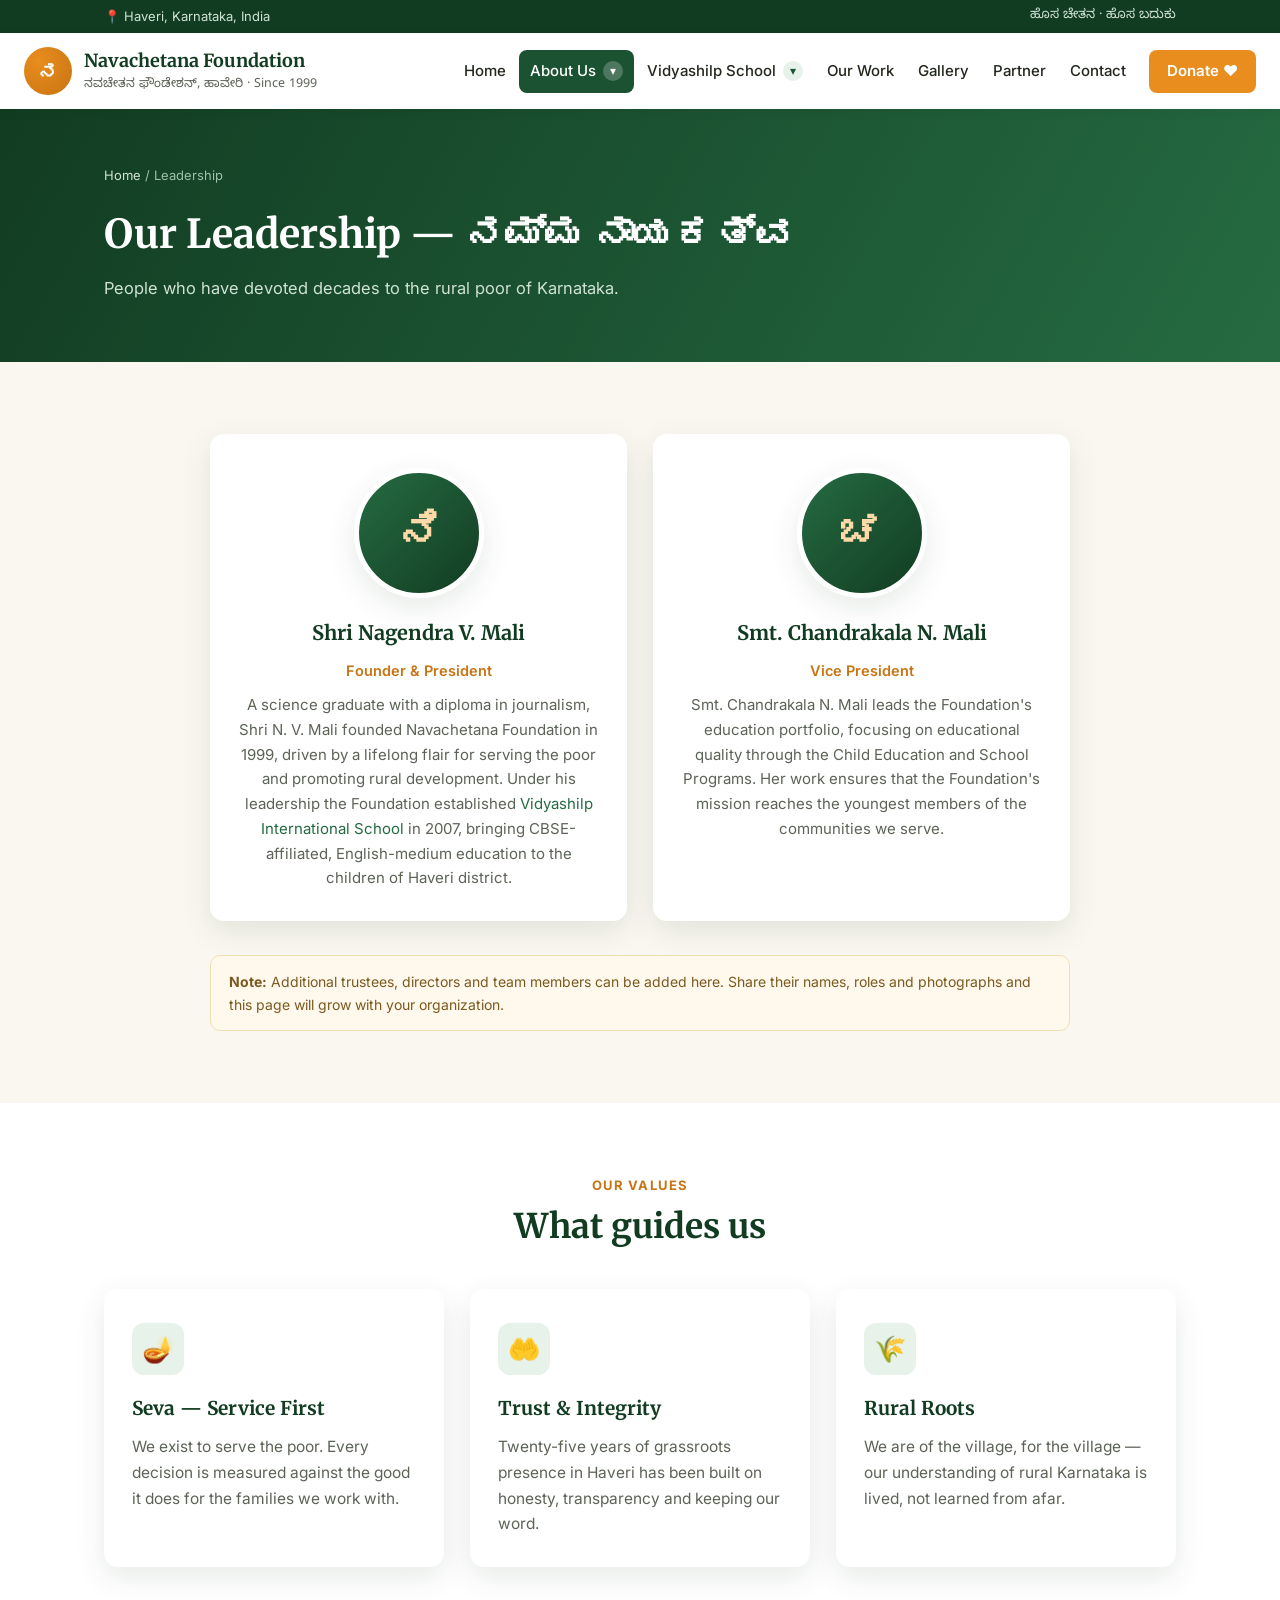
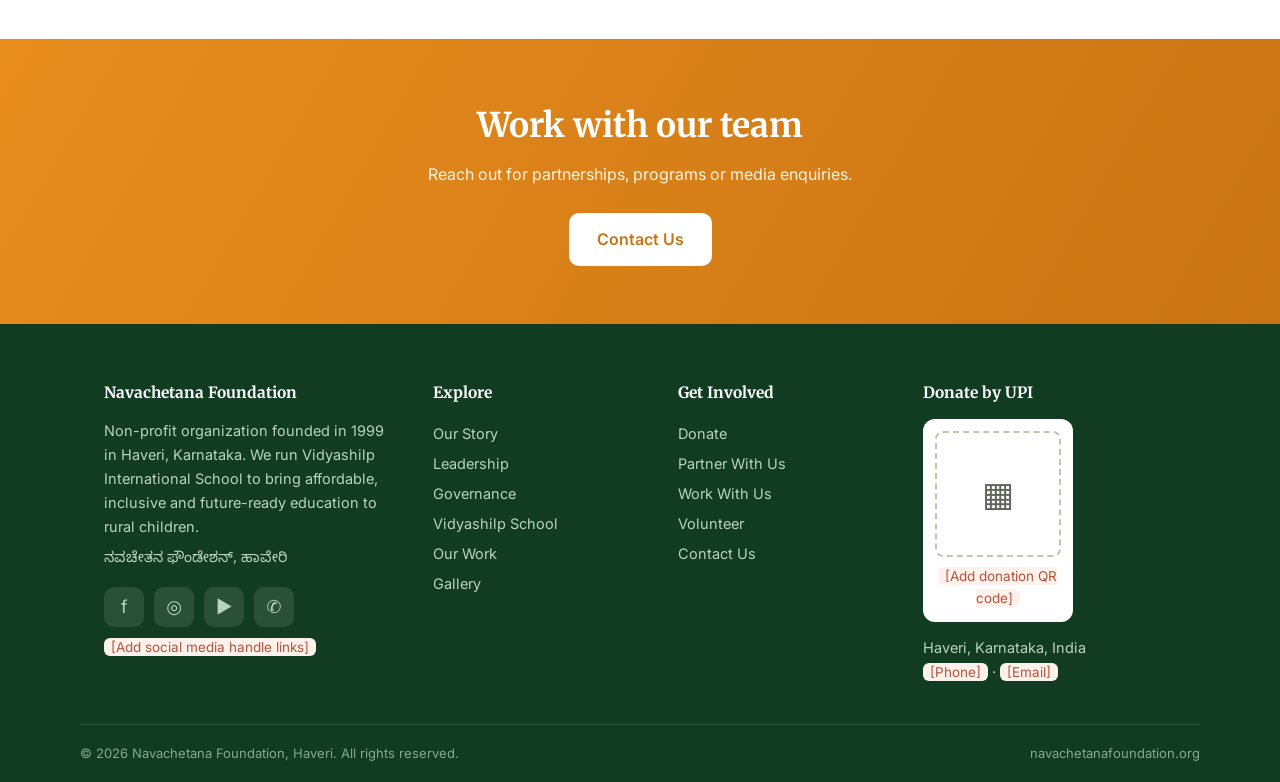
<file: leadership.html>
<!DOCTYPE html>
<html lang="en">
<head>
<meta charset="UTF-8">
<meta name="viewport" content="width=device-width, initial-scale=1.0">
<title>Leadership — Navachetana Foundation, Haveri</title>
<meta name="description" content="Leadership of Navachetana Foundation, Haveri — Founder Nagendra V. Mali and Vice President Chandrakala N. Mali.">
<link rel="stylesheet" href="styles.css">
</head>
<body>

<div class="topbar">
  <div class="container">
    <span>📍 Haveri, Karnataka, India</span>
    <span class="kn">ಹೊಸ ಚೇತನ · ಹೊಸ ಬದುಕು</span>
  </div>
</div>

<header class="site-header">
  <div class="nav-wrap">
    <a class="brand" href="index.html">
      <div class="brand-mark">ನ</div>
      <div class="brand-name">
        <strong>Navachetana Foundation</strong>
        <span class="kn">ನವಚೇತನ ಫೌಂಡೇಶನ್, ಹಾವೇರಿ · Since 1999</span>
      </div>
    </a>
    <button class="nav-toggle" aria-label="Toggle menu" aria-expanded="false">&#9776;</button>
    <nav class="main-nav">
      <a href="index.html">Home</a>
      <div class="nav-item">
        <a href="about.html" class="active">About Us <span class="caret">&#9662;</span></a>
        <div class="sub-menu">
          <a href="about.html">Our Story</a>
          <a href="leadership.html" class="active">Leadership</a>
          <a href="governance.html">Governance</a>
        </div>
      </div>
      <div class="nav-item">
        <a href="school.html">Vidyashilp School <span class="caret">&#9662;</span></a>
        <div class="sub-menu">
          <a href="school.html">School Overview</a>
          <a href="academics.html">Academic Excellence</a>
          <a href="future-ready.html">Future Ready Learning</a>
          <a href="beyond-academics.html">Beyond Academics</a>
          <a href="hostel-transport.html">Hostel &amp; Transport</a>
        </div>
      </div>
      <a href="programs.html">Our Work</a>
      <a href="gallery.html">Gallery</a>
      <a href="partner.html">Partner</a>
      <a href="contact.html">Contact</a>
      <a href="donate.html" class="donate-btn">Donate &hearts;</a>
    </nav>
  </div>
</header>

<section class="page-hero">
  <div class="container">
    <div class="crumbs"><a href="index.html">Home</a> / Leadership</div>
    <h1>Our Leadership — ನಮ್ಮ ನಾಯಕತ್ವ</h1>
    <p>People who have devoted decades to the rural poor of Karnataka.</p>
  </div>
</section>

<section class="block">
  <div class="container">
    <div class="grid cols-2" style="max-width:860px; margin:0 auto;">
      <div class="card person">
        <div class="avatar">ನಿ</div>
        <h3>Shri Nagendra V. Mali</h3>
        <div class="role">Founder &amp; President</div>
        <p>A science graduate with a diploma in journalism, Shri N. V. Mali founded Navachetana
        Foundation in 1999, driven by a lifelong flair for serving the poor and promoting rural
        development. Under his leadership the Foundation established
        <a href="school.html">Vidyashilp International School</a> in 2007, bringing
        CBSE-affiliated, English-medium education to the children of Haveri district.</p>
      </div>
      <div class="card person">
        <div class="avatar">ಚ</div>
        <h3>Smt. Chandrakala N. Mali</h3>
        <div class="role">Vice President</div>
        <p>Smt. Chandrakala N. Mali leads the Foundation's education portfolio, focusing on
        educational quality through the Child Education and School Programs. Her work ensures
        that the Foundation's mission reaches the youngest members of the communities we
        serve.</p>
      </div>
    </div>

    <div class="note" style="max-width:860px; margin:34px auto 0;">
      <strong>Note:</strong> Additional trustees, directors and team members can be added here.
      Share their names, roles and photographs and this page will grow with your organization.
    </div>
  </div>
</section>

<section class="block alt">
  <div class="container">
    <div class="section-head center">
      <div class="eyebrow">Our Values</div>
      <h2>What guides us</h2>
    </div>
    <div class="grid cols-3">
      <div class="card">
        <div class="icon">🪔</div>
        <h3>Seva — Service First</h3>
        <p>We exist to serve the poor. Every decision is measured against the good it does
        for the families we work with.</p>
      </div>
      <div class="card">
        <div class="icon">🤲</div>
        <h3>Trust &amp; Integrity</h3>
        <p>Twenty-five years of grassroots presence in Haveri has been built on honesty,
        transparency and keeping our word.</p>
      </div>
      <div class="card">
        <div class="icon">🌾</div>
        <h3>Rural Roots</h3>
        <p>We are of the village, for the village — our understanding of rural Karnataka
        is lived, not learned from afar.</p>
      </div>
    </div>
  </div>
</section>

<section class="cta-band">
  <div class="container">
    <h2>Work with our team</h2>
    <p>Reach out for partnerships, programs or media enquiries.</p>
    <a class="btn" href="contact.html">Contact Us</a>
  </div>
</section>

<footer class="site-footer">
  <div class="container">
    <div class="footer-grid">
      <div>
        <h4>Navachetana Foundation</h4>
        <p>Non-profit organization founded in 1999 in Haveri, Karnataka. We run Vidyashilp
        International School to bring affordable, inclusive and future-ready education to
        rural children.</p>
        <p class="kn" style="margin-top:10px;">ನವಚೇತನ ಫೌಂಡೇಶನ್, ಹಾವೇರಿ</p>
        <div class="social-row">
          <a href="#" aria-label="Facebook" title="Facebook">f</a>
          <a href="#" aria-label="Instagram" title="Instagram">◎</a>
          <a href="#" aria-label="YouTube" title="YouTube">▶</a>
          <a href="#" aria-label="WhatsApp" title="WhatsApp">✆</a>
        </div>
        <p style="margin-top:8px;"><span class="placeholder">[Add social media handle links]</span></p>
      </div>
      <div>
        <h4>Explore</h4>
        <a href="about.html">Our Story</a>
        <a href="leadership.html">Leadership</a>
        <a href="governance.html">Governance</a>
        <a href="school.html">Vidyashilp School</a>
        <a href="programs.html">Our Work</a>
        <a href="gallery.html">Gallery</a>
      </div>
      <div>
        <h4>Get Involved</h4>
        <a href="donate.html">Donate</a>
        <a href="partner.html">Partner With Us</a>
        <a href="partner.html">Work With Us</a>
        <a href="contact.html">Volunteer</a>
        <a href="contact.html">Contact Us</a>
      </div>
      <div>
        <h4>Donate by UPI</h4>
        <div class="qr-box">
          <div class="qr-slot">▦</div>
          <span class="placeholder">[Add donation QR code]</span>
        </div>
        <p style="margin-top:14px;">Haveri, Karnataka, India<br>
        <span class="placeholder">[Phone]</span> · <span class="placeholder">[Email]</span></p>
      </div>
    </div>
  </div>
  <div class="container footer-bottom">
    <span>© 2026 Navachetana Foundation, Haveri. All rights reserved.</span>
    <span>navachetanafoundation.org</span>
  </div>
</footer>

<script src="script.js"></script>
</body>
</html>
</file>
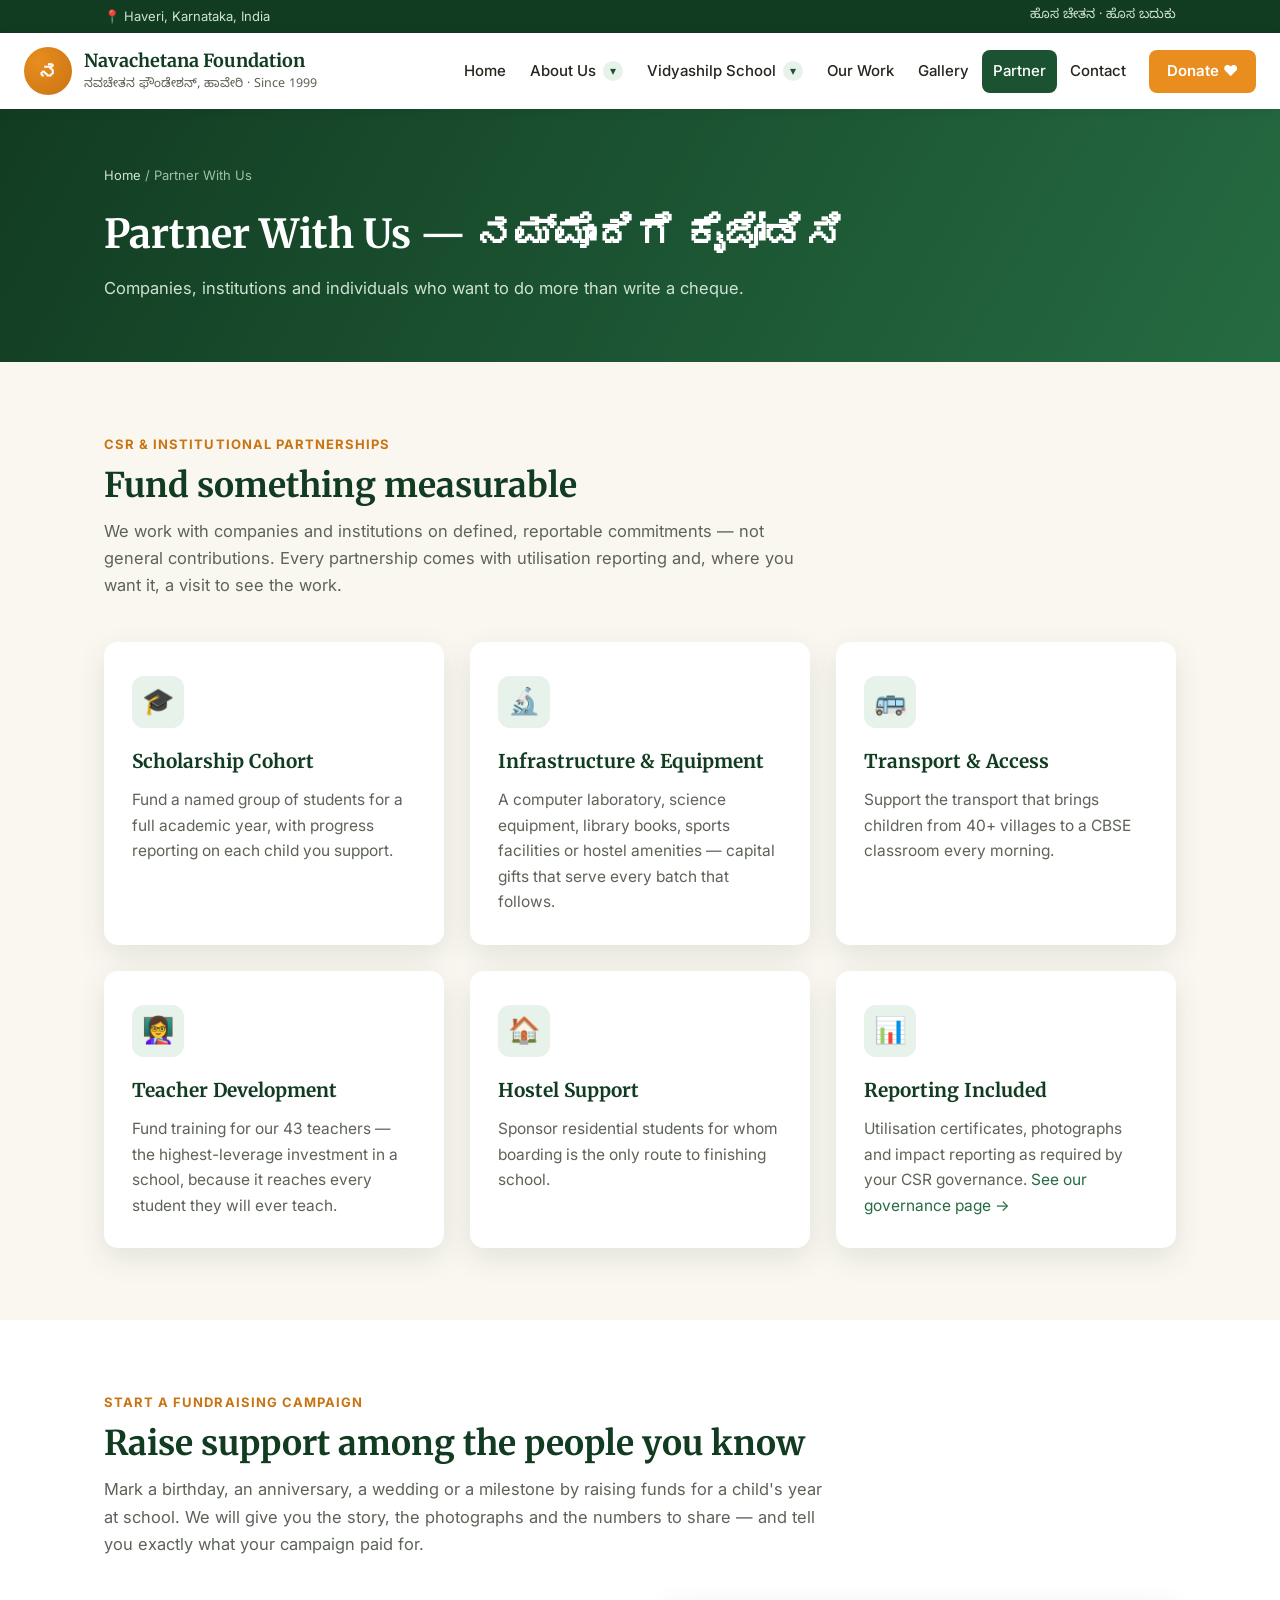
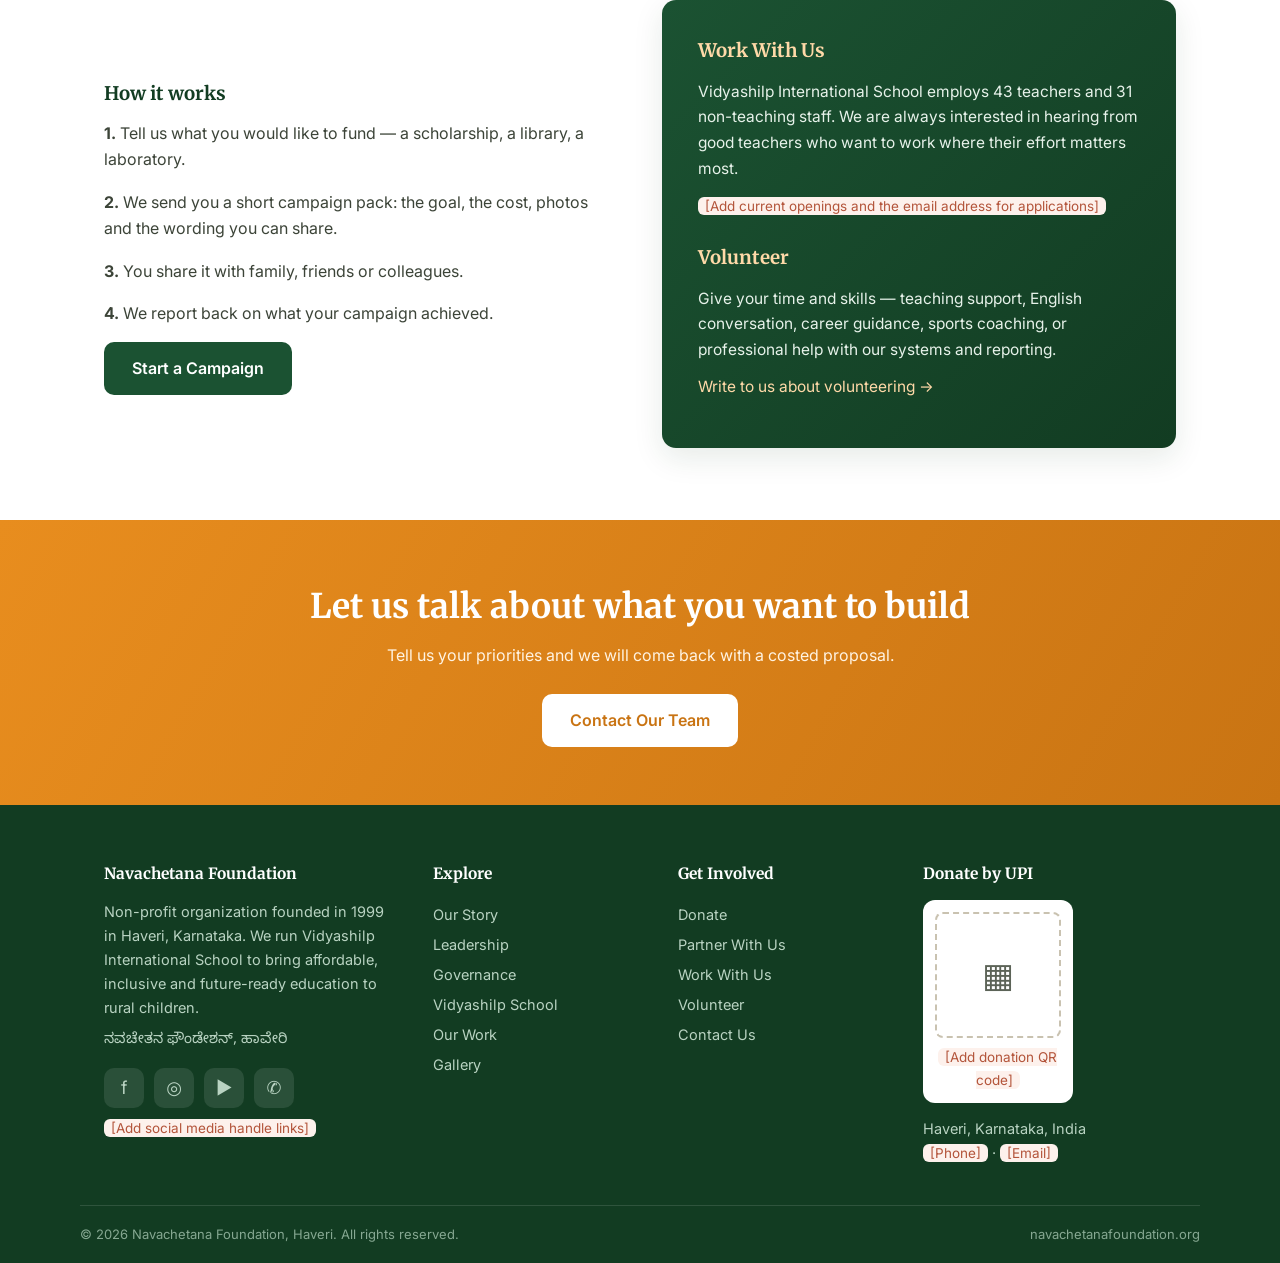
<file: partner.html>
<!DOCTYPE html>
<html lang="en">
<head>
<meta charset="UTF-8">
<meta name="viewport" content="width=device-width, initial-scale=1.0">
<title>Partner With Us — Navachetana Foundation, Haveri</title>
<meta name="description" content="Partner with Navachetana Foundation, Haveri — CSR partnerships, fundraising campaigns, careers at Vidyashilp International School and volunteering opportunities.">
<link rel="stylesheet" href="styles.css">
</head>
<body>

<div class="topbar">
  <div class="container">
    <span>📍 Haveri, Karnataka, India</span>
    <span class="kn">ಹೊಸ ಚೇತನ · ಹೊಸ ಬದುಕು</span>
  </div>
</div>

<header class="site-header">
  <div class="nav-wrap">
    <a class="brand" href="index.html">
      <div class="brand-mark">ನ</div>
      <div class="brand-name">
        <strong>Navachetana Foundation</strong>
        <span class="kn">ನವಚೇತನ ಫೌಂಡೇಶನ್, ಹಾವೇರಿ · Since 1999</span>
      </div>
    </a>
    <button class="nav-toggle" aria-label="Toggle menu" aria-expanded="false">&#9776;</button>
    <nav class="main-nav">
      <a href="index.html">Home</a>
      <div class="nav-item">
        <a href="about.html">About Us <span class="caret">&#9662;</span></a>
        <div class="sub-menu">
          <a href="about.html">Our Story</a>
          <a href="leadership.html">Leadership</a>
          <a href="governance.html">Governance</a>
        </div>
      </div>
      <div class="nav-item">
        <a href="school.html">Vidyashilp School <span class="caret">&#9662;</span></a>
        <div class="sub-menu">
          <a href="school.html">School Overview</a>
          <a href="academics.html">Academic Excellence</a>
          <a href="future-ready.html">Future Ready Learning</a>
          <a href="beyond-academics.html">Beyond Academics</a>
          <a href="hostel-transport.html">Hostel &amp; Transport</a>
        </div>
      </div>
      <a href="programs.html">Our Work</a>
      <a href="gallery.html">Gallery</a>
      <a href="partner.html" class="active">Partner</a>
      <a href="contact.html">Contact</a>
      <a href="donate.html" class="donate-btn">Donate &hearts;</a>
    </nav>
  </div>
</header>

<section class="page-hero">
  <div class="container">
    <div class="crumbs"><a href="index.html">Home</a> / Partner With Us</div>
    <h1>Partner With Us — ನಮ್ಮೊಂದಿಗೆ ಕೈಜೋಡಿಸಿ</h1>
    <p>Companies, institutions and individuals who want to do more than write a cheque.</p>
  </div>
</section>

<section class="block">
  <div class="container">
    <div class="section-head">
      <div class="eyebrow">CSR &amp; Institutional Partnerships</div>
      <h2>Fund something measurable</h2>
      <p>We work with companies and institutions on defined, reportable commitments — not
      general contributions. Every partnership comes with utilisation reporting and, where
      you want it, a visit to see the work.</p>
    </div>
    <div class="grid cols-3">
      <div class="card">
        <div class="icon">🎓</div>
        <h3>Scholarship Cohort</h3>
        <p>Fund a named group of students for a full academic year, with progress reporting
        on each child you support.</p>
      </div>
      <div class="card">
        <div class="icon">🔬</div>
        <h3>Infrastructure &amp; Equipment</h3>
        <p>A computer laboratory, science equipment, library books, sports facilities or
        hostel amenities — capital gifts that serve every batch that follows.</p>
      </div>
      <div class="card">
        <div class="icon">🚌</div>
        <h3>Transport &amp; Access</h3>
        <p>Support the transport that brings children from 40+ villages to a CBSE
        classroom every morning.</p>
      </div>
      <div class="card">
        <div class="icon">👩‍🏫</div>
        <h3>Teacher Development</h3>
        <p>Fund training for our 43 teachers — the highest-leverage investment in a school,
        because it reaches every student they will ever teach.</p>
      </div>
      <div class="card">
        <div class="icon">🏠</div>
        <h3>Hostel Support</h3>
        <p>Sponsor residential students for whom boarding is the only route to
        finishing school.</p>
      </div>
      <div class="card">
        <div class="icon">📊</div>
        <h3>Reporting Included</h3>
        <p>Utilisation certificates, photographs and impact reporting as required by your
        CSR governance. <a href="governance.html">See our governance page →</a></p>
      </div>
    </div>
  </div>
</section>

<section class="block alt">
  <div class="container">
    <div class="section-head">
      <div class="eyebrow">Start a Fundraising Campaign</div>
      <h2>Raise support among the people you know</h2>
      <p>Mark a birthday, an anniversary, a wedding or a milestone by raising funds for a
      child's year at school. We will give you the story, the photographs and the numbers
      to share — and tell you exactly what your campaign paid for.</p>
    </div>
    <div class="two-col">
      <div class="prose">
        <h3>How it works</h3>
        <p><strong>1.</strong> Tell us what you would like to fund — a scholarship, a
        library, a laboratory.</p>
        <p><strong>2.</strong> We send you a short campaign pack: the goal, the cost, photos
        and the wording you can share.</p>
        <p><strong>3.</strong> You share it with family, friends or colleagues.</p>
        <p><strong>4.</strong> We report back on what your campaign achieved.</p>
        <a class="btn btn-green" href="contact.html">Start a Campaign</a>
      </div>
      <div class="highlight-panel">
        <h3>Work With Us</h3>
        <p>Vidyashilp International School employs 43 teachers and 31 non-teaching staff.
        We are always interested in hearing from good teachers who want to work where their
        effort matters most.</p>
        <p><span class="placeholder">[Add current openings and the email address for applications]</span></p>
        <h3 style="margin-top:24px;">Volunteer</h3>
        <p>Give your time and skills — teaching support, English conversation, career
        guidance, sports coaching, or professional help with our systems and reporting.</p>
        <p><a style="color:#ffd9a8" href="contact.html">Write to us about volunteering →</a></p>
      </div>
    </div>
  </div>
</section>

<section class="cta-band">
  <div class="container">
    <h2>Let us talk about what you want to build</h2>
    <p>Tell us your priorities and we will come back with a costed proposal.</p>
    <a class="btn" href="contact.html">Contact Our Team</a>
  </div>
</section>

<footer class="site-footer">
  <div class="container">
    <div class="footer-grid">
      <div>
        <h4>Navachetana Foundation</h4>
        <p>Non-profit organization founded in 1999 in Haveri, Karnataka. We run Vidyashilp
        International School to bring affordable, inclusive and future-ready education to
        rural children.</p>
        <p class="kn" style="margin-top:10px;">ನವಚೇತನ ಫೌಂಡೇಶನ್, ಹಾವೇರಿ</p>
        <div class="social-row">
          <a href="#" aria-label="Facebook" title="Facebook">f</a>
          <a href="#" aria-label="Instagram" title="Instagram">◎</a>
          <a href="#" aria-label="YouTube" title="YouTube">▶</a>
          <a href="#" aria-label="WhatsApp" title="WhatsApp">✆</a>
        </div>
        <p style="margin-top:8px;"><span class="placeholder">[Add social media handle links]</span></p>
      </div>
      <div>
        <h4>Explore</h4>
        <a href="about.html">Our Story</a>
        <a href="leadership.html">Leadership</a>
        <a href="governance.html">Governance</a>
        <a href="school.html">Vidyashilp School</a>
        <a href="programs.html">Our Work</a>
        <a href="gallery.html">Gallery</a>
      </div>
      <div>
        <h4>Get Involved</h4>
        <a href="donate.html">Donate</a>
        <a href="partner.html">Partner With Us</a>
        <a href="partner.html">Work With Us</a>
        <a href="contact.html">Volunteer</a>
        <a href="contact.html">Contact Us</a>
      </div>
      <div>
        <h4>Donate by UPI</h4>
        <div class="qr-box">
          <div class="qr-slot">▦</div>
          <span class="placeholder">[Add donation QR code]</span>
        </div>
        <p style="margin-top:14px;">Haveri, Karnataka, India<br>
        <span class="placeholder">[Phone]</span> · <span class="placeholder">[Email]</span></p>
      </div>
    </div>
  </div>
  <div class="container footer-bottom">
    <span>© 2026 Navachetana Foundation, Haveri. All rights reserved.</span>
    <span>navachetanafoundation.org</span>
  </div>
</footer>

<script src="script.js"></script>
</body>
</html>
</file>
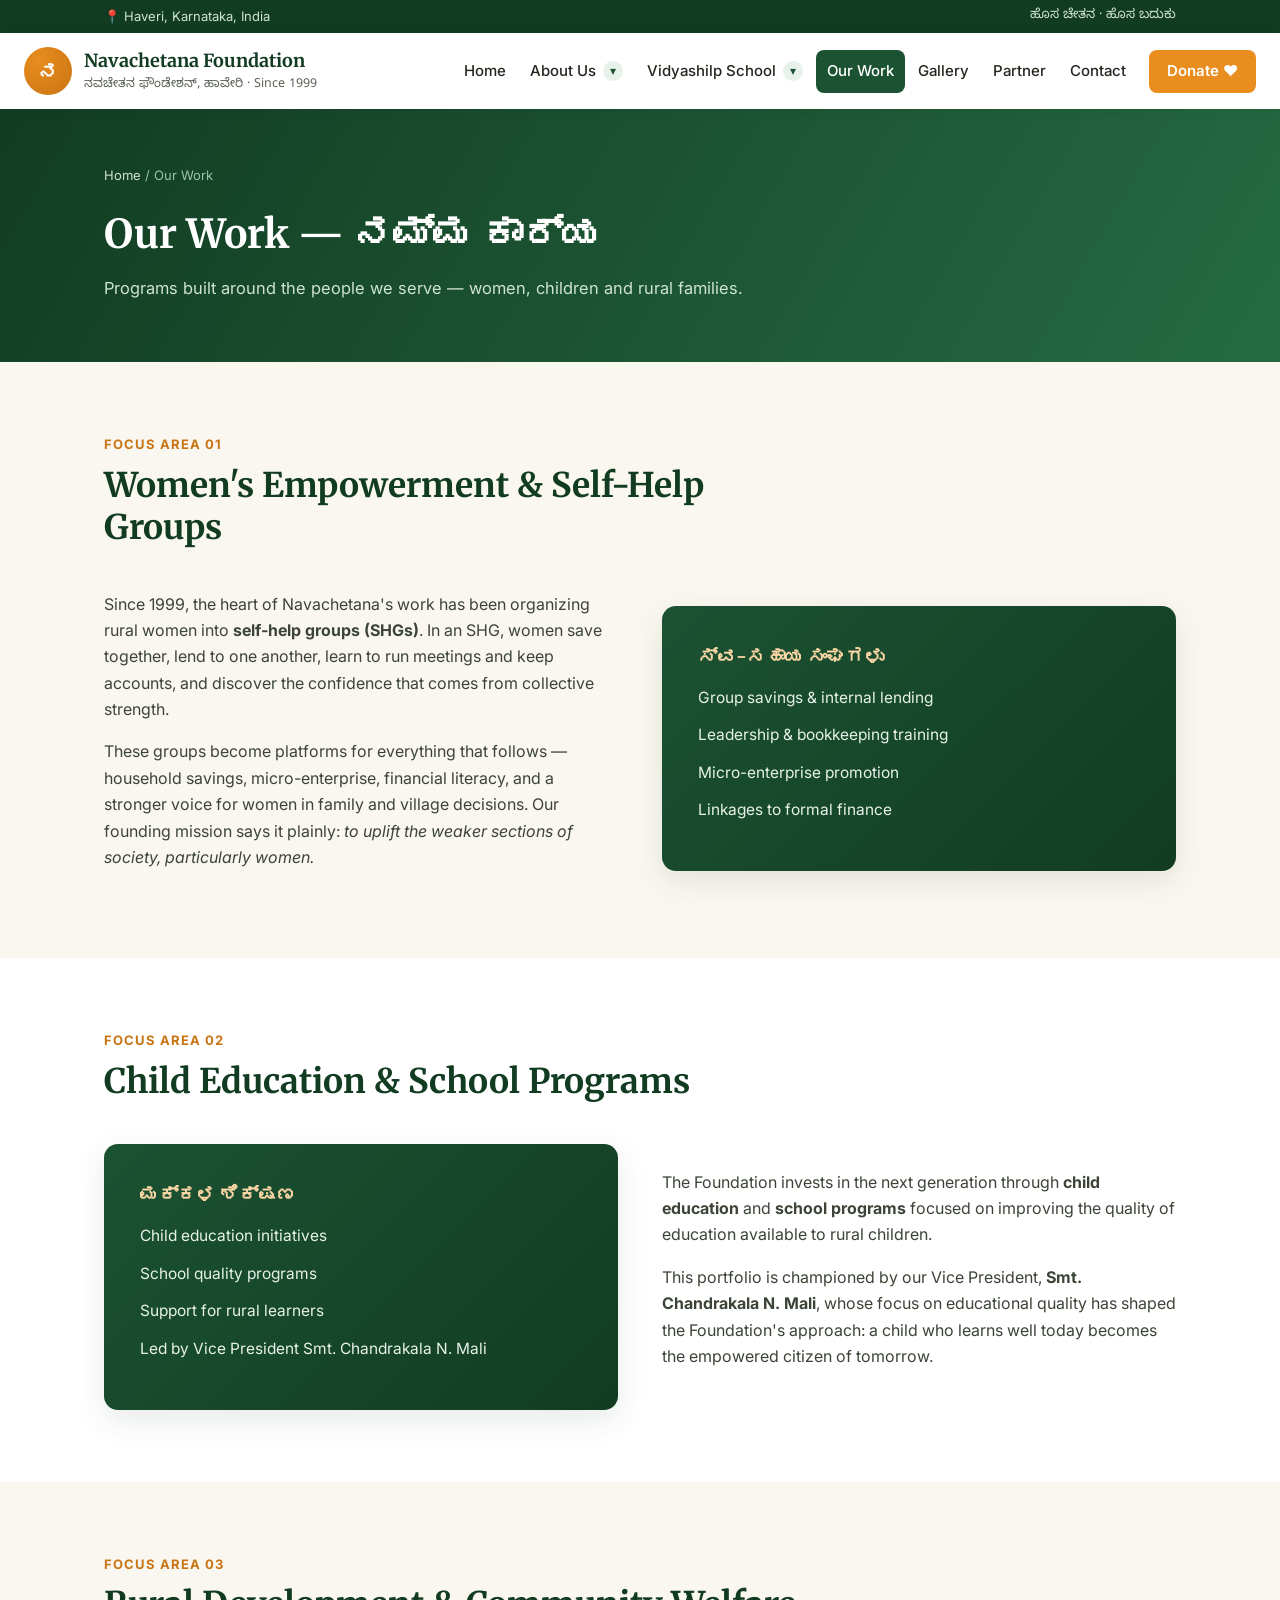
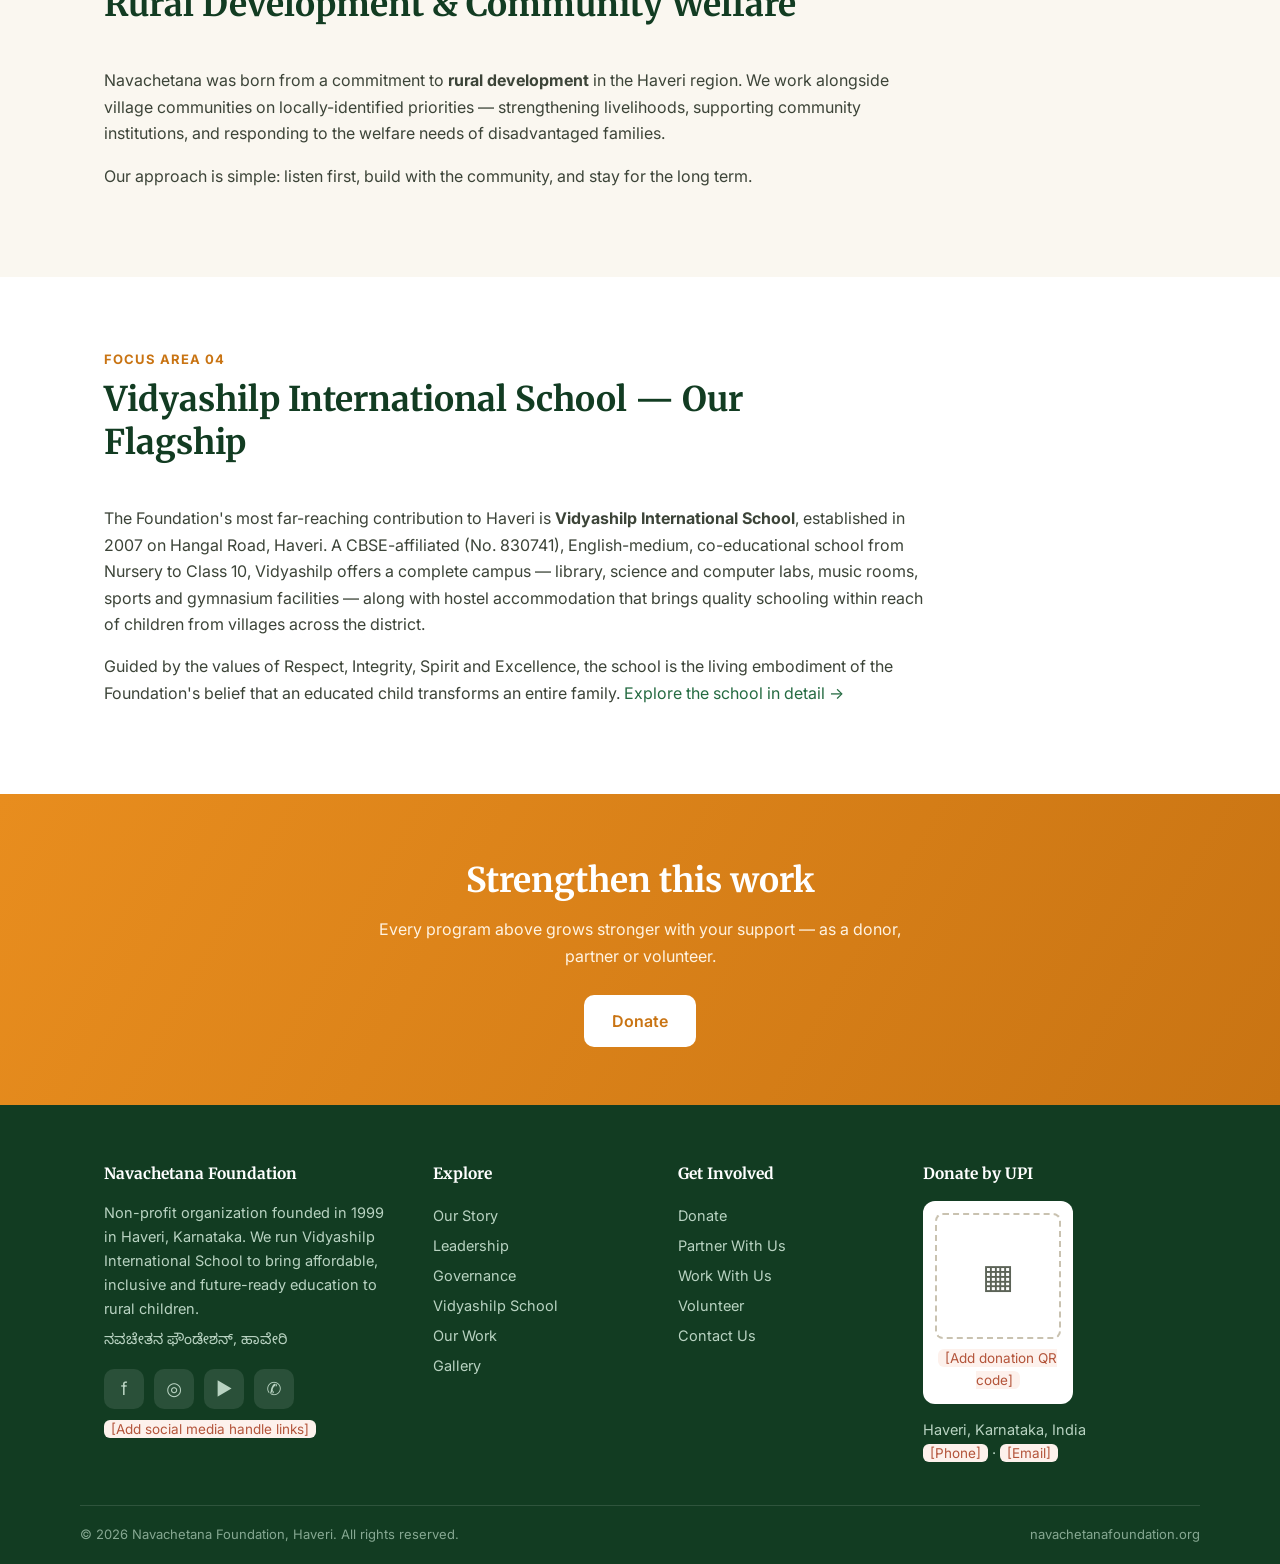
<file: programs.html>
<!DOCTYPE html>
<html lang="en">
<head>
<meta charset="UTF-8">
<meta name="viewport" content="width=device-width, initial-scale=1.0">
<title>Our Work — Navachetana Foundation, Haveri</title>
<meta name="description" content="Programs of Navachetana Foundation, Haveri: women's self-help groups, child education and school programs, rural development, financial inclusion and community welfare.">
<link rel="stylesheet" href="styles.css">
</head>
<body>

<div class="topbar">
  <div class="container">
    <span>📍 Haveri, Karnataka, India</span>
    <span class="kn">ಹೊಸ ಚೇತನ · ಹೊಸ ಬದುಕು</span>
  </div>
</div>

<header class="site-header">
  <div class="nav-wrap">
    <a class="brand" href="index.html">
      <div class="brand-mark">ನ</div>
      <div class="brand-name">
        <strong>Navachetana Foundation</strong>
        <span class="kn">ನವಚೇತನ ಫೌಂಡೇಶನ್, ಹಾವೇರಿ · Since 1999</span>
      </div>
    </a>
    <button class="nav-toggle" aria-label="Toggle menu" aria-expanded="false">&#9776;</button>
    <nav class="main-nav">
      <a href="index.html">Home</a>
      <div class="nav-item">
        <a href="about.html">About Us <span class="caret">&#9662;</span></a>
        <div class="sub-menu">
          <a href="about.html">Our Story</a>
          <a href="leadership.html">Leadership</a>
          <a href="governance.html">Governance</a>
        </div>
      </div>
      <div class="nav-item">
        <a href="school.html">Vidyashilp School <span class="caret">&#9662;</span></a>
        <div class="sub-menu">
          <a href="school.html">School Overview</a>
          <a href="academics.html">Academic Excellence</a>
          <a href="future-ready.html">Future Ready Learning</a>
          <a href="beyond-academics.html">Beyond Academics</a>
          <a href="hostel-transport.html">Hostel &amp; Transport</a>
        </div>
      </div>
      <a href="programs.html" class="active">Our Work</a>
      <a href="gallery.html">Gallery</a>
      <a href="partner.html">Partner</a>
      <a href="contact.html">Contact</a>
      <a href="donate.html" class="donate-btn">Donate &hearts;</a>
    </nav>
  </div>
</header>

<section class="page-hero">
  <div class="container">
    <div class="crumbs"><a href="index.html">Home</a> / Our Work</div>
    <h1>Our Work — ನಮ್ಮ ಕಾರ್ಯ</h1>
    <p>Programs built around the people we serve — women, children and rural families.</p>
  </div>
</section>

<section class="block">
  <div class="container">
    <div class="section-head">
      <div class="eyebrow">Focus Area 01</div>
      <h2>Women's Empowerment &amp; Self-Help Groups</h2>
    </div>
    <div class="two-col">
      <div class="prose">
        <p>Since 1999, the heart of Navachetana's work has been organizing rural women into
        <strong>self-help groups (SHGs)</strong>. In an SHG, women save together, lend to one
        another, learn to run meetings and keep accounts, and discover the confidence that
        comes from collective strength.</p>
        <p>These groups become platforms for everything that follows — household savings,
        micro-enterprise, financial literacy, and a stronger voice for women in family and
        village decisions. Our founding mission says it plainly: <em>to uplift the weaker
        sections of society, particularly women.</em></p>
      </div>
      <div class="highlight-panel">
        <h3 class="kn">ಸ್ವ-ಸಹಾಯ ಸಂಘಗಳು</h3>
        <p>Group savings &amp; internal lending</p>
        <p>Leadership &amp; bookkeeping training</p>
        <p>Micro-enterprise promotion</p>
        <p>Linkages to formal finance</p>
      </div>
    </div>
  </div>
</section>

<section class="block alt">
  <div class="container">
    <div class="section-head">
      <div class="eyebrow">Focus Area 02</div>
      <h2>Child Education &amp; School Programs</h2>
    </div>
    <div class="two-col">
      <div class="highlight-panel">
        <h3 class="kn">ಮಕ್ಕಳ ಶಿಕ್ಷಣ</h3>
        <p>Child education initiatives</p>
        <p>School quality programs</p>
        <p>Support for rural learners</p>
        <p>Led by Vice President Smt. Chandrakala N. Mali</p>
      </div>
      <div class="prose">
        <p>The Foundation invests in the next generation through <strong>child education</strong>
        and <strong>school programs</strong> focused on improving the quality of education
        available to rural children.</p>
        <p>This portfolio is championed by our Vice President, <strong>Smt. Chandrakala N.
        Mali</strong>, whose focus on educational quality has shaped the Foundation's approach:
        a child who learns well today becomes the empowered citizen of tomorrow.</p>
      </div>
    </div>
  </div>
</section>

<section class="block">
  <div class="container">
    <div class="section-head">
      <div class="eyebrow">Focus Area 03</div>
      <h2>Rural Development &amp; Community Welfare</h2>
    </div>
    <div class="prose" style="max-width:820px;">
      <p>Navachetana was born from a commitment to <strong>rural development</strong> in the
      Haveri region. We work alongside village communities on locally-identified priorities —
      strengthening livelihoods, supporting community institutions, and responding to the
      welfare needs of disadvantaged families.</p>
      <p>Our approach is simple: listen first, build with the community, and stay for the
      long term.</p>
    </div>
  </div>
</section>

<section class="block alt">
  <div class="container">
    <div class="section-head">
      <div class="eyebrow">Focus Area 04</div>
      <h2>Vidyashilp International School — Our Flagship</h2>
    </div>
    <div class="prose" style="max-width:820px;">
      <p>The Foundation's most far-reaching contribution to Haveri is
      <strong>Vidyashilp International School</strong>, established in 2007 on Hangal Road,
      Haveri. A CBSE-affiliated (No. 830741), English-medium, co-educational school from
      Nursery to Class 10, Vidyashilp offers a complete campus — library, science and
      computer labs, music rooms, sports and gymnasium facilities — along with hostel
      accommodation that brings quality schooling within reach of children from villages
      across the district.</p>
      <p>Guided by the values of Respect, Integrity, Spirit and Excellence, the school is
      the living embodiment of the Foundation's belief that an educated child transforms
      an entire family. <a href="school.html">Explore the school in detail →</a></p>
    </div>
  </div>
</section>

<section class="cta-band">
  <div class="container">
    <h2>Strengthen this work</h2>
    <p>Every program above grows stronger with your support — as a donor, partner or volunteer.</p>
    <a class="btn" href="donate.html">Donate</a>
  </div>
</section>

<footer class="site-footer">
  <div class="container">
    <div class="footer-grid">
      <div>
        <h4>Navachetana Foundation</h4>
        <p>Non-profit organization founded in 1999 in Haveri, Karnataka. We run Vidyashilp
        International School to bring affordable, inclusive and future-ready education to
        rural children.</p>
        <p class="kn" style="margin-top:10px;">ನವಚೇತನ ಫೌಂಡೇಶನ್, ಹಾವೇರಿ</p>
        <div class="social-row">
          <a href="#" aria-label="Facebook" title="Facebook">f</a>
          <a href="#" aria-label="Instagram" title="Instagram">◎</a>
          <a href="#" aria-label="YouTube" title="YouTube">▶</a>
          <a href="#" aria-label="WhatsApp" title="WhatsApp">✆</a>
        </div>
        <p style="margin-top:8px;"><span class="placeholder">[Add social media handle links]</span></p>
      </div>
      <div>
        <h4>Explore</h4>
        <a href="about.html">Our Story</a>
        <a href="leadership.html">Leadership</a>
        <a href="governance.html">Governance</a>
        <a href="school.html">Vidyashilp School</a>
        <a href="programs.html">Our Work</a>
        <a href="gallery.html">Gallery</a>
      </div>
      <div>
        <h4>Get Involved</h4>
        <a href="donate.html">Donate</a>
        <a href="partner.html">Partner With Us</a>
        <a href="partner.html">Work With Us</a>
        <a href="contact.html">Volunteer</a>
        <a href="contact.html">Contact Us</a>
      </div>
      <div>
        <h4>Donate by UPI</h4>
        <div class="qr-box">
          <div class="qr-slot">▦</div>
          <span class="placeholder">[Add donation QR code]</span>
        </div>
        <p style="margin-top:14px;">Haveri, Karnataka, India<br>
        <span class="placeholder">[Phone]</span> · <span class="placeholder">[Email]</span></p>
      </div>
    </div>
  </div>
  <div class="container footer-bottom">
    <span>© 2026 Navachetana Foundation, Haveri. All rights reserved.</span>
    <span>navachetanafoundation.org</span>
  </div>
</footer>

<script src="script.js"></script>
</body>
</html>
</file>
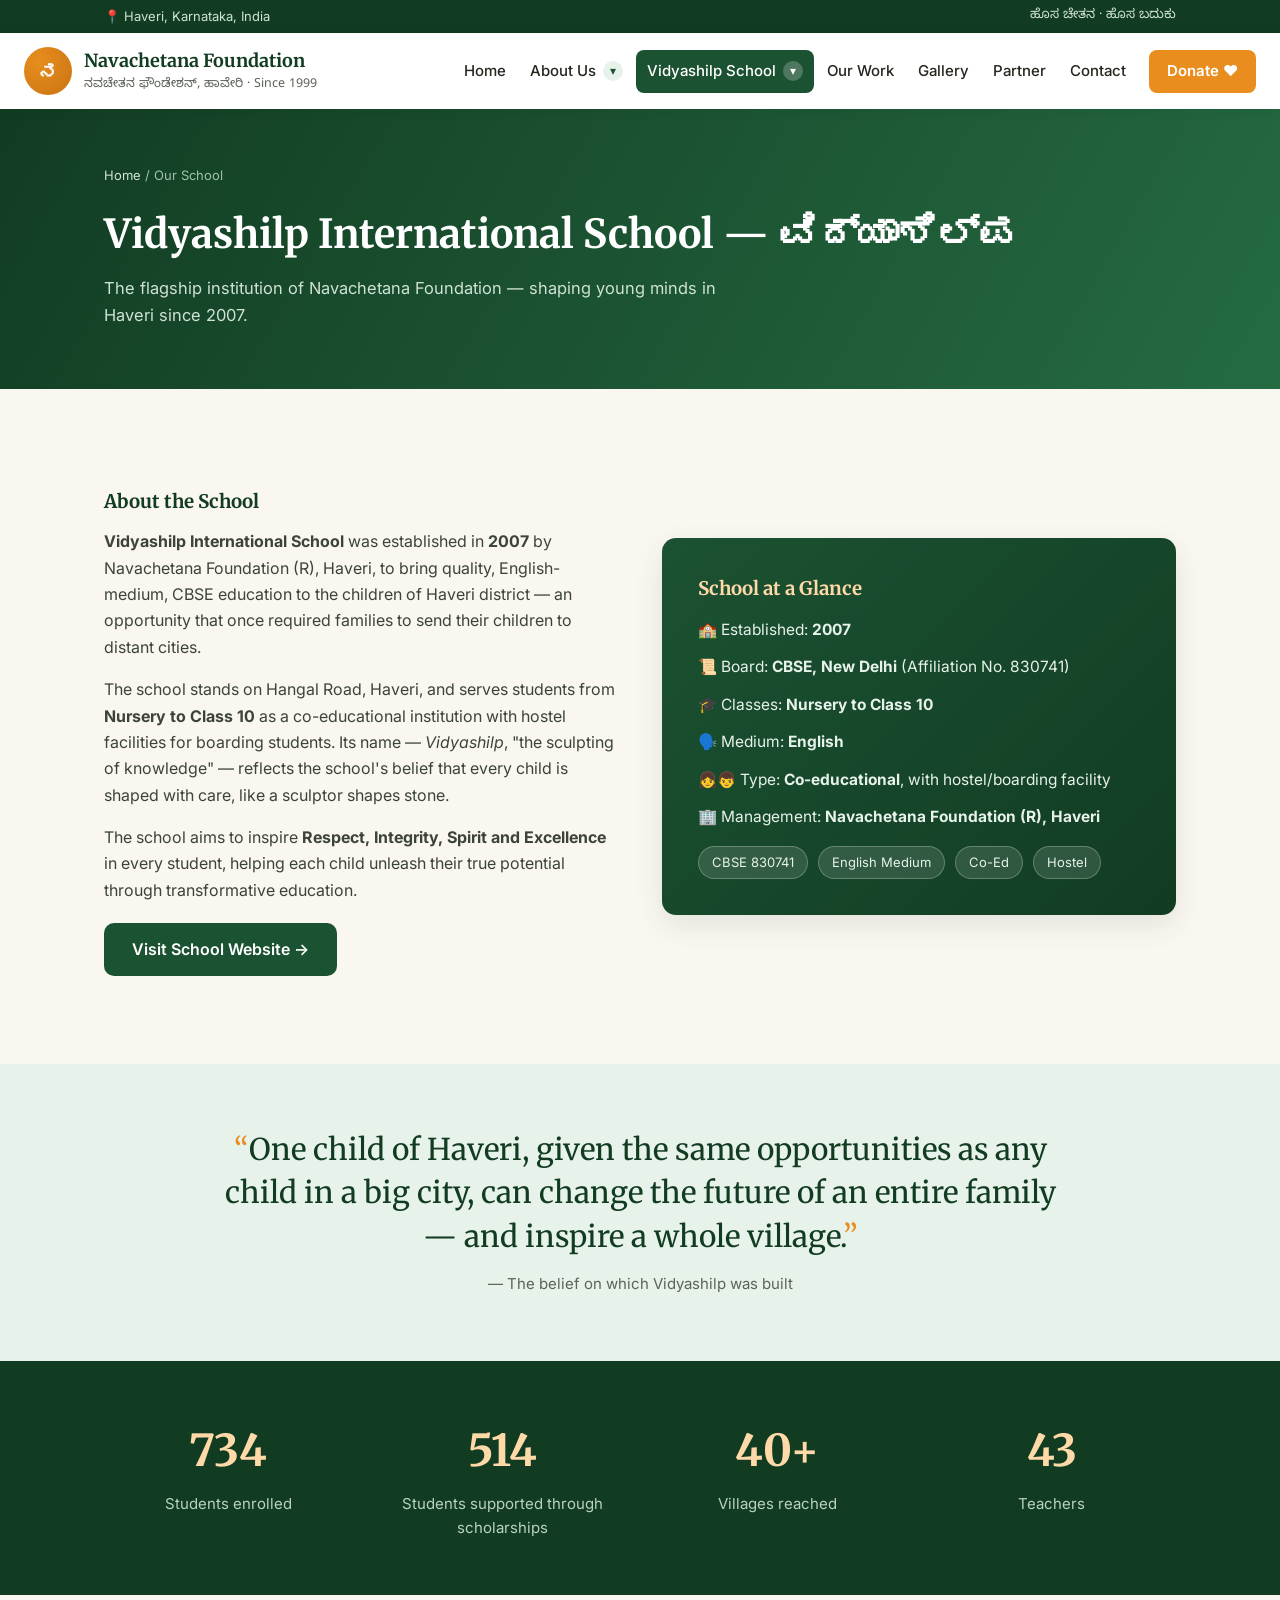
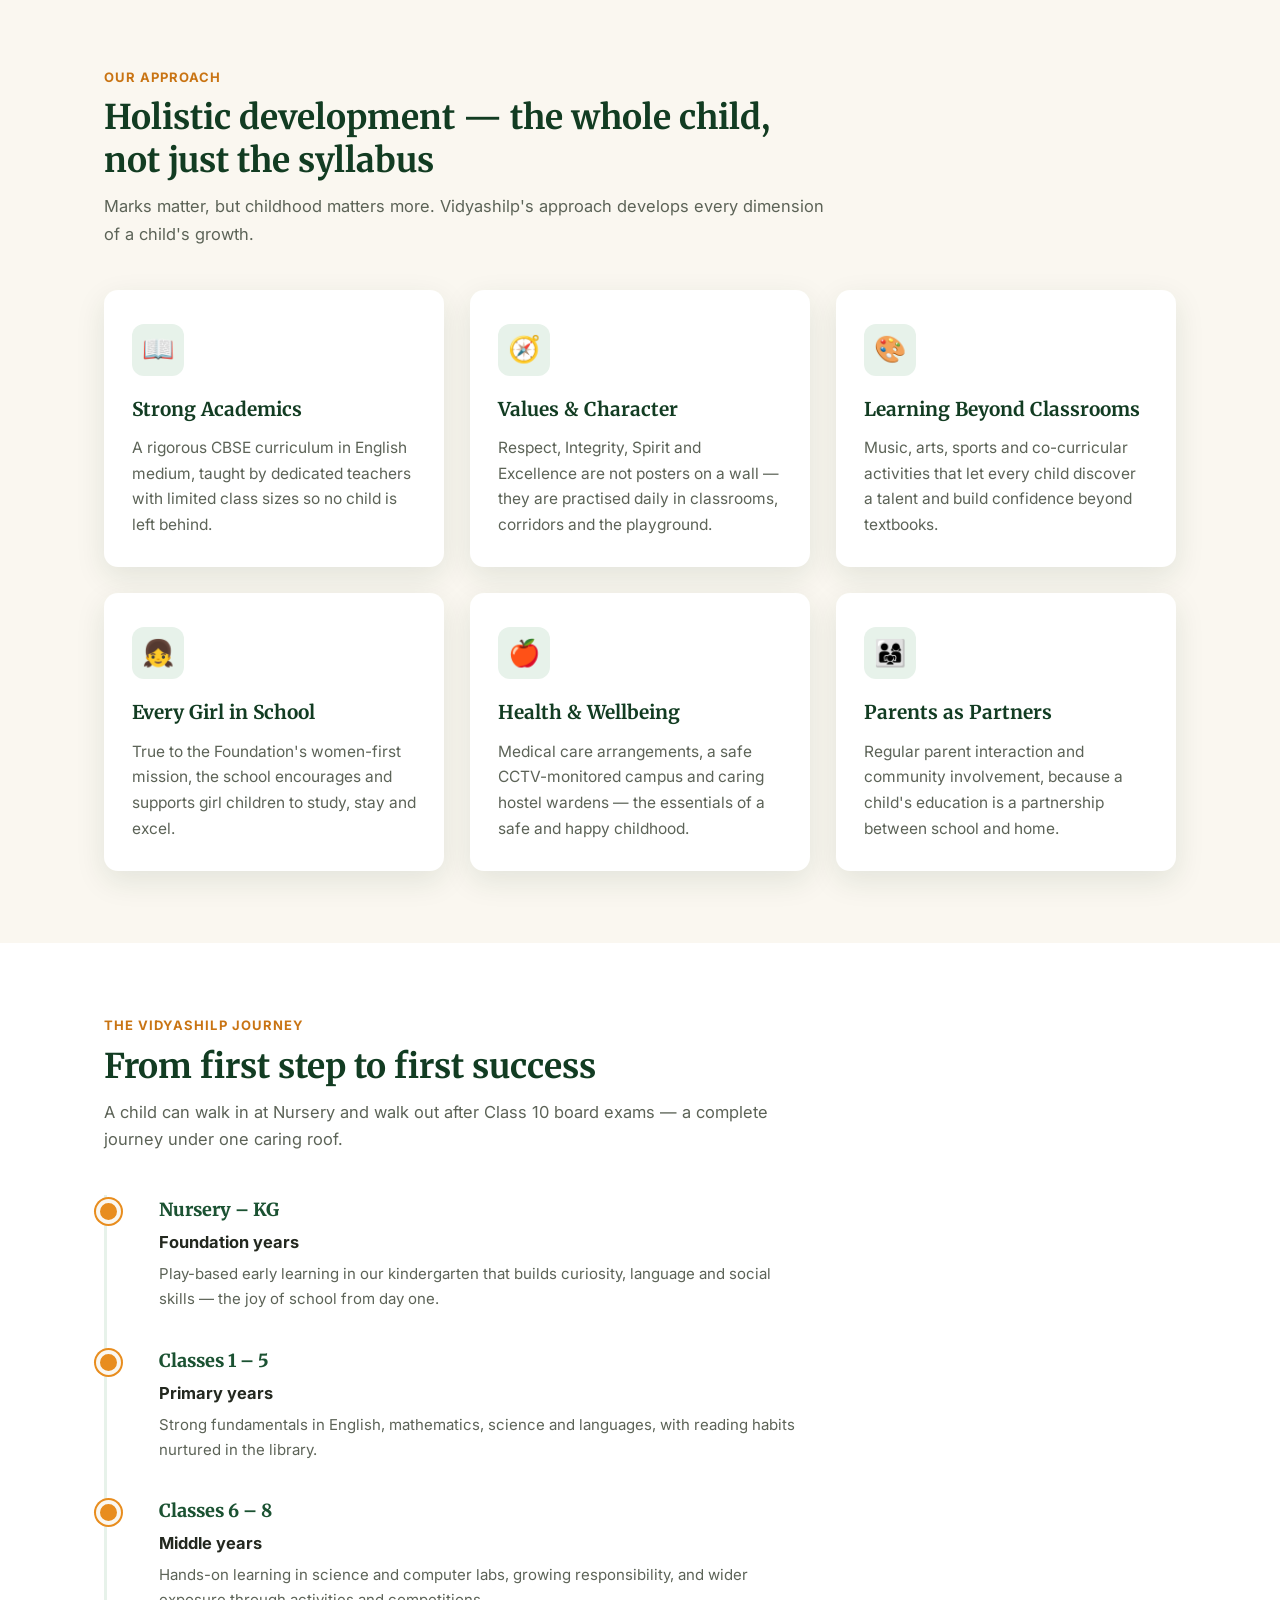
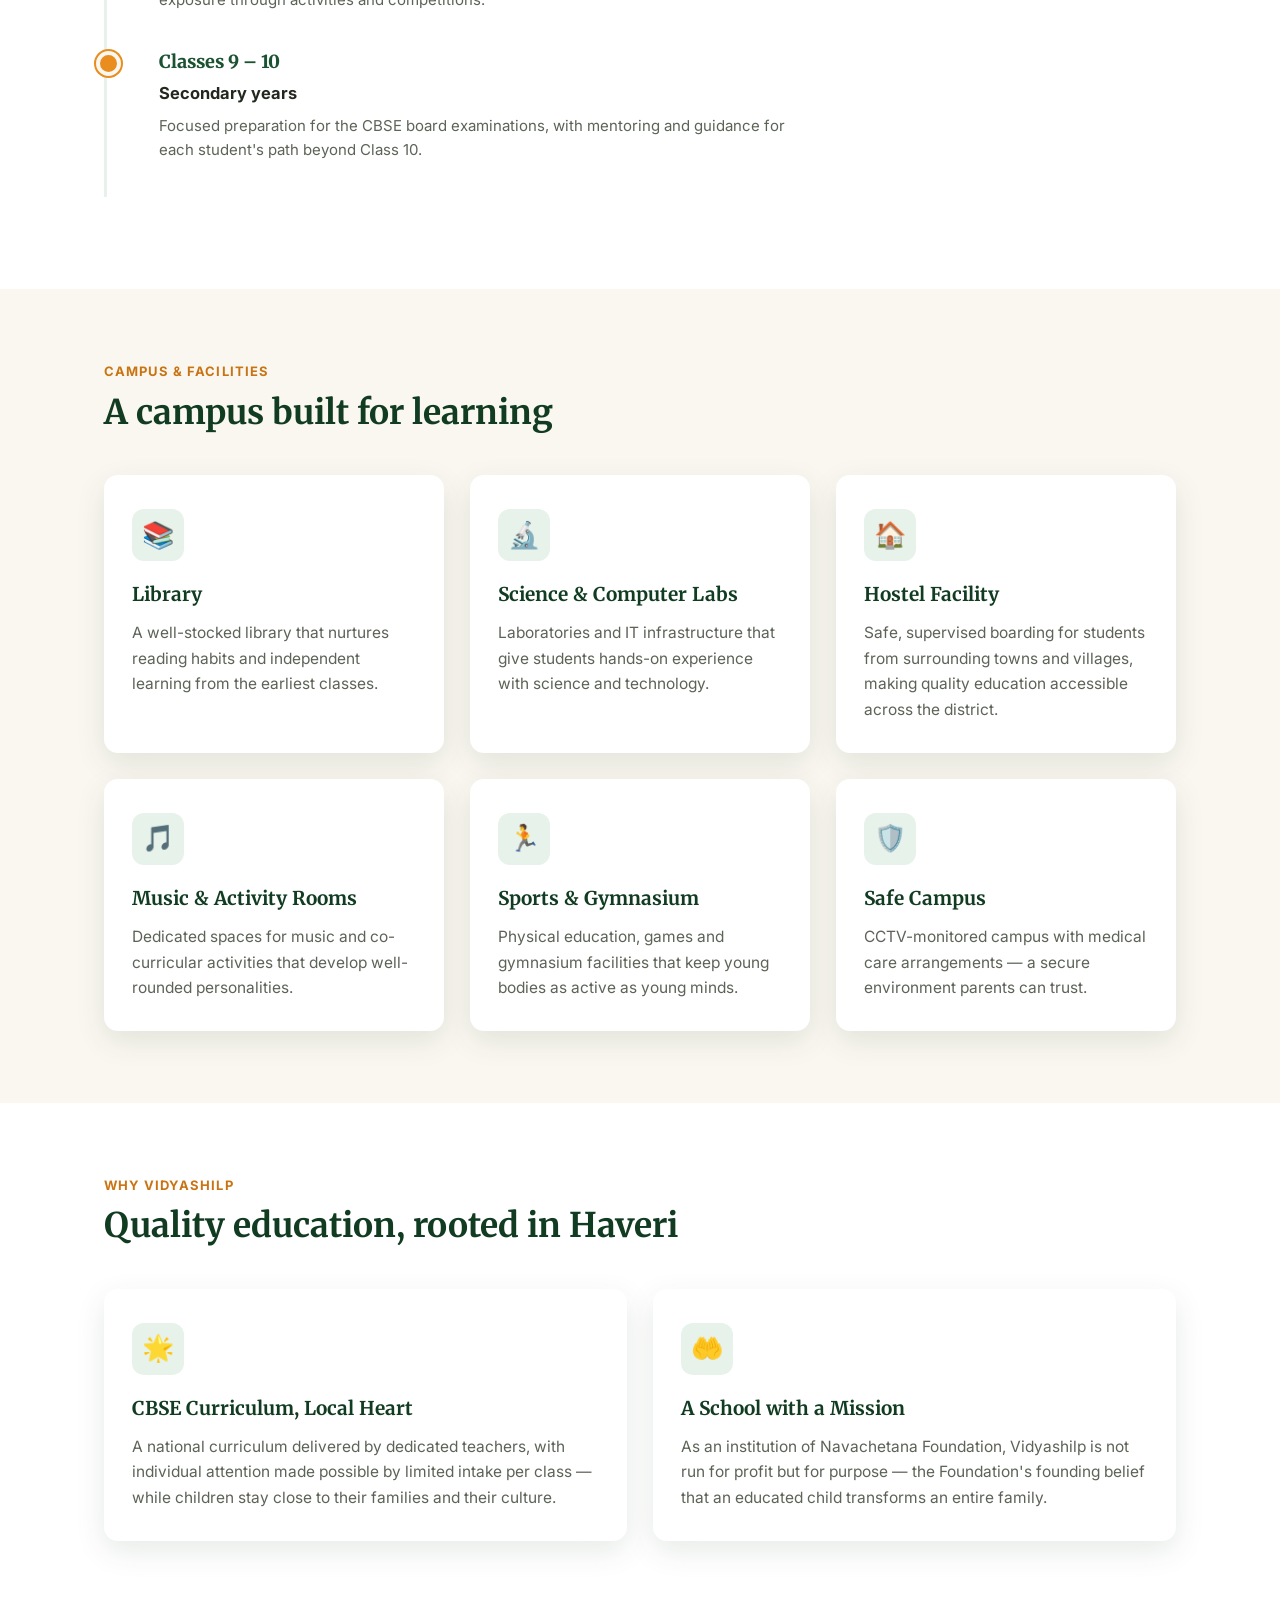
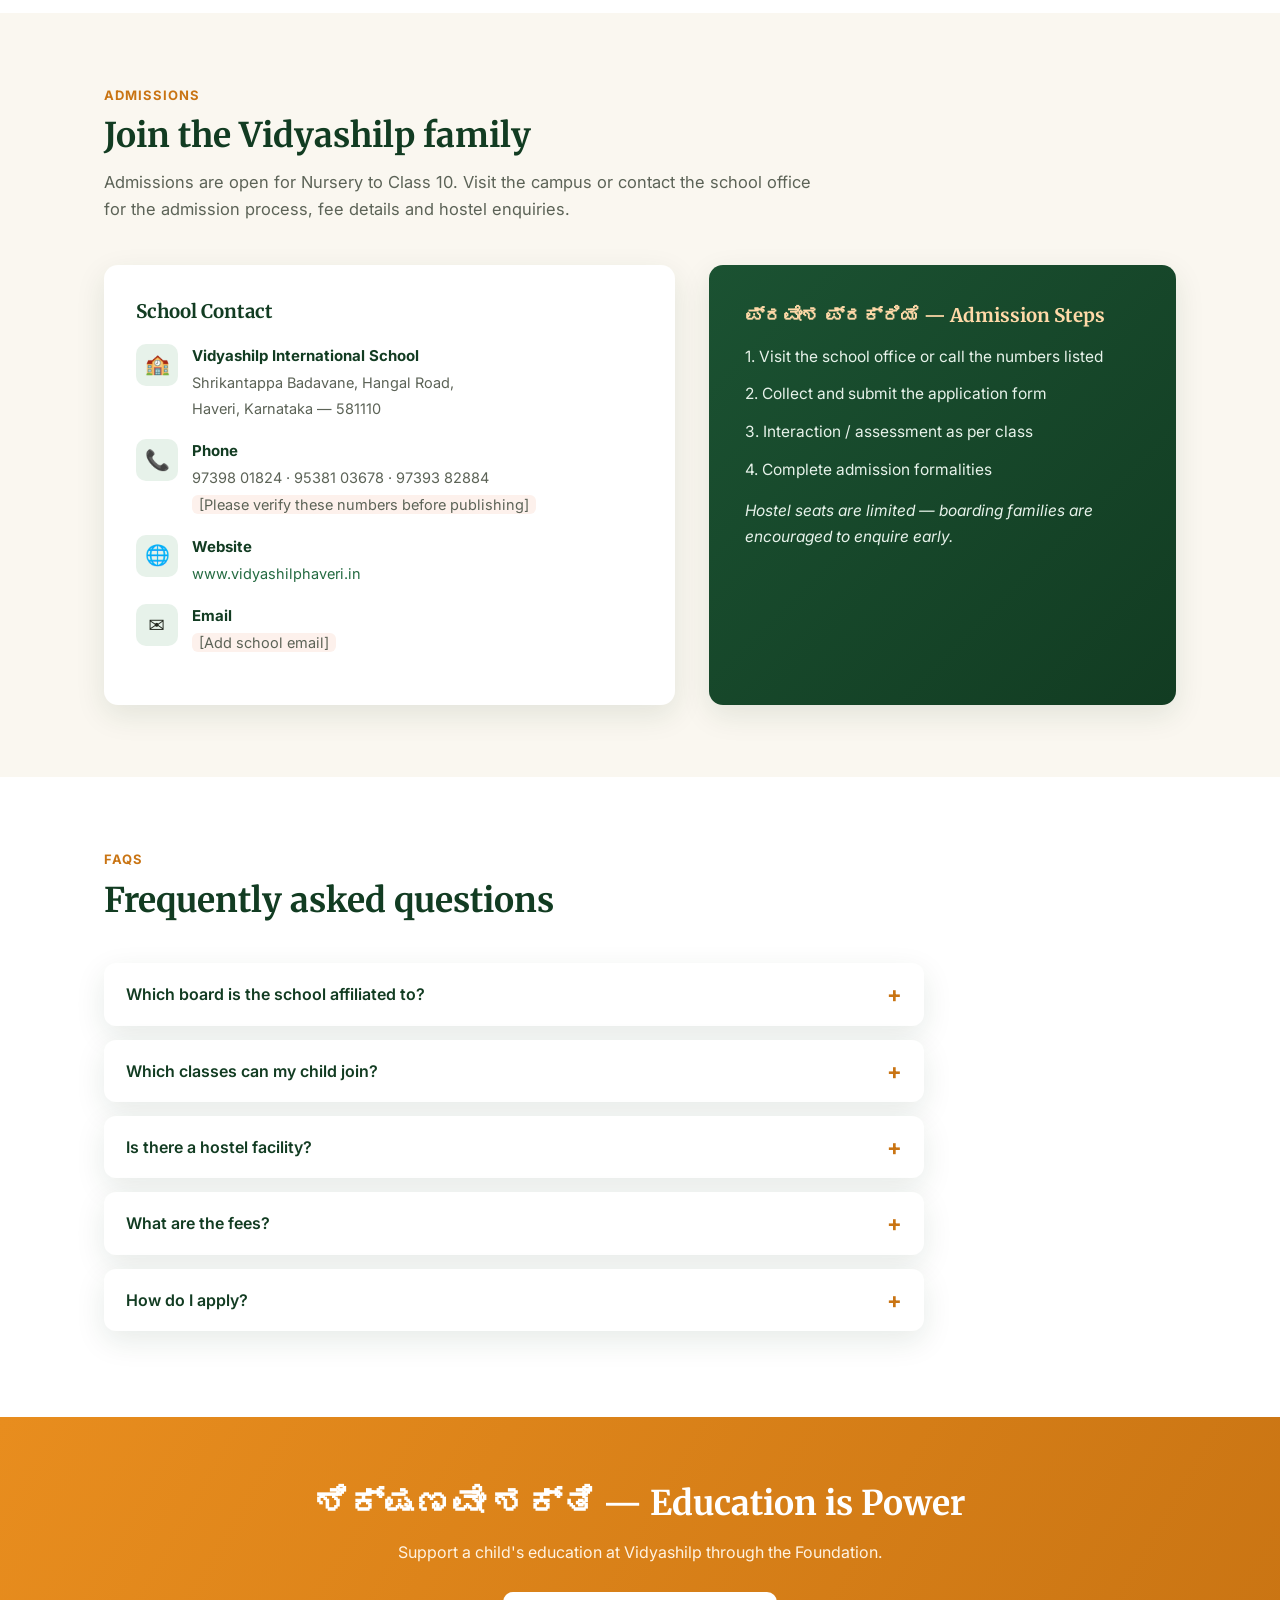
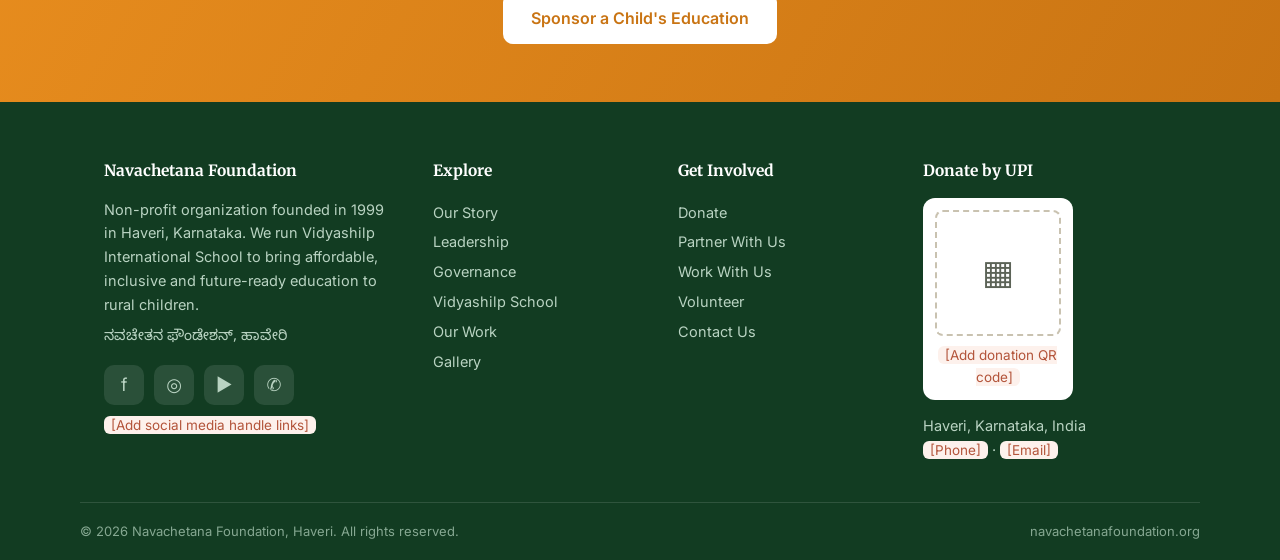
<file: school.html>
<!DOCTYPE html>
<html lang="en">
<head>
<meta charset="UTF-8">
<meta name="viewport" content="width=device-width, initial-scale=1.0">
<title>Vidyashilp International School — Navachetana Foundation, Haveri</title>
<meta name="description" content="Vidyashilp International School, Haveri — a CBSE-affiliated (No. 830741), English-medium, co-educational school from Nursery to Class 10, run by Navachetana Foundation (R), Haveri since 2007.">
<link rel="stylesheet" href="styles.css">
</head>
<body>

<div class="topbar">
  <div class="container">
    <span>📍 Haveri, Karnataka, India</span>
    <span class="kn">ಹೊಸ ಚೇತನ · ಹೊಸ ಬದುಕು</span>
  </div>
</div>

<header class="site-header">
  <div class="nav-wrap">
    <a class="brand" href="index.html">
      <div class="brand-mark">ನ</div>
      <div class="brand-name">
        <strong>Navachetana Foundation</strong>
        <span class="kn">ನವಚೇತನ ಫೌಂಡೇಶನ್, ಹಾವೇರಿ · Since 1999</span>
      </div>
    </a>
    <button class="nav-toggle" aria-label="Toggle menu" aria-expanded="false">&#9776;</button>
    <nav class="main-nav">
      <a href="index.html">Home</a>
      <div class="nav-item">
        <a href="about.html">About Us <span class="caret">&#9662;</span></a>
        <div class="sub-menu">
          <a href="about.html">Our Story</a>
          <a href="leadership.html">Leadership</a>
          <a href="governance.html">Governance</a>
        </div>
      </div>
      <div class="nav-item">
        <a href="school.html" class="active">Vidyashilp School <span class="caret">&#9662;</span></a>
        <div class="sub-menu">
          <a href="school.html" class="active">School Overview</a>
          <a href="academics.html">Academic Excellence</a>
          <a href="future-ready.html">Future Ready Learning</a>
          <a href="beyond-academics.html">Beyond Academics</a>
          <a href="hostel-transport.html">Hostel &amp; Transport</a>
        </div>
      </div>
      <a href="programs.html">Our Work</a>
      <a href="gallery.html">Gallery</a>
      <a href="partner.html">Partner</a>
      <a href="contact.html">Contact</a>
      <a href="donate.html" class="donate-btn">Donate &hearts;</a>
    </nav>
  </div>
</header>

<section class="page-hero">
  <div class="container">
    <div class="crumbs"><a href="index.html">Home</a> / Our School</div>
    <h1>Vidyashilp International School — ವಿದ್ಯಾಶಿಲ್ಪ</h1>
    <p>The flagship institution of Navachetana Foundation — shaping young minds in Haveri since 2007.</p>
  </div>
</section>

<section class="block">
  <div class="container two-col">
    <div class="prose">
      <h3>About the School</h3>
      <p><strong>Vidyashilp International School</strong> was established in <strong>2007</strong>
      by Navachetana Foundation (R), Haveri, to bring quality, English-medium, CBSE education
      to the children of Haveri district — an opportunity that once required families to send
      their children to distant cities.</p>
      <p>The school stands on Hangal Road, Haveri, and serves students from
      <strong>Nursery to Class 10</strong> as a co-educational institution with hostel
      facilities for boarding students. Its name — <em>Vidyashilp</em>, "the sculpting of
      knowledge" — reflects the school's belief that every child is shaped with care,
      like a sculptor shapes stone.</p>
      <p>The school aims to inspire <strong>Respect, Integrity, Spirit and Excellence</strong>
      in every student, helping each child unleash their true potential through
      transformative education.</p>
      <p style="margin-top:20px;">
        <a class="btn btn-green" href="https://www.vidyashilphaveri.in/" target="_blank" rel="noopener">Visit School Website →</a>
      </p>
    </div>
    <div class="highlight-panel">
      <h3>School at a Glance</h3>
      <p>🏫 Established: <strong>2007</strong></p>
      <p>📜 Board: <strong>CBSE, New Delhi</strong> (Affiliation No. 830741)</p>
      <p>🎓 Classes: <strong>Nursery to Class 10</strong></p>
      <p>🗣️ Medium: <strong>English</strong></p>
      <p>👧👦 Type: <strong>Co-educational</strong>, with hostel/boarding facility</p>
      <p>🏢 Management: <strong>Navachetana Foundation (R), Haveri</strong></p>
      <div class="badge-row">
        <span class="badge">CBSE 830741</span>
        <span class="badge">English Medium</span>
        <span class="badge">Co-Ed</span>
        <span class="badge">Hostel</span>
      </div>
    </div>
  </div>
</section>

<section class="philosophy-band">
  <div class="container">
    <div class="quote">One child of Haveri, given the same opportunities as any child in a big
    city, can change the future of an entire family — and inspire a whole village.</div>
    <div class="attribution">— The belief on which Vidyashilp was built</div>
  </div>
</section>

<section class="stats-band">
  <div class="container grid cols-4">
    <div class="stat"><h3>734</h3><p>Students enrolled</p></div>
    <div class="stat"><h3>514</h3><p>Students supported through scholarships</p></div>
    <div class="stat"><h3>40+</h3><p>Villages reached</p></div>
    <div class="stat"><h3>43</h3><p>Teachers</p></div>
  </div>
</section>

<section class="block">
  <div class="container">
    <div class="section-head">
      <div class="eyebrow">Our Approach</div>
      <h2>Holistic development — the whole child, not just the syllabus</h2>
      <p>Marks matter, but childhood matters more. Vidyashilp's approach develops every
      dimension of a child's growth.</p>
    </div>
    <div class="grid cols-3">
      <div class="card">
        <div class="icon">📖</div>
        <h3>Strong Academics</h3>
        <p>A rigorous CBSE curriculum in English medium, taught by dedicated teachers with
        limited class sizes so no child is left behind.</p>
      </div>
      <div class="card">
        <div class="icon">🧭</div>
        <h3>Values &amp; Character</h3>
        <p>Respect, Integrity, Spirit and Excellence are not posters on a wall — they are
        practised daily in classrooms, corridors and the playground.</p>
      </div>
      <div class="card">
        <div class="icon">🎨</div>
        <h3>Learning Beyond Classrooms</h3>
        <p>Music, arts, sports and co-curricular activities that let every child discover
        a talent and build confidence beyond textbooks.</p>
      </div>
      <div class="card">
        <div class="icon">👧</div>
        <h3>Every Girl in School</h3>
        <p>True to the Foundation's women-first mission, the school encourages and supports
        girl children to study, stay and excel.</p>
      </div>
      <div class="card">
        <div class="icon">🍎</div>
        <h3>Health &amp; Wellbeing</h3>
        <p>Medical care arrangements, a safe CCTV-monitored campus and caring hostel wardens
        — the essentials of a safe and happy childhood.</p>
      </div>
      <div class="card">
        <div class="icon">👨‍👩‍👧</div>
        <h3>Parents as Partners</h3>
        <p>Regular parent interaction and community involvement, because a child's education
        is a partnership between school and home.</p>
      </div>
    </div>
  </div>
</section>

<section class="block alt">
  <div class="container">
    <div class="section-head">
      <div class="eyebrow">The Vidyashilp Journey</div>
      <h2>From first step to first success</h2>
      <p>A child can walk in at Nursery and walk out after Class 10 board exams — a complete
      journey under one caring roof.</p>
    </div>
    <div class="timeline">
      <div class="tl-item">
        <div class="year">Nursery – KG</div>
        <h4>Foundation years</h4>
        <p>Play-based early learning in our kindergarten that builds curiosity, language
        and social skills — the joy of school from day one.</p>
      </div>
      <div class="tl-item">
        <div class="year">Classes 1 – 5</div>
        <h4>Primary years</h4>
        <p>Strong fundamentals in English, mathematics, science and languages, with reading
        habits nurtured in the library.</p>
      </div>
      <div class="tl-item">
        <div class="year">Classes 6 – 8</div>
        <h4>Middle years</h4>
        <p>Hands-on learning in science and computer labs, growing responsibility, and
        wider exposure through activities and competitions.</p>
      </div>
      <div class="tl-item">
        <div class="year">Classes 9 – 10</div>
        <h4>Secondary years</h4>
        <p>Focused preparation for the CBSE board examinations, with mentoring and guidance
        for each student's path beyond Class 10.</p>
      </div>
    </div>
  </div>
</section>

<section class="block">
  <div class="container">
    <div class="section-head">
      <div class="eyebrow">Campus &amp; Facilities</div>
      <h2>A campus built for learning</h2>
    </div>
    <div class="grid cols-3">
      <div class="card">
        <div class="icon">📚</div>
        <h3>Library</h3>
        <p>A well-stocked library that nurtures reading habits and independent learning
        from the earliest classes.</p>
      </div>
      <div class="card">
        <div class="icon">🔬</div>
        <h3>Science &amp; Computer Labs</h3>
        <p>Laboratories and IT infrastructure that give students hands-on experience
        with science and technology.</p>
      </div>
      <div class="card">
        <div class="icon">🏠</div>
        <h3>Hostel Facility</h3>
        <p>Safe, supervised boarding for students from surrounding towns and villages,
        making quality education accessible across the district.</p>
      </div>
      <div class="card">
        <div class="icon">🎵</div>
        <h3>Music &amp; Activity Rooms</h3>
        <p>Dedicated spaces for music and co-curricular activities that develop
        well-rounded personalities.</p>
      </div>
      <div class="card">
        <div class="icon">🏃</div>
        <h3>Sports &amp; Gymnasium</h3>
        <p>Physical education, games and gymnasium facilities that keep young bodies
        as active as young minds.</p>
      </div>
      <div class="card">
        <div class="icon">🛡️</div>
        <h3>Safe Campus</h3>
        <p>CCTV-monitored campus with medical care arrangements — a secure environment
        parents can trust.</p>
      </div>
    </div>
  </div>
</section>

<section class="block alt">
  <div class="container">
    <div class="section-head">
      <div class="eyebrow">Why Vidyashilp</div>
      <h2>Quality education, rooted in Haveri</h2>
    </div>
    <div class="grid cols-2">
      <div class="card">
        <div class="icon">🌟</div>
        <h3>CBSE Curriculum, Local Heart</h3>
        <p>A national curriculum delivered by dedicated teachers, with individual attention
        made possible by limited intake per class — while children stay close to their
        families and their culture.</p>
      </div>
      <div class="card">
        <div class="icon">🤲</div>
        <h3>A School with a Mission</h3>
        <p>As an institution of Navachetana Foundation, Vidyashilp is not run for profit
        but for purpose — the Foundation's founding belief that an educated child transforms
        an entire family.</p>
      </div>
    </div>
  </div>
</section>

<section class="block">
  <div class="container">
    <div class="section-head">
      <div class="eyebrow">Admissions</div>
      <h2>Join the Vidyashilp family</h2>
      <p>Admissions are open for Nursery to Class 10. Visit the campus or contact the
      school office for the admission process, fee details and hostel enquiries.</p>
    </div>
    <div class="contact-grid">
      <div class="contact-card">
        <h3>School Contact</h3>
        <div class="contact-row">
          <div class="ci">🏫</div>
          <div><strong>Vidyashilp International School</strong>
          <span>Shrikantappa Badavane, Hangal Road,<br>Haveri, Karnataka — 581110</span></div>
        </div>
        <div class="contact-row">
          <div class="ci">📞</div>
          <div><strong>Phone</strong>
          <span>97398 01824 · 95381 03678 · 97393 82884<br>
          <span class="placeholder">[Please verify these numbers before publishing]</span></span></div>
        </div>
        <div class="contact-row">
          <div class="ci">🌐</div>
          <div><strong>Website</strong>
          <span><a href="https://www.vidyashilphaveri.in/" target="_blank" rel="noopener">www.vidyashilphaveri.in</a></span></div>
        </div>
        <div class="contact-row">
          <div class="ci">✉️</div>
          <div><strong>Email</strong><span class="placeholder">[Add school email]</span></div>
        </div>
      </div>
      <div class="highlight-panel">
        <h3 class="kn">ಪ್ರವೇಶ ಪ್ರಕ್ರಿಯೆ — Admission Steps</h3>
        <p>1. Visit the school office or call the numbers listed</p>
        <p>2. Collect and submit the application form</p>
        <p>3. Interaction / assessment as per class</p>
        <p>4. Complete admission formalities</p>
        <p style="margin-top:16px;"><em>Hostel seats are limited — boarding families are
        encouraged to enquire early.</em></p>
      </div>
    </div>
  </div>
</section>

<section class="block alt">
  <div class="container">
    <div class="section-head">
      <div class="eyebrow">FAQs</div>
      <h2>Frequently asked questions</h2>
    </div>
    <div class="faq" style="max-width:820px;">
      <details>
        <summary>Which board is the school affiliated to?</summary>
        <p>Vidyashilp International School is affiliated to the Central Board of Secondary
        Education (CBSE), New Delhi — Affiliation No. 830741. The medium of instruction
        is English.</p>
      </details>
      <details>
        <summary>Which classes can my child join?</summary>
        <p>The school offers classes from Nursery through Class 10 and is co-educational.
        Admissions are typically open to all classes, subject to seat availability.</p>
      </details>
      <details>
        <summary>Is there a hostel facility?</summary>
        <p>Yes. The school offers supervised hostel accommodation, making it possible for
        children from towns and villages across Haveri district and beyond to study here.
        Hostel seats are limited, so early enquiry is recommended.</p>
      </details>
      <details>
        <summary>What are the fees?</summary>
        <p>The school is run by Navachetana Foundation for purpose, not profit, and fees are
        kept affordable for the region. Please contact the school office for the current
        fee structure for your child's class.</p>
      </details>
      <details>
        <summary>How do I apply?</summary>
        <p>Visit the school at Shrikantappa Badavane, Hangal Road, Haveri, or call the
        school office. You will be guided through the application form, interaction and
        admission formalities.</p>
      </details>
    </div>
  </div>
</section>

<section class="cta-band">
  <div class="container">
    <h2 class="kn">ಶಿಕ್ಷಣವೇ ಶಕ್ತಿ — Education is Power</h2>
    <p>Support a child's education at Vidyashilp through the Foundation.</p>
    <a class="btn" href="donate.html">Sponsor a Child's Education</a>
  </div>
</section>

<footer class="site-footer">
  <div class="container">
    <div class="footer-grid">
      <div>
        <h4>Navachetana Foundation</h4>
        <p>Non-profit organization founded in 1999 in Haveri, Karnataka. We run Vidyashilp
        International School to bring affordable, inclusive and future-ready education to
        rural children.</p>
        <p class="kn" style="margin-top:10px;">ನವಚೇತನ ಫೌಂಡೇಶನ್, ಹಾವೇರಿ</p>
        <div class="social-row">
          <a href="#" aria-label="Facebook" title="Facebook">f</a>
          <a href="#" aria-label="Instagram" title="Instagram">◎</a>
          <a href="#" aria-label="YouTube" title="YouTube">▶</a>
          <a href="#" aria-label="WhatsApp" title="WhatsApp">✆</a>
        </div>
        <p style="margin-top:8px;"><span class="placeholder">[Add social media handle links]</span></p>
      </div>
      <div>
        <h4>Explore</h4>
        <a href="about.html">Our Story</a>
        <a href="leadership.html">Leadership</a>
        <a href="governance.html">Governance</a>
        <a href="school.html">Vidyashilp School</a>
        <a href="programs.html">Our Work</a>
        <a href="gallery.html">Gallery</a>
      </div>
      <div>
        <h4>Get Involved</h4>
        <a href="donate.html">Donate</a>
        <a href="partner.html">Partner With Us</a>
        <a href="partner.html">Work With Us</a>
        <a href="contact.html">Volunteer</a>
        <a href="contact.html">Contact Us</a>
      </div>
      <div>
        <h4>Donate by UPI</h4>
        <div class="qr-box">
          <div class="qr-slot">▦</div>
          <span class="placeholder">[Add donation QR code]</span>
        </div>
        <p style="margin-top:14px;">Haveri, Karnataka, India<br>
        <span class="placeholder">[Phone]</span> · <span class="placeholder">[Email]</span></p>
      </div>
    </div>
  </div>
  <div class="container footer-bottom">
    <span>© 2026 Navachetana Foundation, Haveri. All rights reserved.</span>
    <span>navachetanafoundation.org</span>
  </div>
</footer>

<script src="script.js"></script>
</body>
</html>
</file>
<file: styles.css>
/* ============================================================
   Navachetana Foundation — navachetanafoundation.org
   Shared stylesheet
   ============================================================ */
@import url('https://fonts.googleapis.com/css2?family=Noto+Sans+Kannada:wght@400;600;700&family=Merriweather:wght@700;900&family=Inter:wght@400;500;600;700&display=swap');

:root {
  --green-900: #123c22;
  --green-800: #1b5232;
  --green-700: #256b42;
  --green-100: #e7f2ea;
  --marigold: #f2a93b;
  --saffron: #e88d1e;
  --saffron-dark: #c97413;
  --cream: #faf7f0;
  --ink: #23281f;
  --muted: #5c6357;
  --white: #ffffff;
  --radius: 14px;
  --shadow: 0 10px 30px rgba(18, 60, 34, 0.10);
  --maxw: 1120px;
}

* { margin: 0; padding: 0; box-sizing: border-box; }

html { scroll-behavior: smooth; }

body {
  font-family: 'Inter', 'Noto Sans Kannada', system-ui, -apple-system, sans-serif;
  color: var(--ink);
  background: var(--cream);
  line-height: 1.65;
}

.kn { font-family: 'Noto Sans Kannada', 'Inter', sans-serif; }

img { max-width: 100%; display: block; }

a { color: var(--green-700); text-decoration: none; }
a:hover { text-decoration: underline; }

.container { max-width: var(--maxw); margin: 0 auto; padding: 0 24px; }

/* ---------- Header / Nav ---------- */
.topbar {
  background: var(--green-900);
  color: #cfe3d5;
  font-size: 13px;
  padding: 6px 0;
}
.topbar .container { display: flex; justify-content: space-between; flex-wrap: wrap; gap: 8px; }

header.site-header {
  background: var(--white);
  position: sticky;
  top: 0;
  z-index: 50;
  box-shadow: 0 2px 12px rgba(0,0,0,0.06);
}
.nav-wrap {
  display: flex;
  align-items: center;
  justify-content: space-between;
  padding: 14px 24px;
  max-width: var(--maxw);
  margin: 0 auto;
}
.brand { display: flex; align-items: center; gap: 12px; text-decoration: none; }
.brand:hover { text-decoration: none; }
.brand-mark {
  width: 48px; height: 48px; border-radius: 50%;
  background: radial-gradient(circle at 30% 30%, var(--saffron), var(--saffron-dark));
  display: flex; align-items: center; justify-content: center;
  color: #fff; font-weight: 800; font-size: 20px;
  font-family: 'Merriweather', serif;
  flex-shrink: 0;
}
.brand-name { line-height: 1.2; }
.brand-name strong { display: block; color: var(--green-900); font-size: 18px; font-family: 'Merriweather', serif; }
.brand-name span { font-size: 12.5px; color: var(--muted); }

nav.main-nav { display: flex; gap: 4px; flex-wrap: wrap; align-items: center; }
nav.main-nav a {
  padding: 8px 13px;
  border-radius: 8px;
  color: var(--ink);
  font-weight: 500;
  font-size: 15px;
}
nav.main-nav a:hover { background: var(--green-100); text-decoration: none; color: var(--green-800); }
nav.main-nav a.active { background: var(--green-800); color: #fff; }
nav.main-nav a.donate-btn {
  background: var(--saffron);
  color: #fff;
  font-weight: 600;
  margin-left: 6px;
}
nav.main-nav a.donate-btn:hover { background: var(--saffron-dark); }

/* ---------- Hero ---------- */
.hero {
  background:
    linear-gradient(120deg, rgba(18,60,34,0.94) 0%, rgba(27,82,50,0.88) 55%, rgba(37,107,66,0.82) 100%),
    repeating-linear-gradient(45deg, #1b5232 0 12px, #17472b 12px 24px);
  color: #fff;
  padding: 90px 0 100px;
  position: relative;
  overflow: hidden;
}
.hero::after {
  content: "";
  position: absolute; inset: auto 0 0 0; height: 90px;
  background: radial-gradient(60% 120% at 50% 100%, rgba(232,141,30,0.25), transparent 70%);
  pointer-events: none;
}
.hero .kicker {
  display: inline-block;
  background: rgba(232,141,30,0.18);
  border: 1px solid rgba(232,141,30,0.5);
  color: #ffd9a8;
  padding: 5px 14px;
  border-radius: 999px;
  font-size: 13.5px;
  letter-spacing: 0.06em;
  text-transform: uppercase;
  margin-bottom: 22px;
}
.hero h1 {
  font-family: 'Merriweather', serif;
  font-size: clamp(30px, 5vw, 52px);
  line-height: 1.15;
  max-width: 780px;
  margin-bottom: 10px;
}
.hero .kn-tagline {
  font-size: clamp(18px, 2.6vw, 26px);
  color: #ffd9a8;
  margin-bottom: 18px;
  font-weight: 600;
}
.hero p.lead {
  max-width: 640px;
  font-size: 17.5px;
  color: #dceade;
  margin-bottom: 34px;
}
.btn {
  display: inline-block;
  padding: 13px 28px;
  border-radius: 10px;
  font-weight: 600;
  font-size: 16px;
  transition: transform .15s ease, box-shadow .15s ease;
}
.btn:hover { text-decoration: none; transform: translateY(-2px); }
.btn-primary { background: var(--saffron); color: #fff; box-shadow: 0 6px 18px rgba(232,141,30,.35); }
.btn-primary:hover { background: var(--saffron-dark); }
.btn-ghost { border: 2px solid rgba(255,255,255,.55); color: #fff; margin-left: 12px; }
.btn-ghost:hover { background: rgba(255,255,255,.12); }
.btn-green { background: var(--green-800); color: #fff; }
.btn-green:hover { background: var(--green-900); }

/* ---------- Page hero (inner pages) ---------- */
.page-hero {
  background: linear-gradient(120deg, var(--green-900), var(--green-700));
  color: #fff;
  padding: 56px 0 60px;
}
.page-hero h1 { font-family: 'Merriweather', serif; font-size: clamp(28px, 4vw, 40px); }
.page-hero p { color: #cfe3d5; max-width: 640px; margin-top: 8px; font-size: 16.5px; }
.crumbs { font-size: 13px; color: #9fc0aa; margin-bottom: 14px; }
.crumbs a { color: #cfe3d5; }

/* ---------- Sections ---------- */
section.block { padding: 72px 0; }
section.block.alt { background: var(--white); }
.section-head { max-width: 720px; margin-bottom: 42px; }
.section-head .eyebrow {
  color: var(--saffron-dark);
  font-weight: 700;
  text-transform: uppercase;
  letter-spacing: .08em;
  font-size: 13px;
  margin-bottom: 8px;
}
.section-head h2 {
  font-family: 'Merriweather', serif;
  color: var(--green-900);
  font-size: clamp(24px, 3.4vw, 34px);
  line-height: 1.25;
  margin-bottom: 12px;
}
.section-head p { color: var(--muted); font-size: 16.5px; }
.center { text-align: center; margin-left: auto; margin-right: auto; }

/* ---------- Cards & grids ---------- */
.grid { display: grid; gap: 26px; }
.grid.cols-3 { grid-template-columns: repeat(3, 1fr); }
.grid.cols-2 { grid-template-columns: repeat(2, 1fr); }
.grid.cols-4 { grid-template-columns: repeat(4, 1fr); }
@media (max-width: 900px) {
  .grid.cols-3, .grid.cols-4 { grid-template-columns: repeat(2, 1fr); }
}
@media (max-width: 620px) {
  .grid.cols-3, .grid.cols-2, .grid.cols-4 { grid-template-columns: 1fr; }
}

.card {
  background: var(--white);
  border-radius: var(--radius);
  padding: 30px 28px;
  box-shadow: var(--shadow);
  border-top: 4px solid transparent;
}
.card:hover { border-top-color: var(--saffron); }
.card .icon {
  width: 52px; height: 52px;
  border-radius: 12px;
  background: var(--green-100);
  display: flex; align-items: center; justify-content: center;
  font-size: 26px;
  margin-bottom: 18px;
}
.card h3 { color: var(--green-900); font-size: 19px; margin-bottom: 10px; font-family: 'Merriweather', serif; }
.card p { color: var(--muted); font-size: 15.5px; }
.card .kn-sub { color: var(--saffron-dark); font-size: 14px; font-weight: 600; margin-bottom: 6px; display:block; }

/* ---------- Stats ---------- */
.stats-band { background: var(--green-900); color: #fff; padding: 54px 0; }
.stats-band .grid { text-align: center; }
.stat h3 {
  font-family: 'Merriweather', serif;
  font-size: clamp(30px, 4vw, 44px);
  color: #ffd9a8;
}
.stat p { color: #b9d3c2; font-size: 15px; margin-top: 4px; }

/* ---------- Timeline ---------- */
.timeline { position: relative; margin: 20px 0; padding-left: 30px; border-left: 3px solid var(--green-100); }
.tl-item { position: relative; padding: 0 0 34px 22px; }
.tl-item::before {
  content: "";
  position: absolute; left: -41px; top: 4px;
  width: 17px; height: 17px; border-radius: 50%;
  background: var(--saffron);
  border: 4px solid var(--cream);
  box-shadow: 0 0 0 2px var(--saffron);
}
.tl-item .year { font-weight: 800; color: var(--green-800); font-size: 18px; font-family: 'Merriweather', serif; }
.tl-item h4 { color: var(--ink); margin: 4px 0 6px; font-size: 16.5px; }
.tl-item p { color: var(--muted); font-size: 15px; max-width: 640px; }

/* ---------- Leadership ---------- */
.person { text-align: center; }
.person .avatar {
  width: 130px; height: 130px;
  margin: 0 auto 18px;
  border-radius: 50%;
  background: linear-gradient(135deg, var(--green-700), var(--green-900));
  color: #ffd9a8;
  display: flex; align-items: center; justify-content: center;
  font-size: 42px; font-weight: 800; font-family: 'Merriweather', serif;
  border: 5px solid var(--white);
  box-shadow: var(--shadow);
}
.person h3 { color: var(--green-900); font-family: 'Merriweather', serif; font-size: 20px; }
.person .role { color: var(--saffron-dark); font-weight: 600; font-size: 14.5px; margin: 4px 0 10px; }
.person p { color: var(--muted); font-size: 15px; }

/* ---------- Gallery ---------- */
.gallery-grid { display: grid; grid-template-columns: repeat(3, 1fr); gap: 20px; }
@media (max-width: 900px) { .gallery-grid { grid-template-columns: repeat(2, 1fr); } }
@media (max-width: 560px) { .gallery-grid { grid-template-columns: 1fr; } }
.ph {
  border-radius: var(--radius);
  overflow: hidden;
  box-shadow: var(--shadow);
  background: var(--white);
}
.ph .ph-img {
  aspect-ratio: 4 / 3;
  display: flex; align-items: center; justify-content: center;
  font-size: 44px;
  color: rgba(255,255,255,.9);
}
.ph .ph-cap { padding: 14px 16px; font-size: 14.5px; color: var(--muted); }
.ph .ph-cap strong { display: block; color: var(--green-900); font-size: 15px; }
.g1 { background: linear-gradient(135deg, #256b42, #123c22); }
.g2 { background: linear-gradient(135deg, #e88d1e, #b35f0a); }
.g3 { background: linear-gradient(135deg, #3a7ca5, #16425b); }
.g4 { background: linear-gradient(135deg, #7b4397, #4a235a); }
.g5 { background: linear-gradient(135deg, #c0392b, #7b241c); }
.g6 { background: linear-gradient(135deg, #148f77, #0b5345); }

/* ---------- Donate ---------- */
.donate-box {
  background: var(--white);
  border-radius: var(--radius);
  box-shadow: var(--shadow);
  padding: 34px;
  border-left: 6px solid var(--saffron);
}
.donate-box h3 { font-family: 'Merriweather', serif; color: var(--green-900); margin-bottom: 14px; }
.donate-box table { width: 100%; border-collapse: collapse; font-size: 15px; }
.donate-box td { padding: 9px 6px; border-bottom: 1px solid #eee7d9; vertical-align: top; }
.donate-box td:first-child { font-weight: 600; color: var(--green-800); width: 42%; }
.placeholder { color: #b3543a; background: #fdf1ec; padding: 1px 7px; border-radius: 6px; font-size: 13.5px; }

.note {
  background: #fff8ec;
  border: 1px solid #f3ddb2;
  border-radius: 10px;
  padding: 14px 18px;
  font-size: 14px;
  color: #7a5a1e;
  margin-top: 22px;
}

/* ---------- Contact ---------- */
.contact-grid { display: grid; grid-template-columns: 1.1fr .9fr; gap: 34px; }
@media (max-width: 860px) { .contact-grid { grid-template-columns: 1fr; } }
.contact-card { background: var(--white); border-radius: var(--radius); box-shadow: var(--shadow); padding: 32px; }
.contact-card h3 { font-family: 'Merriweather', serif; color: var(--green-900); margin-bottom: 16px; }
.contact-row { display: flex; gap: 14px; margin-bottom: 18px; align-items: flex-start; }
.contact-row .ci {
  width: 42px; height: 42px; flex-shrink: 0;
  background: var(--green-100); border-radius: 10px;
  display: flex; align-items: center; justify-content: center; font-size: 20px;
}
.contact-row strong { display: block; color: var(--green-900); font-size: 15px; }
.contact-row span { color: var(--muted); font-size: 14.5px; }

form.contact-form label { display: block; font-weight: 600; font-size: 14px; color: var(--green-900); margin: 14px 0 5px; }
form.contact-form input, form.contact-form textarea {
  width: 100%;
  padding: 11px 13px;
  border: 1.5px solid #dcd6c6;
  border-radius: 9px;
  font-family: inherit;
  font-size: 15px;
  background: var(--cream);
}
form.contact-form input:focus, form.contact-form textarea:focus {
  outline: none; border-color: var(--green-700); background: #fff;
}
form.contact-form button {
  margin-top: 18px;
  border: none; cursor: pointer;
  width: 100%;
}

/* ---------- CTA band ---------- */
.cta-band {
  background: linear-gradient(120deg, var(--saffron), var(--saffron-dark));
  color: #fff;
  padding: 58px 0;
  text-align: center;
}
.cta-band h2 { font-family: 'Merriweather', serif; font-size: clamp(24px, 3.4vw, 34px); margin-bottom: 8px; }
.cta-band p { max-width: 560px; margin: 0 auto 26px; color: #fff3e2; }
.cta-band .btn { background: #fff; color: var(--saffron-dark); }
.cta-band .btn:hover { background: var(--green-900); color: #fff; }

/* ---------- Footer ---------- */
footer.site-footer { background: var(--green-900); color: #b9d3c2; padding: 56px 0 0; font-size: 14.5px; }
.footer-grid { display: grid; grid-template-columns: 1.4fr 1fr 1fr 1.2fr; gap: 34px; padding-bottom: 40px; }
@media (max-width: 900px) { .footer-grid { grid-template-columns: repeat(2, 1fr); } }
@media (max-width: 560px) { .footer-grid { grid-template-columns: 1fr; } }
footer h4 { color: #fff; font-size: 15.5px; margin-bottom: 14px; font-family: 'Merriweather', serif; }
footer a { color: #b9d3c2; display: block; padding: 3px 0; }
footer a:hover { color: #ffd9a8; }
.footer-bottom {
  border-top: 1px solid rgba(255,255,255,.12);
  padding: 18px 0;
  font-size: 13px;
  color: #86a892;
  display: flex; justify-content: space-between; flex-wrap: wrap; gap: 8px;
}

/* ---------- Utility ---------- */
.two-col { display: grid; grid-template-columns: 1fr 1fr; gap: 44px; align-items: center; }
@media (max-width: 860px) { .two-col { grid-template-columns: 1fr; } }
.prose p { margin-bottom: 16px; color: #3c4438; font-size: 16px; }
.prose h3 { font-family: 'Merriweather', serif; color: var(--green-900); margin: 26px 0 10px; }
.highlight-panel {
  background: linear-gradient(135deg, var(--green-800), var(--green-900));
  border-radius: var(--radius);
  color: #e7f2ea;
  padding: 36px;
  box-shadow: var(--shadow);
}
.highlight-panel h3 { color: #ffd9a8; font-family: 'Merriweather', serif; margin-bottom: 12px; }
.highlight-panel p { font-size: 15.5px; margin-bottom: 12px; }
.badge-row { display: flex; flex-wrap: wrap; gap: 10px; margin-top: 16px; }
.badge {
  background: rgba(255,255,255,.12);
  border: 1px solid rgba(255,255,255,.25);
  padding: 5px 13px;
  border-radius: 999px;
  font-size: 13px;
}

/* ---------- Philosophy quote band ---------- */
.philosophy-band {
  background: var(--green-100);
  padding: 64px 0;
  text-align: center;
}
.philosophy-band .quote {
  font-family: 'Merriweather', serif;
  font-size: clamp(20px, 3vw, 30px);
  color: var(--green-900);
  max-width: 860px;
  margin: 0 auto 14px;
  line-height: 1.45;
}
.philosophy-band .quote::before { content: "“"; color: var(--saffron); }
.philosophy-band .quote::after { content: "”"; color: var(--saffron); }
.philosophy-band .attribution { color: var(--muted); font-size: 15px; }

/* ---------- FAQ ---------- */
.faq details {
  background: var(--white);
  border-radius: 12px;
  box-shadow: var(--shadow);
  margin-bottom: 14px;
  padding: 0;
  overflow: hidden;
}
.faq summary {
  cursor: pointer;
  padding: 18px 22px;
  font-weight: 600;
  color: var(--green-900);
  font-size: 16px;
  list-style: none;
  position: relative;
}
.faq summary::-webkit-details-marker { display: none; }
.faq summary::after {
  content: "+";
  position: absolute; right: 22px; top: 50%;
  transform: translateY(-50%);
  color: var(--saffron-dark);
  font-size: 22px; font-weight: 700;
}
.faq details[open] summary::after { content: "–"; }
.faq details p { padding: 0 22px 18px; color: var(--muted); font-size: 15px; }

@media (max-width: 720px) {
  .nav-wrap { flex-direction: column; gap: 10px; }
  nav.main-nav { justify-content: center; }
  .hero { padding: 64px 0 72px; }
  .btn-ghost { margin-left: 0; margin-top: 10px; }
}

/* ============================================================
   v2 — New layout (dropdown nav, popup, impact, founder, involve)
   ============================================================ */

/* ---------- Dropdown navigation ---------- */
/* Wider header row + tighter items so all eight links sit on one line */
.nav-wrap { max-width: 1320px; gap: 18px; }
nav.main-nav { gap: 2px; flex-wrap: nowrap; }
nav.main-nav > a,
nav.main-nav .nav-item > a { padding: 9px 11px; font-size: 15px; white-space: nowrap; }
nav.main-nav a.donate-btn { margin-left: 10px; padding: 9px 18px; }

nav.main-nav .nav-item { position: relative; }
nav.main-nav .nav-item > a { display: flex; align-items: center; gap: 7px; }

/* Dropdown indicator — a visible pill, not a hairline glyph */
nav.main-nav .caret {
  display: inline-flex;
  align-items: center;
  justify-content: center;
  width: 20px;
  height: 20px;
  border-radius: 50%;
  background: var(--green-100);
  color: var(--green-800);
  font-size: 12px;
  line-height: 1;
  transition: transform .18s ease, background .18s ease, color .18s ease;
}
nav.main-nav .nav-item:hover .caret,
nav.main-nav .nav-item:focus-within .caret {
  background: var(--saffron);
  color: #fff;
  transform: rotate(180deg);
}
nav.main-nav .nav-item > a.active .caret { background: rgba(255,255,255,.22); color: #fff; }

nav.main-nav .sub-menu {
  display: none;
  position: absolute;
  top: 100%;
  left: 0;
  min-width: 232px;
  background: var(--white);
  border-radius: 12px;
  box-shadow: 0 14px 38px rgba(18,60,34,.18);
  border-top: 3px solid var(--saffron);
  padding: 8px;
  z-index: 60;
}
nav.main-nav .nav-item:hover .sub-menu,
nav.main-nav .nav-item:focus-within .sub-menu { display: block; }
nav.main-nav .sub-menu a {
  display: block;
  padding: 9px 13px;
  font-size: 14.5px;
  border-radius: 8px;
  white-space: nowrap;
}

/* Mobile nav */
.nav-toggle {
  display: none;
  background: var(--green-100);
  border: none;
  color: var(--green-900);
  font-size: 22px;
  line-height: 1;
  padding: 10px 14px;
  border-radius: 10px;
  cursor: pointer;
}
@media (max-width: 1180px) {
  .nav-toggle { display: block; }
  nav.main-nav {
    display: none;
    width: 100%;
    flex-direction: column;
    align-items: stretch;
    flex-wrap: nowrap;
    gap: 2px;
    padding-top: 14px;
    margin-top: 12px;
    border-top: 1px solid #e8e2d4;
  }
  nav.main-nav.open { display: flex; }
  .nav-wrap { flex-wrap: wrap; gap: 12px; }
  nav.main-nav .nav-item > a { justify-content: space-between; }
  nav.main-nav .nav-item:hover .caret,
  nav.main-nav .nav-item:focus-within .caret { transform: none; }
  nav.main-nav .sub-menu {
    display: block;
    position: static;
    box-shadow: none;
    border-top: none;
    border-left: 3px solid var(--green-100);
    border-radius: 0;
    padding: 0 0 6px 10px;
    margin-left: 13px;
    min-width: 0;
  }
  nav.main-nav a.donate-btn { margin: 8px 0 0; text-align: center; }
}

/* ---------- Entry pop-up ---------- */
.popup-overlay {
  position: fixed;
  inset: 0;
  background: rgba(18,60,34,.72);
  display: none;
  align-items: center;
  justify-content: center;
  padding: 20px;
  z-index: 200;
}
.popup-overlay.show { display: flex; }
.popup-card {
  background: var(--white);
  border-radius: 18px;
  max-width: 880px;
  width: 100%;
  max-height: 92vh;
  overflow: auto;
  display: grid;
  grid-template-columns: 1fr 1fr;
  position: relative;
  box-shadow: 0 30px 80px rgba(0,0,0,.4);
}
@media (max-width: 720px) { .popup-card { grid-template-columns: 1fr; } }
.popup-visual {
  background: linear-gradient(150deg, var(--green-800), var(--green-900));
  color: #ffd9a8;
  display: flex; align-items: center; justify-content: center;
  font-size: 84px;
  min-height: 220px;
}
.popup-body { padding: 40px 38px; }
.popup-body h2 {
  font-family: 'Merriweather', serif;
  color: var(--green-900);
  font-size: 25px;
  line-height: 1.3;
  margin-bottom: 12px;
}
.popup-body p { color: var(--muted); font-size: 15.5px; margin-bottom: 20px; }
.popup-close {
  position: absolute;
  top: 12px; right: 14px;
  background: rgba(255,255,255,.9);
  border: none;
  width: 34px; height: 34px;
  border-radius: 50%;
  font-size: 19px;
  color: var(--green-900);
  cursor: pointer;
  z-index: 2;
}
.popup-close:hover { background: var(--saffron); color: #fff; }
.popup-later {
  display: inline-block;
  margin-left: 14px;
  font-size: 14px;
  color: var(--muted);
  cursor: pointer;
  background: none;
  border: none;
  font-family: inherit;
  text-decoration: underline;
}

/* ---------- Impact in numbers ---------- */
.impact-grid {
  display: grid;
  grid-template-columns: repeat(4, 1fr);
  gap: 20px;
}
@media (max-width: 940px) { .impact-grid { grid-template-columns: repeat(2, 1fr); } }
@media (max-width: 520px) { .impact-grid { grid-template-columns: 1fr; } }
.impact-item {
  background: rgba(255,255,255,.07);
  border: 1px solid rgba(255,255,255,.16);
  border-radius: var(--radius);
  padding: 26px 22px;
  text-align: center;
}
.impact-item .num {
  font-family: 'Merriweather', serif;
  font-size: clamp(32px, 4.4vw, 46px);
  color: #ffd9a8;
  line-height: 1.1;
}
.impact-item .label { color: #cfe3d5; font-size: 14.5px; margin-top: 8px; }

/* ---------- Approach steps ---------- */
.step-num {
  width: 52px; height: 52px;
  border-radius: 12px;
  background: var(--saffron);
  color: #fff;
  display: flex; align-items: center; justify-content: center;
  font-family: 'Merriweather', serif;
  font-size: 24px; font-weight: 800;
  margin-bottom: 18px;
}

/* ---------- Founder note ---------- */
.founder-note {
  display: grid;
  grid-template-columns: 340px 1fr;
  gap: 44px;
  align-items: start;
  background: var(--white);
  border-radius: var(--radius);
  box-shadow: var(--shadow);
  padding: 44px;
  border-left: 6px solid var(--saffron);
}
@media (max-width: 800px) { .founder-note { grid-template-columns: 1fr; gap: 26px; } }
/* Portrait card with a name plate beneath, sized to sit level with the letter text.
   Source is square (462x462), so 5/6 crops only the left and right edges — the full
   height of the portrait is kept and his folded arms stay in frame. */
.founder-photo {
  margin: 0;
  border-radius: var(--radius);
  overflow: hidden;
  background: linear-gradient(150deg, var(--green-700), var(--green-900));
  box-shadow: 0 14px 34px rgba(18, 60, 34, .22);
  align-self: start;
}
.founder-photo picture { display: block; }
.founder-photo img {
  width: 100%;
  height: auto;
  aspect-ratio: 5 / 6;
  object-fit: cover;
  object-position: center;
  display: block;
}
.founder-photo figcaption {
  background: var(--green-900);
  padding: 15px 18px 17px;
  text-align: center;
}
.founder-photo figcaption .role {
  display: block;
  color: var(--marigold);
  font-size: 12.5px;
  font-weight: 700;
  text-transform: uppercase;
  letter-spacing: .13em;
  margin-bottom: 5px;
}
.founder-photo figcaption strong {
  display: block;
  color: #fff;
  font-family: 'Merriweather', serif;
  font-size: 17.5px;
  line-height: 1.3;
}
/* Stacked layout: keep the portrait from stretching the full column width */
@media (max-width: 800px) {
  .founder-photo { max-width: 300px; margin: 0 auto; }
}
.founder-note h2 {
  font-family: 'Merriweather', serif;
  color: var(--green-900);
  font-size: clamp(23px, 3.2vw, 31px);
  margin-bottom: 16px;
}
.founder-note p { color: #3c4438; font-size: 16px; margin-bottom: 14px; }
.founder-sign {
  margin-top: 22px;
  padding-top: 18px;
  border-top: 1px solid #eee7d9;
}
.founder-sign strong { display: block; color: var(--green-900); font-size: 17px; font-family: 'Merriweather', serif; }
.founder-sign span { color: var(--saffron-dark); font-weight: 600; font-size: 14.5px; }

/* ---------- Get involved ---------- */
.involve-grid {
  display: grid;
  grid-template-columns: repeat(5, 1fr);
  gap: 18px;
}
@media (max-width: 1000px) { .involve-grid { grid-template-columns: repeat(3, 1fr); } }
@media (max-width: 660px) { .involve-grid { grid-template-columns: repeat(2, 1fr); } }
@media (max-width: 420px) { .involve-grid { grid-template-columns: 1fr; } }
.involve-card {
  background: var(--white);
  border-radius: var(--radius);
  box-shadow: var(--shadow);
  padding: 28px 22px;
  text-align: center;
  display: block;
  color: var(--ink);
  border-bottom: 4px solid transparent;
  transition: transform .15s ease, border-color .15s ease;
}
.involve-card:hover {
  text-decoration: none;
  transform: translateY(-4px);
  border-bottom-color: var(--saffron);
}
.involve-card .ic { font-size: 34px; margin-bottom: 12px; }
.involve-card strong {
  display: block;
  color: var(--green-900);
  font-family: 'Merriweather', serif;
  font-size: 16.5px;
  margin-bottom: 6px;
}
.involve-card span { color: var(--muted); font-size: 14px; }

/* ---------- Media / picture placeholder ---------- */
.media-frame {
  border-radius: var(--radius);
  overflow: hidden;
  box-shadow: var(--shadow);
  background: linear-gradient(140deg, var(--green-700), var(--green-900));
  aspect-ratio: 4 / 3;
  display: flex; align-items: center; justify-content: center;
  flex-direction: column;
  color: #ffd9a8;
  font-size: 66px;
  text-align: center;
}
.media-frame img { width: 100%; height: 100%; object-fit: cover; }
.media-frame .mf-hint { font-size: 13px; color: #cfe3d5; margin-top: 10px; padding: 0 20px; }
/* For wide/panoramic photographs. The ratio sits on the <img>, not the <figure>,
   so the caption flows underneath instead of being squeezed inside the ratio box.
   16/10 trims only the left and right edges — the full height of the photo is kept,
   so the subject scales up rather than losing sky or foreground.
   Tune the height here: 16/9 = shorter, 3/2 = taller, 4/3 = taller still. */
.media-frame.natural { aspect-ratio: auto; display: block; }
.media-frame.natural img {
  width: 100%;
  height: auto;
  display: block;
  aspect-ratio: 16 / 10;
  object-fit: cover;
  object-position: center;
}
/* Once the columns stack, width is no longer the constraint — show the full panorama */
@media (max-width: 860px) {
  .media-frame.natural img { aspect-ratio: auto; }
}
.media-frame figcaption,
.photo-caption {
  background: var(--white);
  color: var(--muted);
  font-size: 13.5px;
  padding: 12px 16px;
  text-align: left;
}

/* ---------- The Education Crisis ---------- */
/* Four compact stat cards spanning the full width, beneath copy and image */
.stat-cards {
  display: grid;
  grid-template-columns: repeat(4, 1fr);
  gap: 18px;
  margin-top: 44px;
}
@media (max-width: 900px) { .stat-cards { grid-template-columns: repeat(2, 1fr); } }
@media (max-width: 480px) { .stat-cards { grid-template-columns: 1fr; } }
.stat-card {
  background: var(--green-900);
  border-radius: var(--radius);
  padding: 22px 22px 24px;
  border-bottom: 4px solid var(--saffron);
}
.stat-card .n {
  font-family: 'Merriweather', serif;
  font-size: clamp(30px, 3.4vw, 38px);
  line-height: 1.05;
  color: var(--marigold);
  margin-bottom: 6px;
}
.stat-card p { color: #cfe3d5; font-size: 14.5px; line-height: 1.5; }
.stat-card p strong { color: #fff; }

.stat-footnote {
  margin-top: 22px;
  display: flex;
  flex-wrap: wrap;
  align-items: center;
  gap: 14px;
}
.stat-footnote strong { color: var(--green-900); font-size: 17px; }

/* ---------- Photo row (side-by-side photographs) ---------- */
.photo-row { display: grid; grid-template-columns: repeat(4, 1fr); gap: 18px; }
@media (max-width: 1000px) { .photo-row { grid-template-columns: repeat(2, 1fr); } }
@media (max-width: 540px)  { .photo-row { grid-template-columns: 1fr; } }
.photo-row figure {
  margin: 0;
  background: var(--white);
  border-radius: var(--radius);
  overflow: hidden;
  box-shadow: var(--shadow);
  display: flex;
  flex-direction: column;
}
.photo-row img {
  width: 100%;
  aspect-ratio: 4 / 3;
  object-fit: cover;
  display: block;
}
.photo-row figcaption {
  padding: 13px 15px;
  font-size: 13.5px;
  line-height: 1.5;
  color: var(--muted);
  border-top: 3px solid var(--green-100);
  flex: 1;
}

/* Two-up variant for wide/panoramic shots — a 4:3 crop would cut most of
   the width off a 2.5:1 photograph */
.photo-row.wide { grid-template-columns: repeat(2, 1fr); gap: 22px; }
@media (max-width: 760px) { .photo-row.wide { grid-template-columns: 1fr; } }
.photo-row.wide img { aspect-ratio: 2 / 1; }

/* Three-up variant at 3:2 — matches the camera's native ratio, so no crop */
.photo-row.trio { grid-template-columns: repeat(3, 1fr); gap: 20px; }
@media (max-width: 860px) { .photo-row.trio { grid-template-columns: repeat(2, 1fr); } }
@media (max-width: 560px) { .photo-row.trio { grid-template-columns: 1fr; } }
.photo-row.trio img { aspect-ratio: 3 / 2; }

/* ---------- Data tables (results, staff, disclosure) ---------- */
.table-wrap { overflow-x: auto; border-radius: var(--radius); box-shadow: var(--shadow); }
table.data-table {
  width: 100%;
  border-collapse: collapse;
  background: var(--white);
  font-size: 15.5px;
  min-width: 480px;
}
table.data-table caption {
  caption-side: bottom;
  text-align: left;
  padding: 12px 18px 0;
  font-size: 13px;
  color: var(--muted);
}
table.data-table th {
  background: var(--green-900);
  color: #fff;
  text-align: left;
  font-size: 13px;
  font-weight: 700;
  text-transform: uppercase;
  letter-spacing: .06em;
  padding: 13px 18px;
}
table.data-table td { padding: 12px 18px; border-bottom: 1px solid #eee7d9; color: #3c4438; }
table.data-table tbody tr:last-child td { border-bottom: none; }
table.data-table tbody tr:nth-child(even) { background: #fbf9f4; }
table.data-table td:first-child { font-weight: 600; color: var(--green-900); }
table.data-table .pct { font-weight: 700; color: var(--green-700); }
table.data-table .pct.full { color: var(--saffron-dark); }

/* Single full-width photograph, shown at its own proportions */
.photo-full {
  margin: 34px 0 0;
  background: var(--white);
  border-radius: var(--radius);
  overflow: hidden;
  box-shadow: var(--shadow);
}
.photo-full img { width: 100%; height: auto; display: block; }
.photo-full figcaption {
  padding: 13px 16px;
  font-size: 13.5px;
  line-height: 1.5;
  color: var(--muted);
  border-top: 3px solid var(--green-100);
}

/* ---------- Social + QR footer strip ---------- */
.social-row { display: flex; gap: 10px; flex-wrap: wrap; margin-top: 14px; }
.social-row a {
  width: 40px; height: 40px;
  border-radius: 10px;
  background: rgba(255,255,255,.1);
  display: flex; align-items: center; justify-content: center;
  font-size: 18px;
  padding: 0;
}
.social-row a:hover { background: var(--saffron); }
.qr-box {
  background: var(--white);
  border-radius: 12px;
  padding: 12px;
  width: 150px;
  text-align: center;
  color: var(--muted);
  font-size: 12px;
}
.qr-box .qr-slot {
  aspect-ratio: 1;
  border: 2px dashed #c9c2b0;
  border-radius: 8px;
  display: flex; align-items: center; justify-content: center;
  font-size: 34px;
  margin-bottom: 8px;
}
.qr-box img { width: 100%; border-radius: 8px; }
</file>
